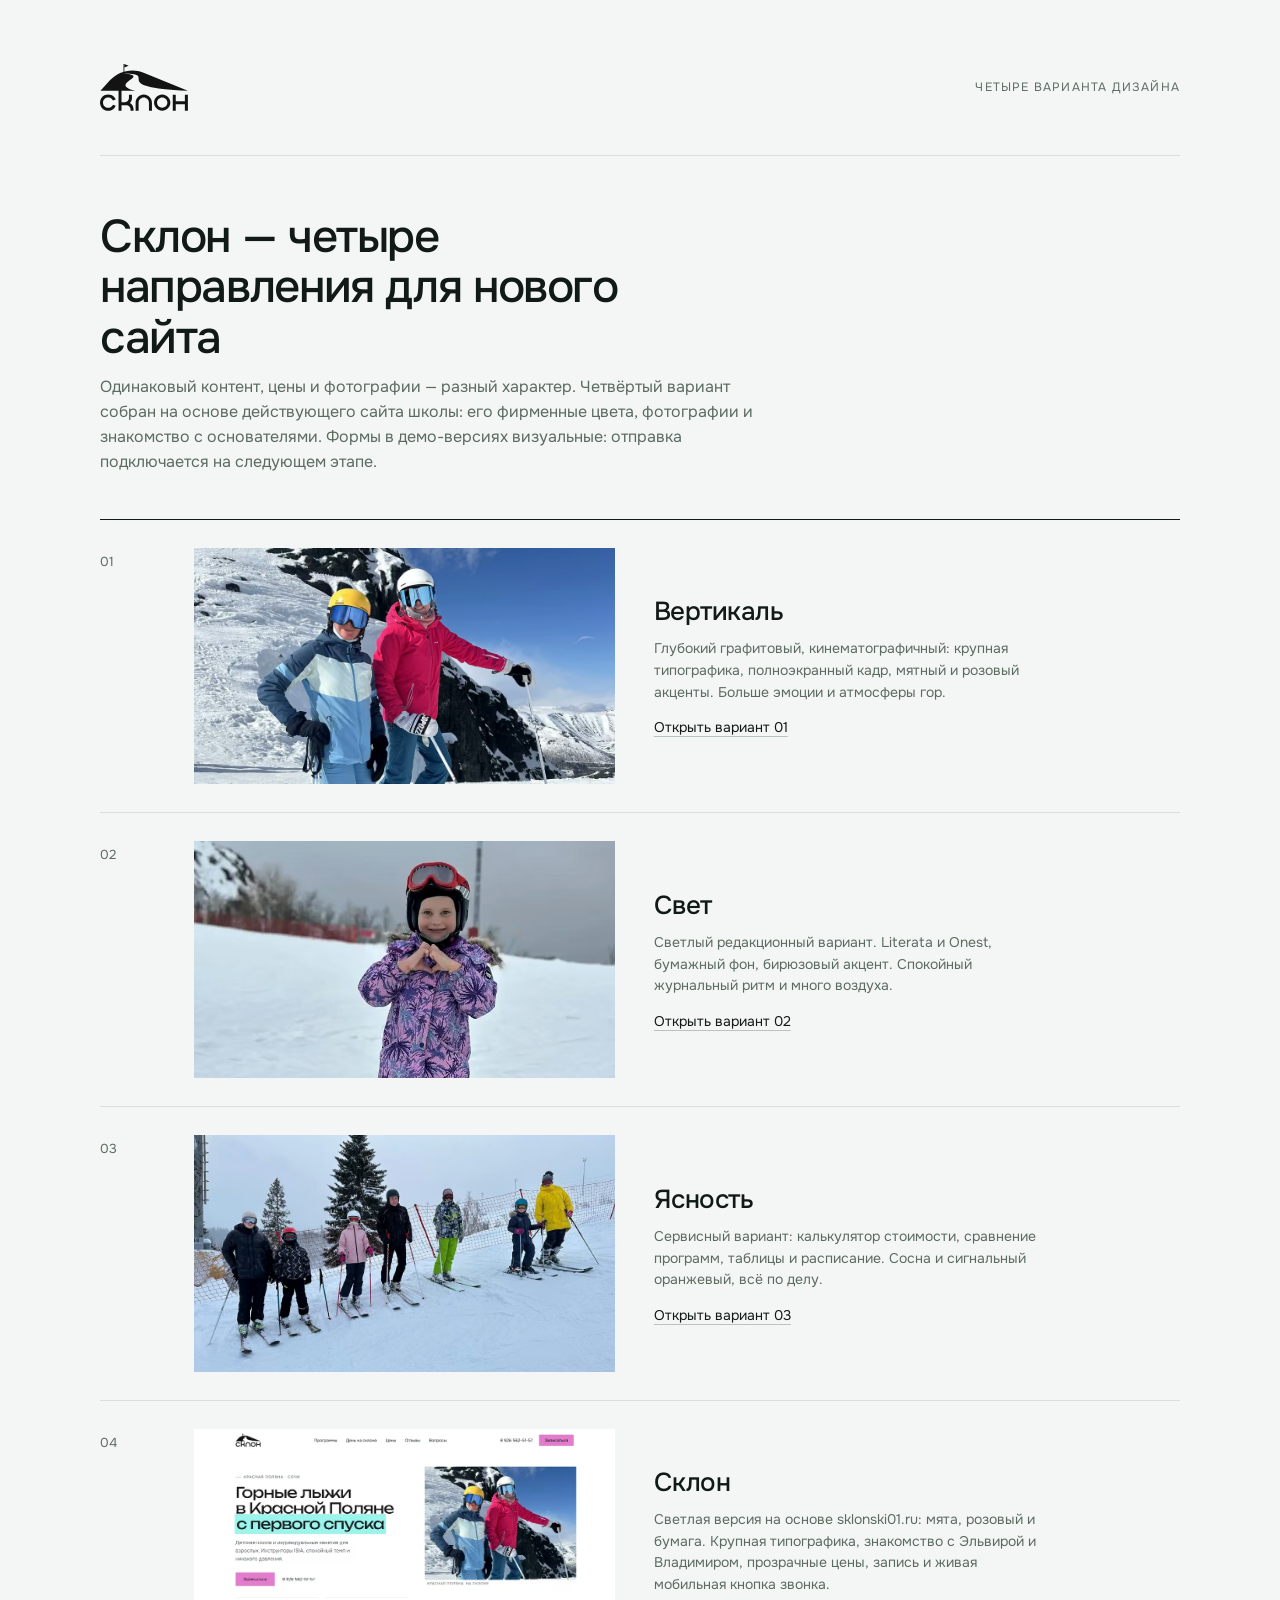
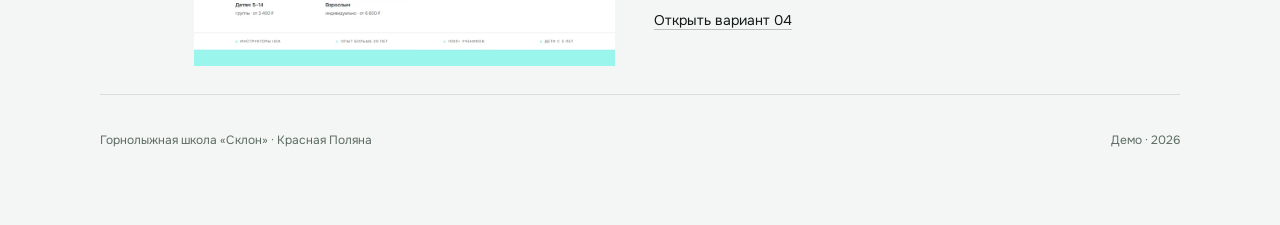
<file: index.html>
<!DOCTYPE html>
<html lang="ru">
<head>
<meta charset="utf-8">
<meta name="viewport" content="width=device-width, initial-scale=1">
<title>Склон — четыре варианта дизайна</title>
<meta name="robots" content="noindex">
<meta name="theme-color" content="#F4F6F5">
<link rel="icon" href="assets/img/favicon.svg" type="image/svg+xml">
<style>
@font-face{font-family:Onest;font-style:normal;font-weight:400;font-display:swap;src:url(assets/fonts/onest-400-cyr.woff2) format("woff2");unicode-range:U+0301,U+0400-045F,U+0490-0491,U+04B0-04B1,U+2116}
@font-face{font-family:Onest;font-style:normal;font-weight:500;font-display:swap;src:url(assets/fonts/onest-500-cyr.woff2) format("woff2");unicode-range:U+0301,U+0400-045F,U+0490-0491,U+04B0-04B1,U+2116}
@font-face{font-family:Onest;font-style:normal;font-weight:400;font-display:swap;src:url(assets/fonts/onest-400-lat.woff2) format("woff2");unicode-range:U+0000-00FF,U+0131,U+0152-0153,U+02BB-02BC,U+02C6,U+02DA,U+02DC,U+0304,U+0308,U+0329,U+2000-206F,U+20AC,U+2122,U+2191,U+2193,U+2212,U+2215,U+FEFF,U+FFFD}
@font-face{font-family:Onest;font-style:normal;font-weight:500;font-display:swap;src:url(assets/fonts/onest-500-lat.woff2) format("woff2");unicode-range:U+0000-00FF,U+0131,U+0152-0153,U+02BB-02BC,U+02C6,U+02DA,U+02DC,U+0304,U+0308,U+0329,U+2000-206F,U+20AC,U+2122,U+2191,U+2193,U+2212,U+2215,U+FEFF,U+FFFD}
*,*::before,*::after{box-sizing:border-box}
body{margin:0;background:#F4F6F5;color:#121A17;font:400 16px/1.55 Onest,"Segoe UI",Arial,sans-serif;-webkit-font-smoothing:antialiased}
img{display:block;max-width:100%;height:auto}
a{color:inherit;text-decoration:none}
.wrap{max-width:1120px;margin-inline:auto;padding:clamp(28px,5vw,64px) 20px}
.top{display:flex;align-items:center;justify-content:space-between;gap:24px;padding-bottom:clamp(24px,4vw,44px);border-bottom:1px solid #D9DFDB}
.top img{width:88px}
.top p{margin:0;font-size:12px;letter-spacing:.1em;text-transform:uppercase;color:#5C6B62}
h1{font-size:clamp(28px,4.6vw,46px);font-weight:500;line-height:1.1;letter-spacing:-.03em;margin:clamp(32px,5vw,56px) 0 12px;max-width:20ch}
.lead{margin:0 0 clamp(28px,4vw,44px);max-width:62ch;color:#5C6B62}
.list{border-top:1px solid #121A17}
.item{display:grid;grid-template-columns:56px minmax(0,4fr) minmax(0,5fr);gap:clamp(16px,3vw,40px);align-items:center;padding:clamp(18px,2.6vw,28px) 0;border-bottom:1px solid #D9DFDB}
.num{font-size:13px;color:#5C6B62;font-variant-numeric:tabular-nums;align-self:start;padding-top:4px}
.item figure{margin:0;aspect-ratio:16/9;overflow:hidden;background:#E4E9E5}
.item img{width:100%;height:100%;object-fit:cover;transition:transform .4s ease}
.item a:hover img{transform:scale(1.02)}
.item h2{font-size:clamp(20px,2.4vw,26px);font-weight:500;letter-spacing:-.02em;margin:0}
.item p{margin:6px 0 0;max-width:44ch;font-size:14px;color:#5C6B62}
.open{display:inline-block;margin-top:14px;font-size:14px;text-decoration:underline;text-underline-offset:4px;text-decoration-color:#B9C3BC}
.item a:hover .open{text-decoration-color:#E8552D}
.foot{display:flex;flex-wrap:wrap;justify-content:space-between;gap:12px;padding-top:24px;font-size:12px;color:#5C6B62}
@media (max-width:760px){
  .item{grid-template-columns:1fr;gap:12px}
  .num{padding-top:0}
  .item figure{aspect-ratio:16/10}
  .item h2{margin-top:2px}
}
</style>
</head>
<body>
<div class="wrap">
  <header class="top">
    <img src="assets/img/logo.svg" alt="Склон" width="88" height="47">
    <p>Четыре варианта дизайна</p>
  </header>

  <h1>Склон — четыре направления для нового сайта</h1>
  <p class="lead">Одинаковый контент, цены и фотографии — разный характер. Четвёртый вариант собран на основе действующего сайта школы: его фирменные цвета, фотографии и знакомство с основателями. Формы в демо-версиях визуальные: отправка подключается на следующем этапе.</p>

  <div class="list">
    <article class="item">
      <span class="num">01</span>
      <figure>
        <picture>
          <source type="image/avif" srcset="assets/img/wide-1000.avif 1000w" sizes="(max-width:760px) 92vw, 42vw">
          <source type="image/webp" srcset="assets/img/wide-1000.webp 1000w" sizes="(max-width:760px) 92vw, 42vw">
          <img src="assets/img/wide-1000.jpg" width="1000" height="563" alt="Две лыжницы на вершине" loading="lazy">
        </picture>
      </figure>
      <div>
        <h2>Вертикаль</h2>
        <p>Глубокий графитовый, кинематографичный: крупная типографика, полноэкранный кадр, мятный и розовый акценты. Больше эмоции и атмосферы гор.</p>
        <a href="v1/"><span class="open">Открыть вариант 01</span></a>
      </div>
    </article>

    <article class="item">
      <span class="num">02</span>
      <figure>
        <picture>
          <source type="image/avif" srcset="assets/img/hero-720.avif 720w" sizes="(max-width:760px) 92vw, 42vw">
          <source type="image/webp" srcset="assets/img/hero-720.webp 720w" sizes="(max-width:760px) 92vw, 42vw">
          <img src="assets/img/hero-720.jpg" width="720" height="900" alt="Девочка в шлеме на склоне" loading="lazy" style="object-position:50% 24%">
        </picture>
      </figure>
      <div>
        <h2>Свет</h2>
        <p>Светлый редакционный вариант. Literata и Onest, бумажный фон, бирюзовый акцент. Спокойный журнальный ритм и много воздуха.</p>
        <a href="v2/"><span class="open">Открыть вариант 02</span></a>
      </div>
    </article>

    <article class="item">
      <span class="num">03</span>
      <figure>
        <picture>
          <source type="image/avif" srcset="assets/img/lineup-1080.avif 1080w" sizes="(max-width:760px) 92vw, 42vw">
          <source type="image/webp" srcset="assets/img/lineup-1080.webp 1080w" sizes="(max-width:760px) 92vw, 42vw">
          <img src="assets/img/lineup-1080.jpg" width="1080" height="720" alt="Группа на склоне" loading="lazy">
        </picture>
      </figure>
      <div>
        <h2>Ясность</h2>
        <p>Сервисный вариант: калькулятор стоимости, сравнение программ, таблицы и расписание. Сосна и сигнальный оранжевый, всё по делу.</p>
        <a href="v3/"><span class="open">Открыть вариант 03</span></a>
      </div>
    </article>

    <article class="item">
      <span class="num">04</span>
      <figure>
        <picture>
          <source type="image/avif" srcset="assets/img/v4-hub-1000.avif 1000w" sizes="(max-width:760px) 92vw, 42vw">
          <source type="image/webp" srcset="assets/img/v4-hub-1000.webp 1000w" sizes="(max-width:760px) 92vw, 42vw">
          <img src="assets/img/v4-hub-1000.jpg" width="1000" height="563" alt="Светлая версия «Склон» с мятным акцентом" loading="lazy">
        </picture>
      </figure>
      <div>
        <h2>Склон</h2>
        <p>Светлая версия на основе sklonski01.ru: мята, розовый и бумага. Крупная типографика, знакомство с Эльвирой и Владимиром, прозрачные цены, запись и живая мобильная кнопка звонка.</p>
        <a href="v4/"><span class="open">Открыть вариант 04</span></a>
      </div>
    </article>
  </div>

  <footer class="foot">
    <p>Горнолыжная школа «Склон» · Красная Поляна</p>
    <p>Демо · 2026</p>
  </footer>
</div>
</body>
</html>
</file>
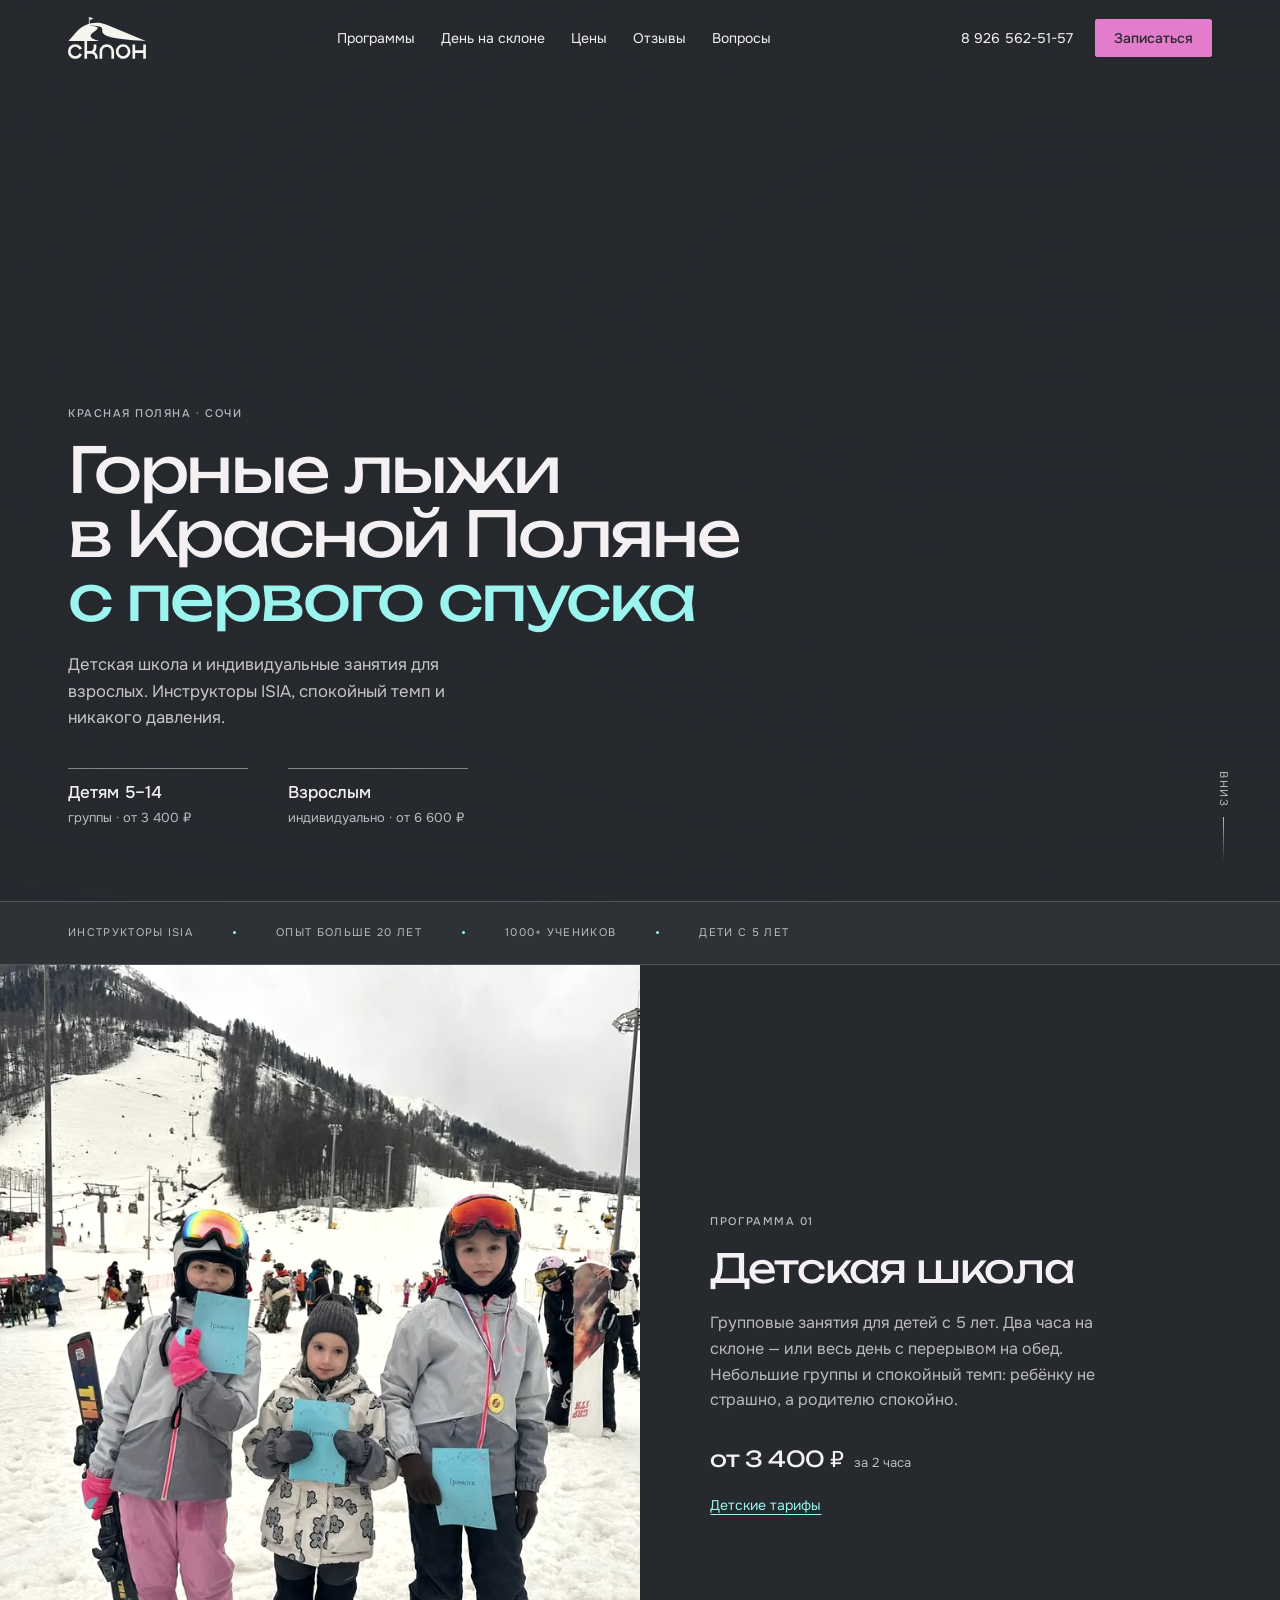
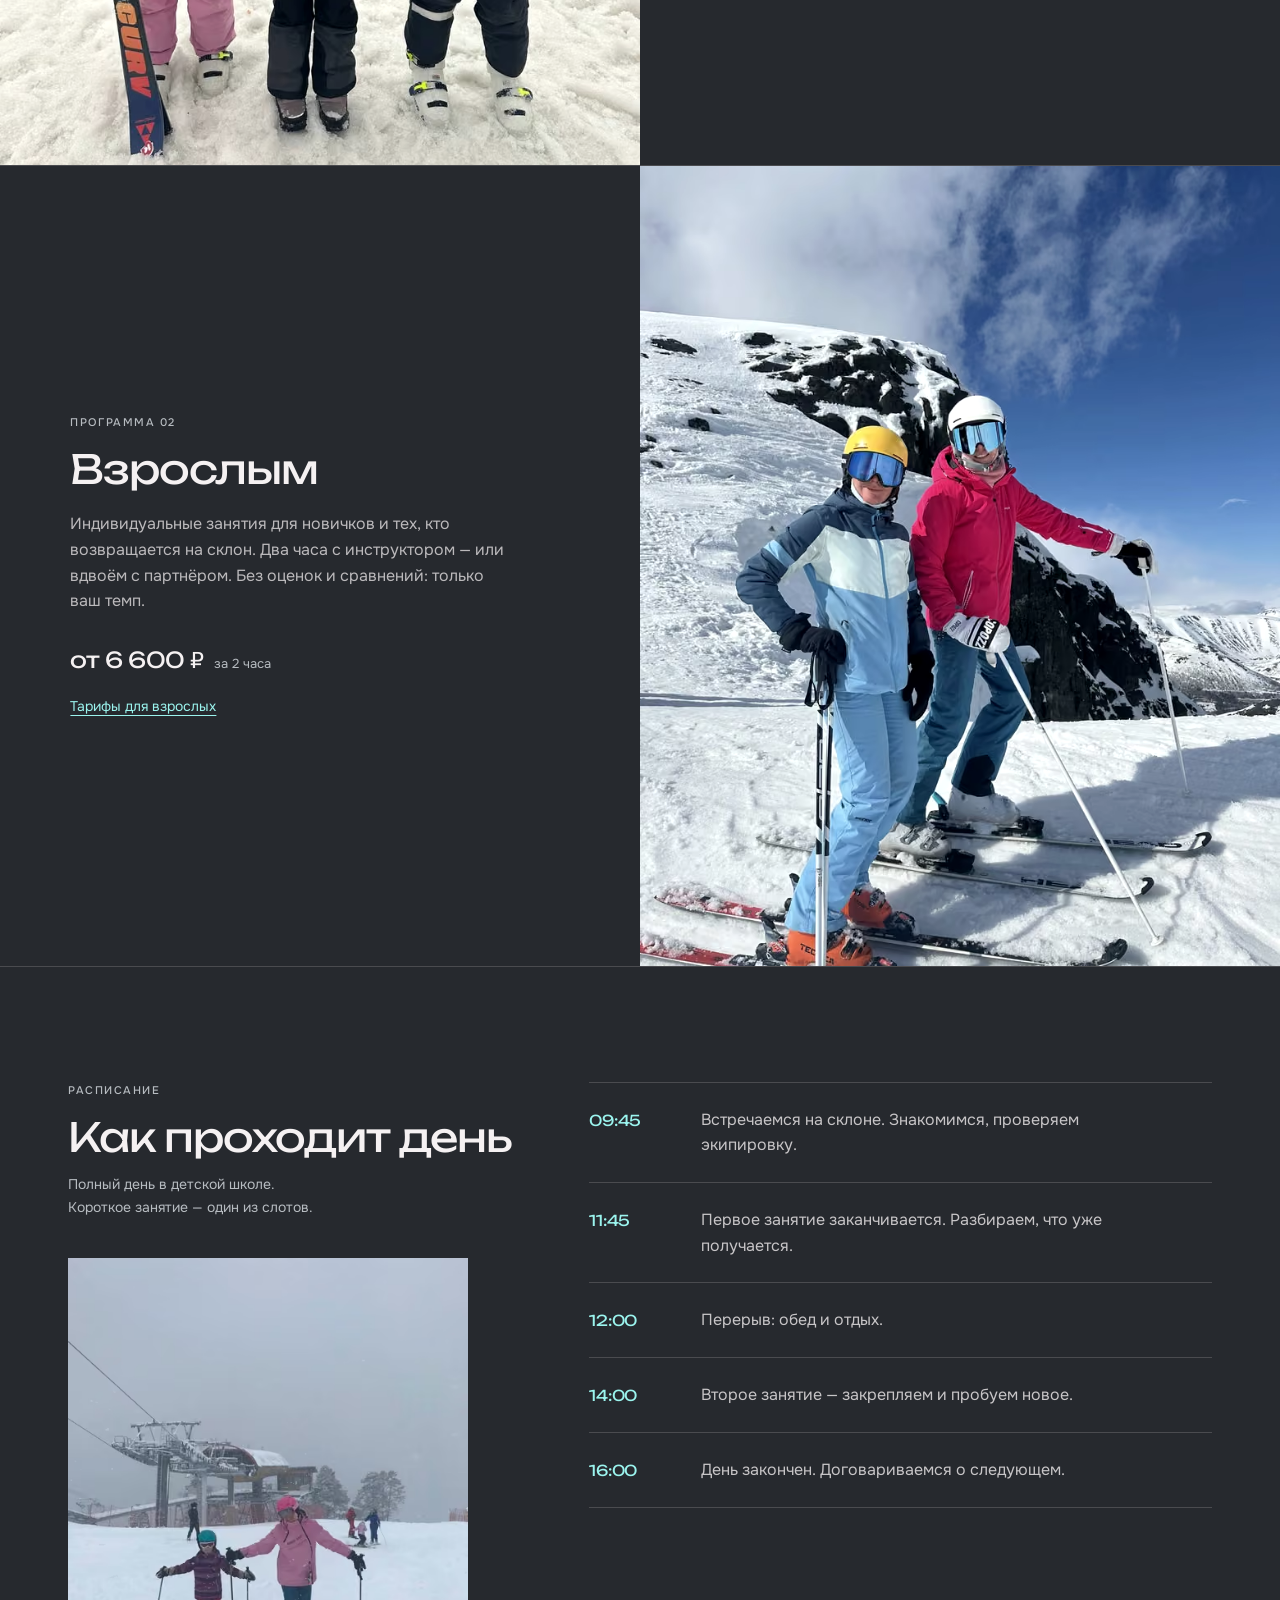
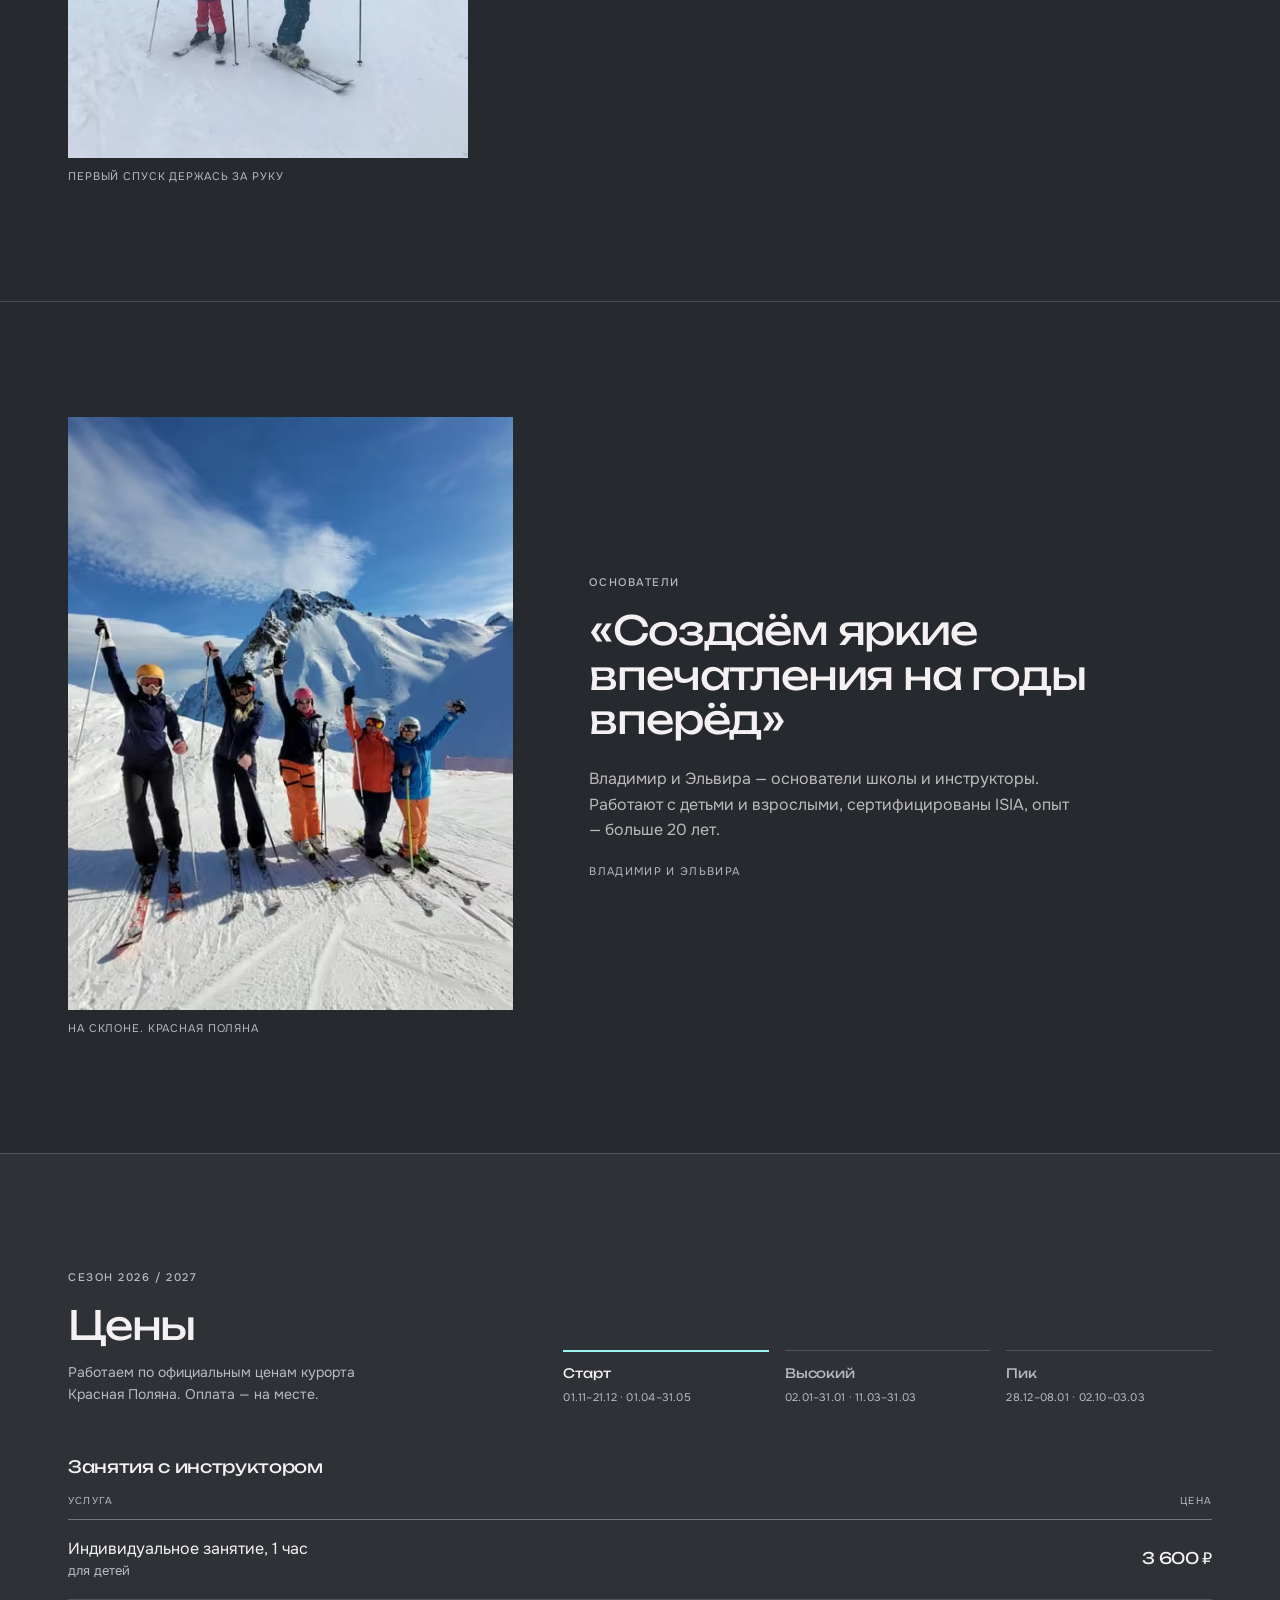
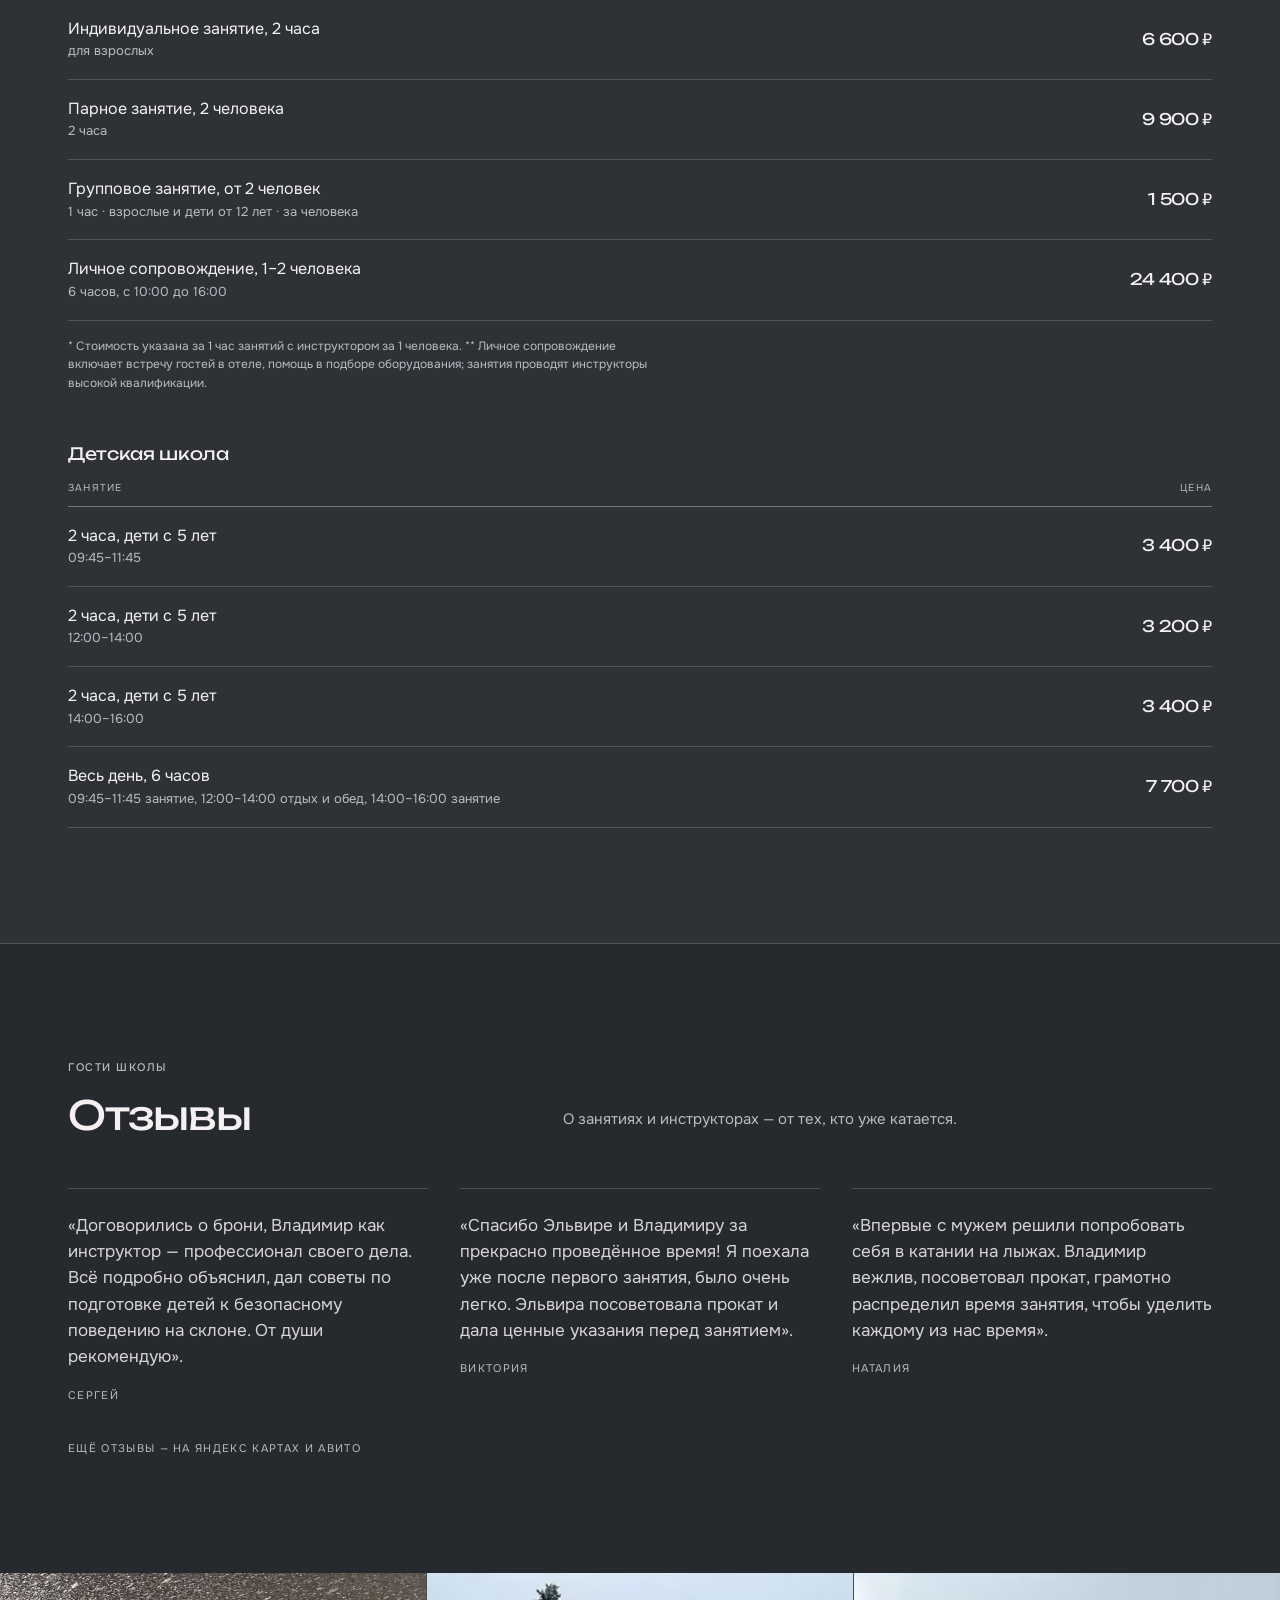
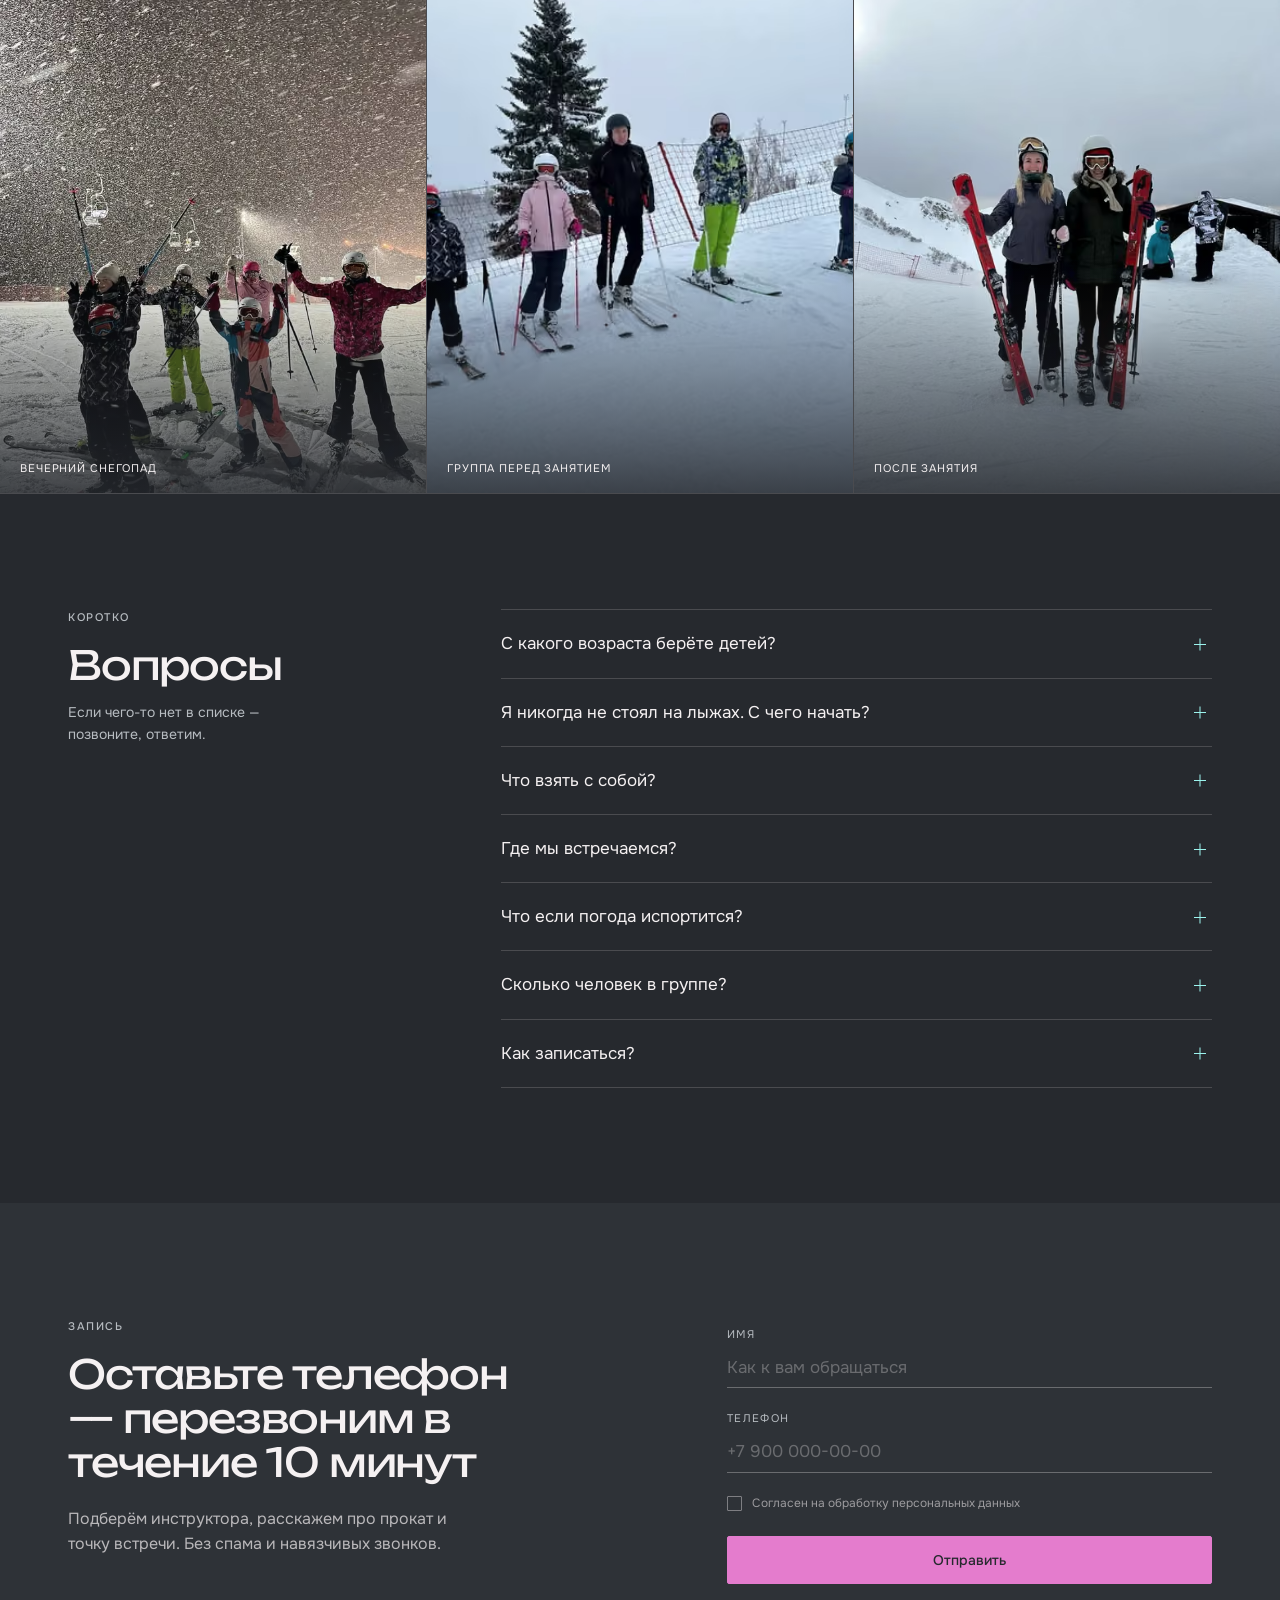
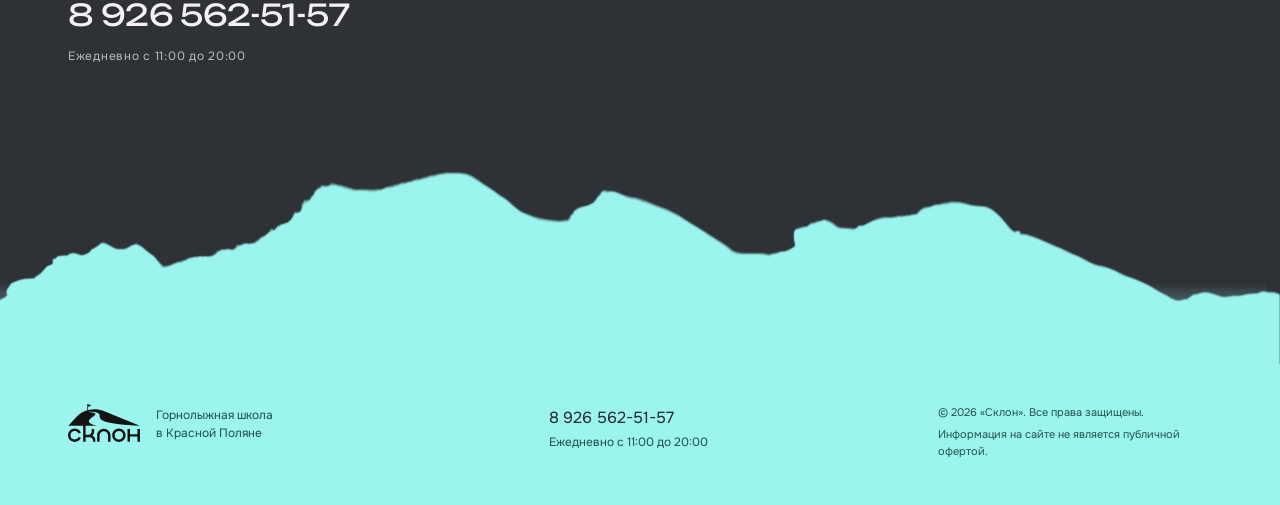
<file: v1/index.html>
<!DOCTYPE html>
<html lang="ru">
<head>
<meta charset="utf-8">
<meta name="viewport" content="width=device-width, initial-scale=1">
<title>Склон — горнолыжная школа в Красной Поляне. Дети и взрослые</title>
<meta name="description" content="Горнолыжная школа «Склон» в Красной Поляне: занятия для детей с 5 лет и взрослых. Инструкторы ISIA, опыт больше 20 лет. Индивидуально или в группе. Цены и запись.">
<meta name="theme-color" content="#26292E">
<meta name="format-detection" content="telephone=no">
<meta property="og:type" content="website">
<meta property="og:title" content="Склон — горнолыжная школа в Красной Поляне">
<meta property="og:description" content="Детская школа и индивидуальные занятия для взрослых. Инструкторы ISIA, 1000+ учеников.">
<meta property="og:image" content="../assets/img/og-1200.jpg">
<link rel="icon" href="../assets/img/favicon.svg" type="image/svg+xml">
<link rel="preload" href="../assets/fonts/unbounded-400-cyr.woff2" as="font" type="font/woff2" crossorigin>
<link rel="preload" href="../assets/fonts/onest-400-cyr.woff2" as="font" type="font/woff2" crossorigin>
<link rel="preload" as="image" href="../assets/img/wide-2000.avif" type="image/avif">
<link rel="stylesheet" href="style.css">
<script>document.documentElement.classList.add('js')</script>
</head>
<body>
<a class="skip" href="#main">Перейти к содержанию</a>

<header class="hdr" id="top">
  <div class="wrap hdr__in">
    <a class="hdr__logo" href="#top" aria-label="Склон — на главную">
      <img src="../assets/img/logo-light.svg" alt="Склон" width="78" height="41">
    </a>
    <nav class="nav" aria-label="Основная навигация">
      <a href="#programs">Программы</a>
      <a href="#day">День на склоне</a>
      <a href="#prices">Цены</a>
      <a href="#reviews">Отзывы</a>
      <a href="#faq">Вопросы</a>
    </nav>
    <div class="hdr__side">
      <a class="hdr__tel" href="tel:+79265625157">8 926 562-51-57</a>
      <a class="btn btn--sm" href="#booking">Записаться</a>
      <button class="burger" type="button" aria-expanded="false" aria-controls="mnav" aria-label="Открыть меню">
        <span></span><span></span>
      </button>
    </div>
  </div>
  <div class="mnav" id="mnav" aria-hidden="true">
    <nav class="mnav__nav" aria-label="Мобильная навигация">
      <a href="#programs">Программы</a>
      <a href="#day">День на склоне</a>
      <a href="#prices">Цены</a>
      <a href="#reviews">Отзывы</a>
      <a href="#faq">Вопросы</a>
    </nav>
    <div class="mnav__foot">
      <a class="mnav__tel" href="tel:+79265625157">8 926 562-51-57</a>
      <a class="btn" href="#booking">Записаться</a>
    </div>
  </div>
</header>

<main id="main">

  <section class="hero">
    <div class="hero__bg">
      <picture>
        <source type="image/avif" srcset="../assets/img/wide-1000.avif 1000w, ../assets/img/wide-1600.avif 1600w, ../assets/img/wide-2000.avif 2000w" sizes="100vw">
        <source type="image/webp" srcset="../assets/img/wide-1000.webp 1000w, ../assets/img/wide-1600.webp 1600w, ../assets/img/wide-2000.webp 2000w" sizes="100vw">
        <img src="../assets/img/wide-2000.jpg" width="2000" height="1125" alt="Две лыжницы на вершине в солнечный день" fetchpriority="high" decoding="async">
      </picture>
    </div>
    <div class="wrap hero__content">
      <p class="kicker">Красная Поляна · Сочи</p>
      <h1 class="hero__title">
        <span class="line">Горные лыжи</span>
        <span class="line">в Красной Поляне</span>
        <span class="line"><em>с первого спуска</em></span>
      </h1>
      <p class="hero__lead">Детская школа и индивидуальные занятия для взрослых. Инструкторы ISIA, спокойный темп и никакого давления.</p>
      <div class="doors">
        <a class="door" href="#kids"><span class="door__t">Детям 5–14</span><span class="door__s">группы · от 3 400 ₽</span></a>
        <a class="door" href="#adults"><span class="door__t">Взрослым</span><span class="door__s">индивидуально · от 6 600 ₽</span></a>
      </div>
    </div>
    <div class="hero__scroll" aria-hidden="true"><span>Вниз</span></div>
  </section>

  <div class="ribbon">
    <div class="wrap ribbon__in">
      <span>Инструкторы ISIA</span>
      <span>Опыт больше 20 лет</span>
      <span>1000+ учеников</span>
      <span>Дети с 5 лет</span>
    </div>
  </div>

  <section id="programs">
    <article class="program" id="kids">
      <figure class="program__media">
        <picture>
          <source type="image/avif" srcset="../assets/img/kids-520.avif 520w, ../assets/img/kids-780.avif 780w" sizes="(max-width: 900px) 100vw, 50vw">
          <source type="image/webp" srcset="../assets/img/kids-520.webp 520w, ../assets/img/kids-780.webp 780w" sizes="(max-width: 900px) 100vw, 50vw">
          <img src="../assets/img/kids-780.jpg" width="780" height="975" alt="Трое детей с грамотами после занятия на снегу" loading="lazy" decoding="async">
        </picture>
      </figure>
      <div class="program__text">
        <p class="kicker">Программа 01</p>
        <h2 class="h2">Детская школа</h2>
        <p class="program__lead">Групповые занятия для детей с 5 лет. Два часа на склоне — или весь день с перерывом на обед. Небольшие группы и спокойный темп: ребёнку не страшно, а родителю спокойно.</p>
        <p class="program__price">от 3 400 ₽ <span>за 2 часа</span></p>
        <a class="link" href="#prices">Детские тарифы</a>
      </div>
    </article>

    <article class="program program--rev" id="adults">
      <figure class="program__media">
        <picture>
          <source type="image/avif" srcset="../assets/img/adults-520.avif 520w, ../assets/img/adults-780.avif 780w" sizes="(max-width: 900px) 100vw, 50vw">
          <source type="image/webp" srcset="../assets/img/adults-520.webp 520w, ../assets/img/adults-780.webp 780w" sizes="(max-width: 900px) 100vw, 50vw">
          <img src="../assets/img/adults-780.jpg" width="780" height="975" alt="Две лыжницы на вершине в солнечный день" loading="lazy" decoding="async">
        </picture>
      </figure>
      <div class="program__text">
        <p class="kicker">Программа 02</p>
        <h2 class="h2">Взрослым</h2>
        <p class="program__lead">Индивидуальные занятия для новичков и тех, кто возвращается на склон. Два часа с инструктором — или вдвоём с партнёром. Без оценок и сравнений: только ваш темп.</p>
        <p class="program__price">от 6 600 ₽ <span>за 2 часа</span></p>
        <a class="link" href="#prices">Тарифы для взрослых</a>
      </div>
    </article>
  </section>

  <section class="day" id="day">
    <div class="wrap day__grid">
      <div class="day__text">
        <p class="kicker">Расписание</p>
        <h2 class="h2">Как проходит день</h2>
        <p class="day__note">Полный день в детской школе. Короткое занятие — один из слотов.</p>
        <figure class="day__media">
          <picture>
            <source type="image/avif" srcset="../assets/img/day-480.avif 480w, ../assets/img/day-720.avif 720w" sizes="(max-width: 900px) 100vw, 36vw">
            <source type="image/webp" srcset="../assets/img/day-480.webp 480w, ../assets/img/day-720.webp 720w" sizes="(max-width: 900px) 100vw, 36vw">
            <img src="../assets/img/day-720.jpg" width="720" height="900" alt="Инструктор держит за руку ребёнка на склоне во время снегопада" loading="lazy" decoding="async">
          </picture>
          <figcaption>Первый спуск держась за руку</figcaption>
        </figure>
      </div>
      <ol class="timeline">
        <li><span class="timeline__time">09:45</span><p>Встречаемся на склоне. Знакомимся, проверяем экипировку.</p></li>
        <li><span class="timeline__time">11:45</span><p>Первое занятие заканчивается. Разбираем, что уже получается.</p></li>
        <li><span class="timeline__time">12:00</span><p>Перерыв: обед и отдых.</p></li>
        <li><span class="timeline__time">14:00</span><p>Второе занятие — закрепляем и пробуем новое.</p></li>
        <li><span class="timeline__time">16:00</span><p>День закончен. Договариваемся о следующем.</p></li>
      </ol>
    </div>
  </section>

  <section class="wrap team" id="team">
    <figure class="team__media">
      <picture>
        <source type="image/avif" srcset="../assets/img/team-480.avif 480w, ../assets/img/team-720.avif 720w" sizes="(max-width: 900px) 100vw, 34vw">
        <source type="image/webp" srcset="../assets/img/team-480.webp 480w, ../assets/img/team-720.webp 720w" sizes="(max-width: 900px) 100vw, 34vw">
        <img src="../assets/img/team-720.jpg" width="720" height="960" alt="Группа лыжников на склоне поднимает руки на фоне вершины" loading="lazy" decoding="async">
      </picture>
      <figcaption>На склоне. Красная Поляна</figcaption>
    </figure>
    <div class="team__text">
      <p class="kicker">Основатели</p>
      <blockquote class="team__quote">«Создаём яркие впечатления на годы вперёд»</blockquote>
      <p class="team__body">Владимир и Эльвира — основатели школы и инструкторы. Работают с детьми и взрослыми, сертифицированы ISIA, опыт — больше 20 лет.</p>
      <p class="team__sign">Владимир и Эльвира</p>
    </div>
  </section>

  <section class="prices" id="prices">
    <div class="wrap">
      <div class="prices__head">
        <div>
          <p class="kicker">Сезон 2026 / 2027</p>
          <h2 class="h2">Цены</h2>
          <p class="prices__note">Работаем по официальным ценам курорта Красная Поляна. Оплата — на месте.</p>
        </div>
        <div class="seasons" role="tablist" aria-label="Сезон">
          <button class="season is-active" type="button" role="tab" id="tab-s" aria-selected="true" aria-controls="price-instructor price-kids" data-season="s">
            <span class="season__name">Старт</span>
            <span class="season__dates">01.11–21.12 · 01.04–31.05</span>
          </button>
          <button class="season" type="button" role="tab" id="tab-h" aria-selected="false" aria-controls="price-instructor price-kids" data-season="h" tabindex="-1">
            <span class="season__name">Высокий</span>
            <span class="season__dates">02.01–31.01 · 11.03–31.03</span>
          </button>
          <button class="season" type="button" role="tab" id="tab-p" aria-selected="false" aria-controls="price-instructor price-kids" data-season="p" tabindex="-1">
            <span class="season__name">Пик</span>
            <span class="season__dates">28.12–08.01 · 02.10–03.03</span>
          </button>
        </div>
      </div>

      <div class="price-block">
        <h3 class="price-block__title" id="price-instructor">Занятия с инструктором</h3>
        <table class="ptable">
          <thead><tr><th scope="col">Услуга</th><th scope="col">Цена</th></tr></thead>
          <tbody>
            <tr><th scope="row"><span>Индивидуальное занятие, 1 час</span><small>для детей</small></th><td class="num" data-s="3600" data-h="4200" data-p="4800">3 600 ₽</td></tr>
            <tr><th scope="row"><span>Индивидуальное занятие, 2 часа</span><small>для взрослых</small></th><td class="num" data-s="6600" data-h="7400" data-p="8600">6 600 ₽</td></tr>
            <tr><th scope="row"><span>Парное занятие, 2 человека</span><small>2 часа</small></th><td class="num" data-s="9900" data-h="11100" data-p="13200">9 900 ₽</td></tr>
            <tr><th scope="row"><span>Групповое занятие, от 2 человек</span><small>1 час · взрослые и дети от 12 лет · за человека</small></th><td class="num" data-s="1500" data-h="1600" data-p="1700">1 500 ₽</td></tr>
            <tr><th scope="row"><span>Личное сопровождение, 1–2 человека</span><small>6 часов, с 10:00 до 16:00</small></th><td class="num" data-s="24400" data-h="27800" data-p="32400">24 400 ₽</td></tr>
          </tbody>
        </table>
        <p class="note">* Стоимость указана за 1 час занятий с инструктором за 1 человека. ** Личное сопровождение включает встречу гостей в отеле, помощь в подборе оборудования; занятия проводят инструкторы высокой квалификации.</p>
      </div>

      <div class="price-block">
        <h3 class="price-block__title" id="price-kids">Детская школа</h3>
        <table class="ptable">
          <thead><tr><th scope="col">Занятие</th><th scope="col">Цена</th></tr></thead>
          <tbody>
            <tr><th scope="row"><span>2 часа, дети с 5 лет</span><small>09:45–11:45</small></th><td class="num" data-s="3400" data-h="3600" data-p="4000">3 400 ₽</td></tr>
            <tr><th scope="row"><span>2 часа, дети с 5 лет</span><small>12:00–14:00</small></th><td class="num" data-s="3200" data-h="3400" data-p="3800">3 200 ₽</td></tr>
            <tr><th scope="row"><span>2 часа, дети с 5 лет</span><small>14:00–16:00</small></th><td class="num" data-s="3400" data-h="3600" data-p="4000">3 400 ₽</td></tr>
            <tr><th scope="row"><span>Весь день, 6 часов</span><small>09:45–11:45 занятие, 12:00–14:00 отдых и обед, 14:00–16:00 занятие</small></th><td class="num" data-s="7700" data-h="8500" data-p="9800">7 700 ₽</td></tr>
          </tbody>
        </table>
      </div>
    </div>
  </section>

  <section class="reviews" id="reviews">
    <div class="wrap">
      <div class="sec-head">
        <div><p class="kicker">Гости школы</p><h2 class="h2">Отзывы</h2></div>
        <p class="sec-head__note">О занятиях и инструкторах — от тех, кто уже катается.</p>
      </div>
      <div class="quotes">
        <figure class="quote">
          <blockquote>«Договорились о брони, Владимир как инструктор — профессионал своего дела. Всё подробно объяснил, дал советы по подготовке детей к безопасному поведению на склоне. От души рекомендую».</blockquote>
          <figcaption>Сергей</figcaption>
        </figure>
        <figure class="quote">
          <blockquote>«Спасибо Эльвире и Владимиру за прекрасно проведённое время! Я поехала уже после первого занятия, было очень легко. Эльвира посоветовала прокат и дала ценные указания перед занятием».</blockquote>
          <figcaption>Виктория</figcaption>
        </figure>
        <figure class="quote">
          <blockquote>«Впервые с мужем решили попробовать себя в катании на лыжах. Владимир вежлив, посоветовал прокат, грамотно распределил время занятия, чтобы уделить каждому из нас время».</blockquote>
          <figcaption>Наталия</figcaption>
        </figure>
      </div>
      <p class="proof">Ещё отзывы — на Яндекс Картах и Авито</p>
    </div>
  </section>

  <section class="gallery" id="gallery" aria-label="Фотографии со склона">
    <figure>
      <picture>
        <source type="image/avif" srcset="../assets/img/night-640.avif 640w" sizes="(max-width: 900px) 100vw, 33vw">
        <source type="image/webp" srcset="../assets/img/night-640.webp 640w" sizes="(max-width: 900px) 100vw, 33vw">
        <img src="../assets/img/night-640.jpg" width="640" height="800" alt="Группа лыжников под снегопадом вечером" loading="lazy" decoding="async">
      </picture>
      <figcaption>Вечерний снегопад</figcaption>
    </figure>
    <figure>
      <picture>
        <source type="image/avif" srcset="../assets/img/lineup-720.avif 720w, ../assets/img/lineup-1080.avif 1080w" sizes="(max-width: 900px) 100vw, 34vw">
        <source type="image/webp" srcset="../assets/img/lineup-720.webp 720w, ../assets/img/lineup-1080.webp 1080w" sizes="(max-width: 900px) 100vw, 34vw">
        <img src="../assets/img/lineup-1080.jpg" width="1080" height="720" alt="Группа детей и взрослых на склоне в пасмурный день" loading="lazy" decoding="async">
      </picture>
      <figcaption>Группа перед занятием</figcaption>
    </figure>
    <figure>
      <picture>
        <source type="image/avif" srcset="../assets/img/women-520.avif 520w, ../assets/img/women-780.avif 780w" sizes="(max-width: 900px) 100vw, 33vw">
        <source type="image/webp" srcset="../assets/img/women-520.webp 520w, ../assets/img/women-780.webp 780w" sizes="(max-width: 900px) 100vw, 33vw">
        <img src="../assets/img/women-780.jpg" width="780" height="975" alt="Две лыжницы с лыжами в руках на склоне" loading="lazy" decoding="async">
      </picture>
      <figcaption>После занятия</figcaption>
    </figure>
  </section>

  <section class="faq" id="faq">
    <div class="wrap faq__grid">
      <div class="faq__head">
        <p class="kicker">Коротко</p>
        <h2 class="h2">Вопросы</h2>
        <p class="faq__note">Если чего-то нет в списке — позвоните, ответим.</p>
      </div>
      <div class="faq__list">
        <details><summary>С какого возраста берёте детей?</summary><p>С 5 лет. Для самых маленьких — короткие занятия по 2 часа, чтобы не уставали.</p></details>
        <details><summary>Я никогда не стоял на лыжах. С чего начать?</summary><p>С индивидуального занятия: инструктор оценит уровень и подберёт темп. Большинство наших учеников начинают с нуля.</p></details>
        <details><summary>Что взять с собой?</summary><p>Тёплую одежду, шлем и очки. Лыжи и ботинки можно взять в прокате — подскажем, где. Точный список пришлём после брони.</p></details>
        <details><summary>Где мы встречаемся?</summary><p>На курорте Красная Поляна. Точное место и время инструктор подтвердит после брони.</p></details>
        <details><summary>Что если погода испортится?</summary><p>Если подъёмники закрыты, перенесём занятие на другой день или время.</p></details>
        <details><summary>Сколько человек в группе?</summary><p>Группы небольшие, от 2 человек. Точный состав зависит от даты и программы.</p></details>
        <details><summary>Как записаться?</summary><p>Оставьте телефон — перезвоним в течение 10 минут. Или позвоните сами: <a class="link" href="tel:+79265625157">8 926 562-51-57</a>.</p></details>
      </div>
    </div>
  </section>

  <section class="booking" id="booking">
    <div class="wrap booking__grid">
      <div class="booking__text">
        <p class="kicker">Запись</p>
        <h2 class="h2">Оставьте телефон — перезвоним в течение 10 минут</h2>
        <p class="booking__lead">Подберём инструктора, расскажем про прокат и точку встречи. Без спама и навязчивых звонков.</p>
        <a class="booking__tel" href="tel:+79265625157">8 926 562-51-57</a>
        <p class="booking__hours">Ежедневно с 11:00 до 20:00</p>
      </div>
      <form class="form" novalidate>
        <div class="field"><label for="name">Имя</label><input id="name" name="name" type="text" autocomplete="name" placeholder="Как к вам обращаться"></div>
        <div class="field"><label for="phone">Телефон</label><input id="phone" name="phone" type="tel" inputmode="tel" autocomplete="tel" placeholder="+7 900 000-00-00" required></div>
        <label class="check"><input type="checkbox" required><span>Согласен на обработку персональных данных</span></label>
        <button class="btn btn--wide" type="submit">Отправить</button>
        <p class="form__note" role="status" aria-live="polite"></p>
      </form>
    </div>
    <div class="ridge" aria-hidden="true"></div>
  </section>

</main>

<footer class="footer">
  <div class="wrap footer__in">
    <div class="footer__brand">
      <img src="../assets/img/logo.svg" alt="Склон" width="72" height="38">
      <p>Горнолыжная школа<br>в Красной Поляне</p>
    </div>
    <div class="footer__contacts">
      <a href="tel:+79265625157">8 926 562-51-57</a>
      <p>Ежедневно с 11:00 до 20:00</p>
    </div>
    <div class="footer__legal">
      <p>© 2026 «Склон». Все права защищены.</p>
      <p>Информация на сайте не является публичной офертой.</p>
    </div>
  </div>
</footer>

<script src="main.js" defer></script>
</body>
</html>
</file>
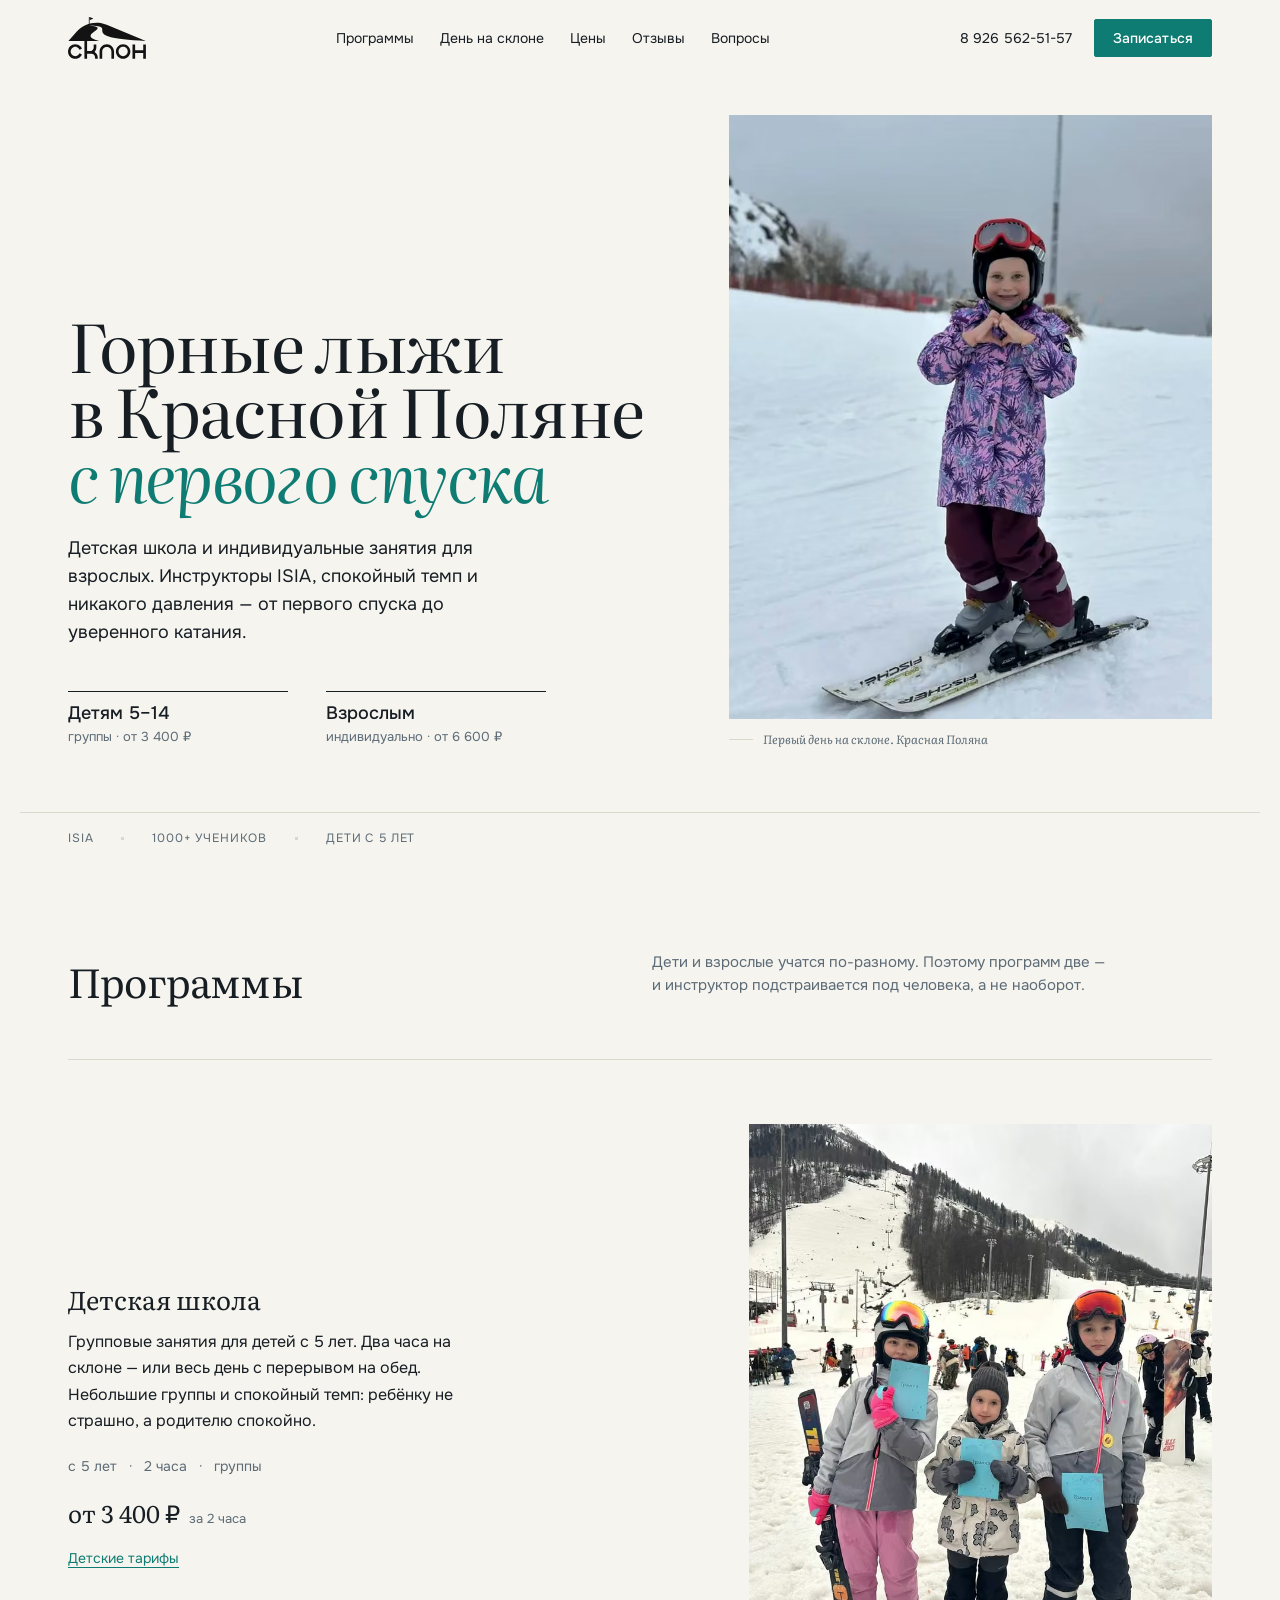
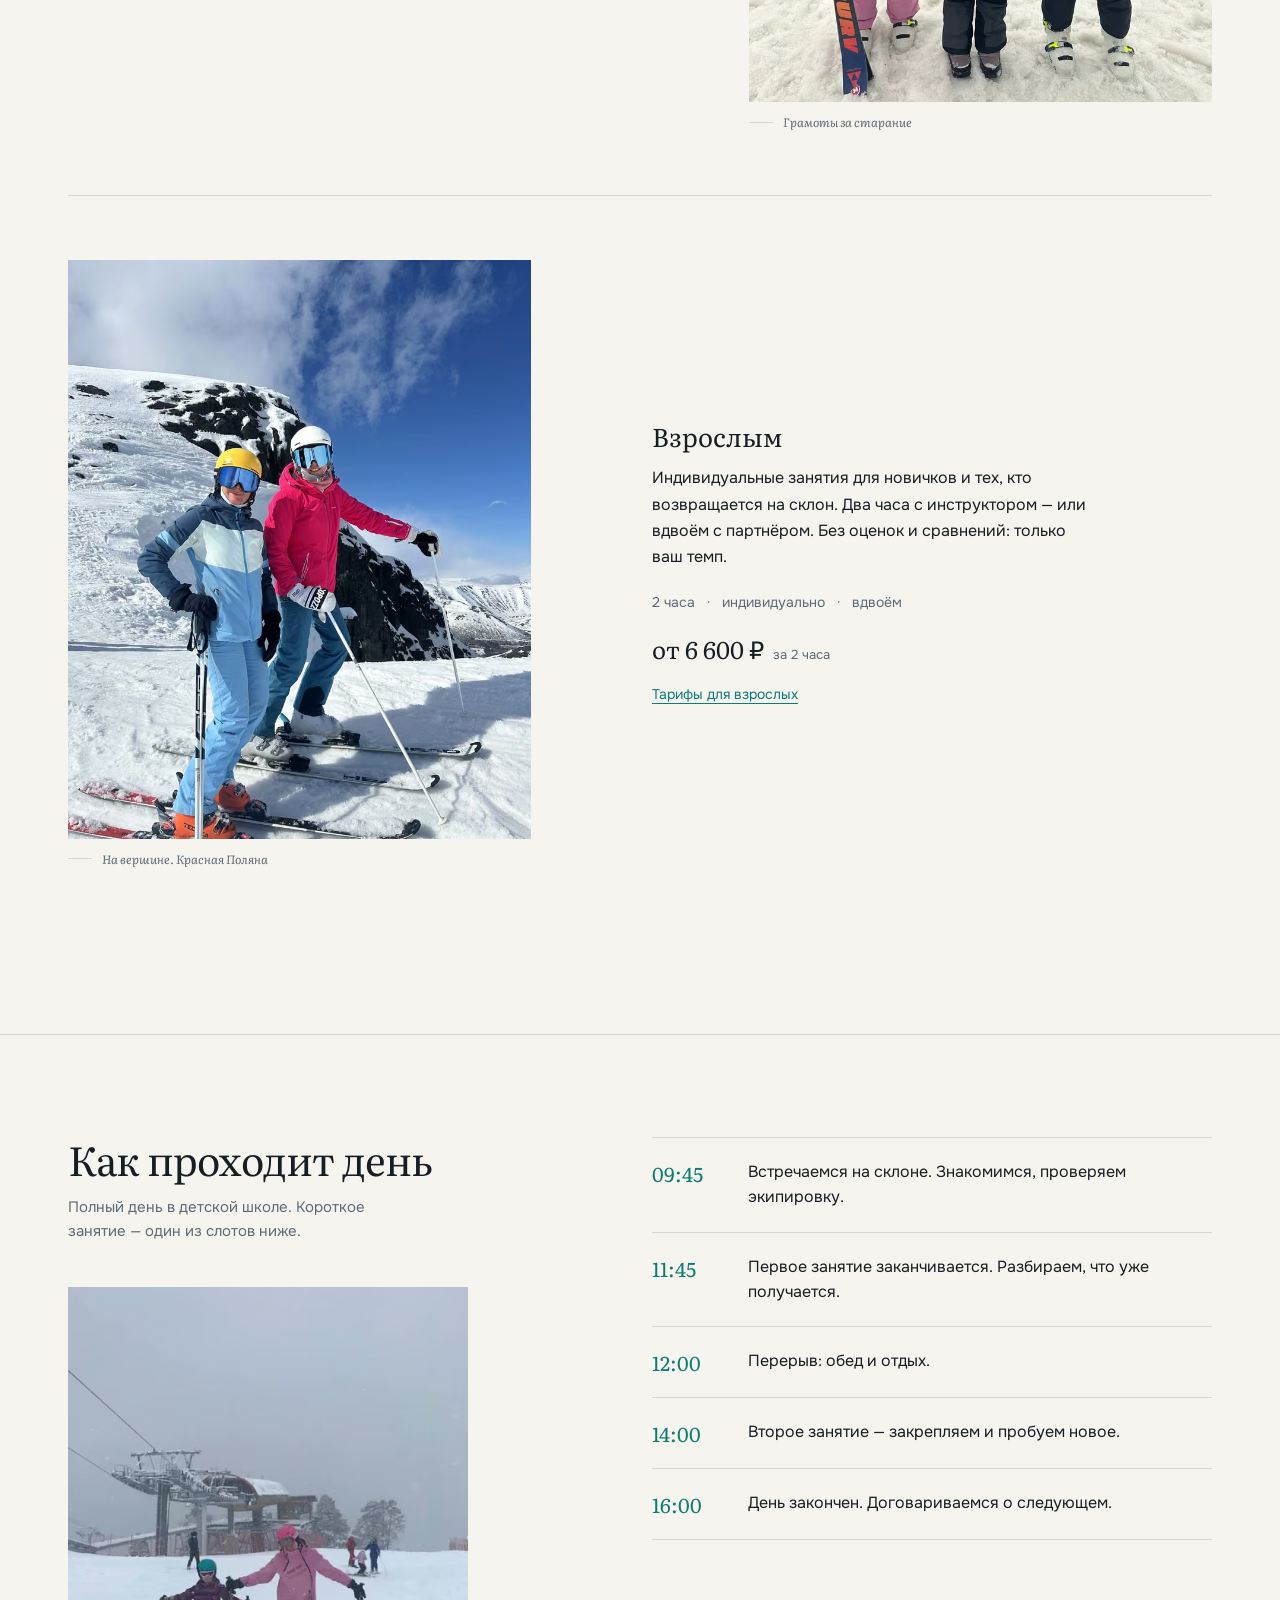
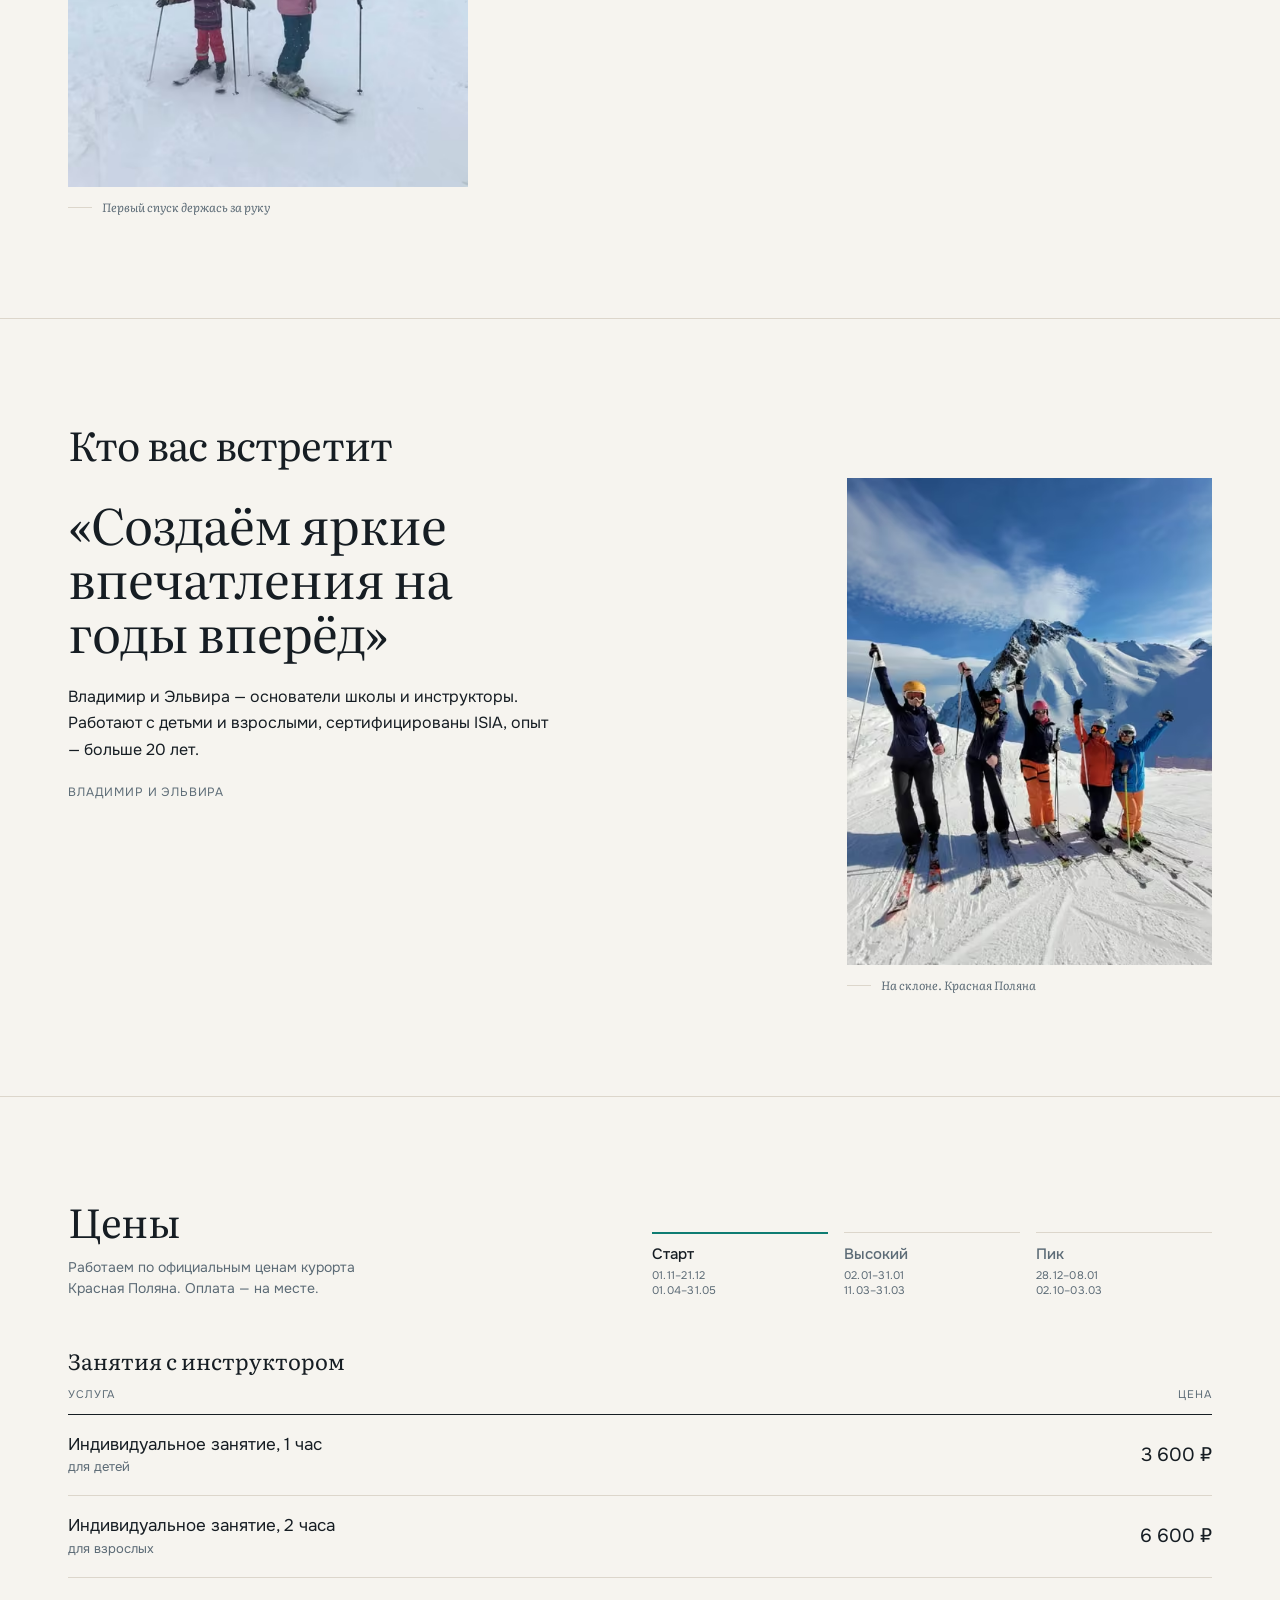
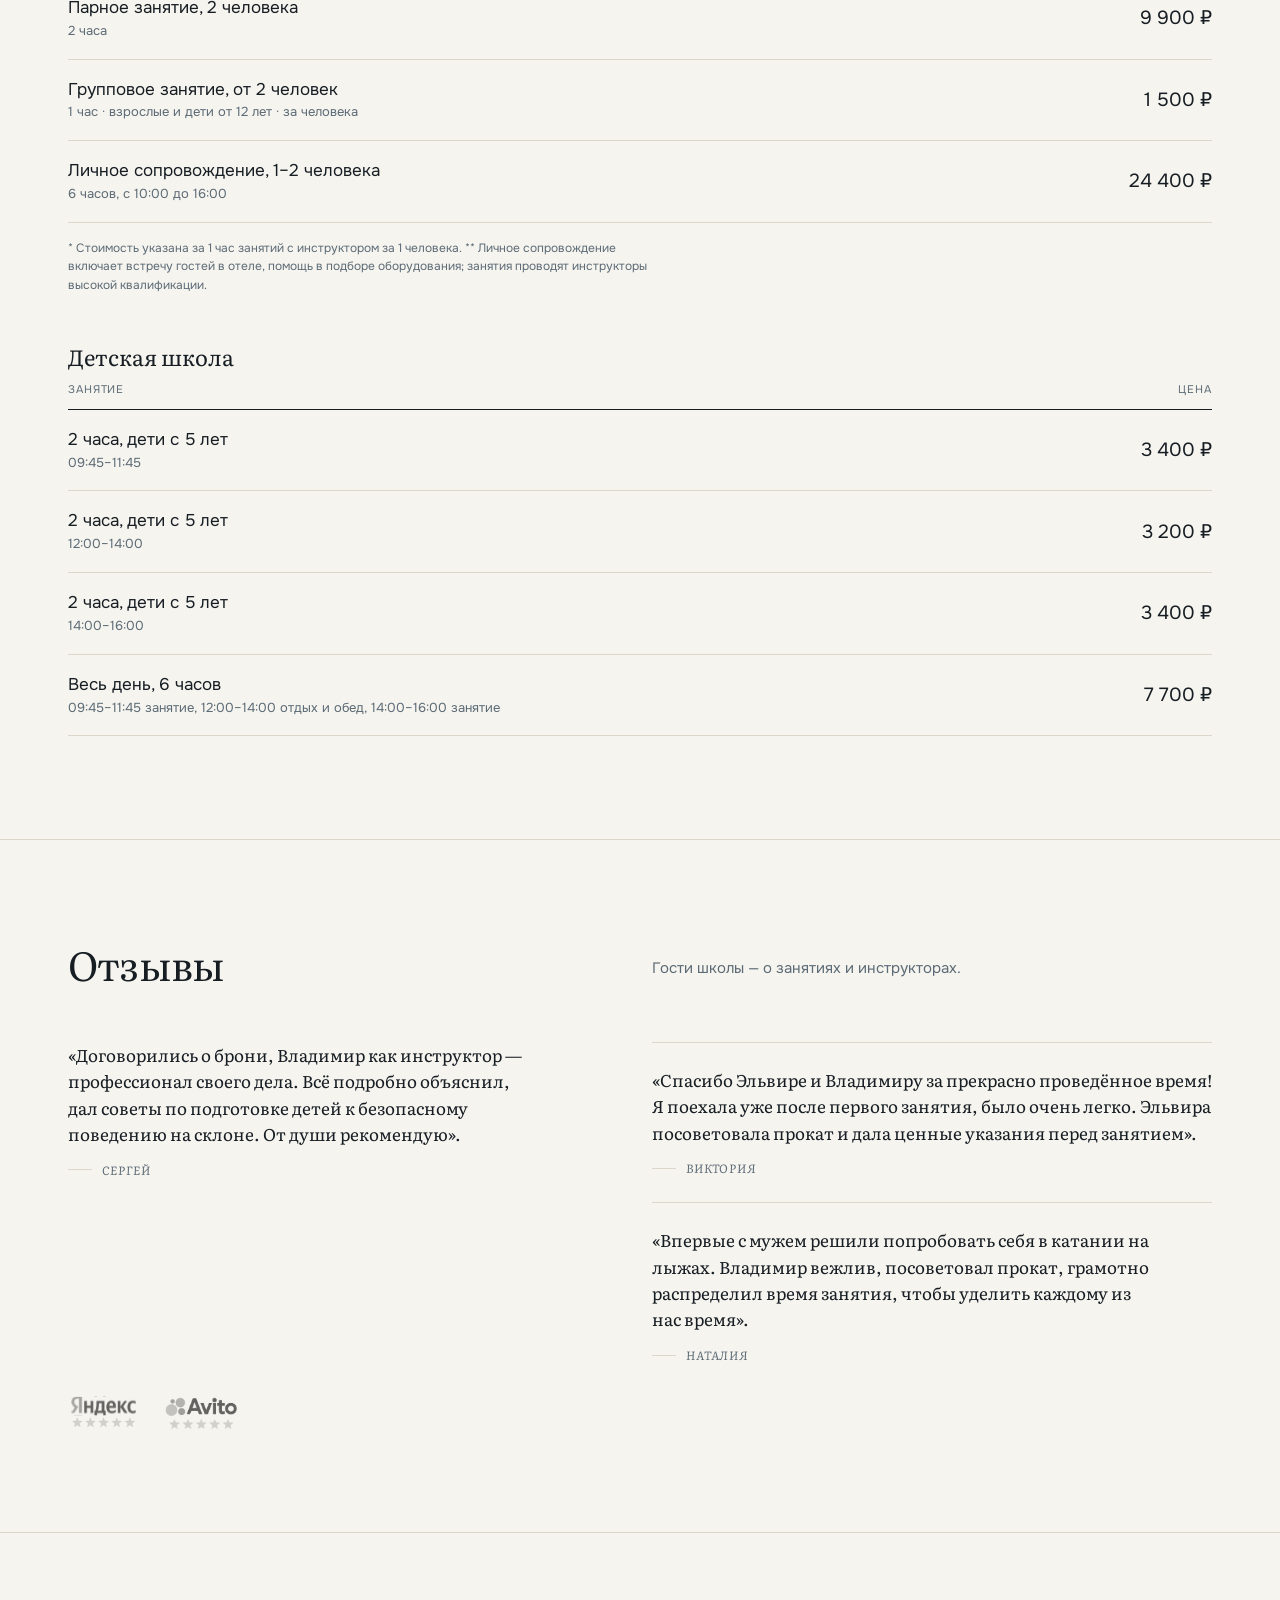
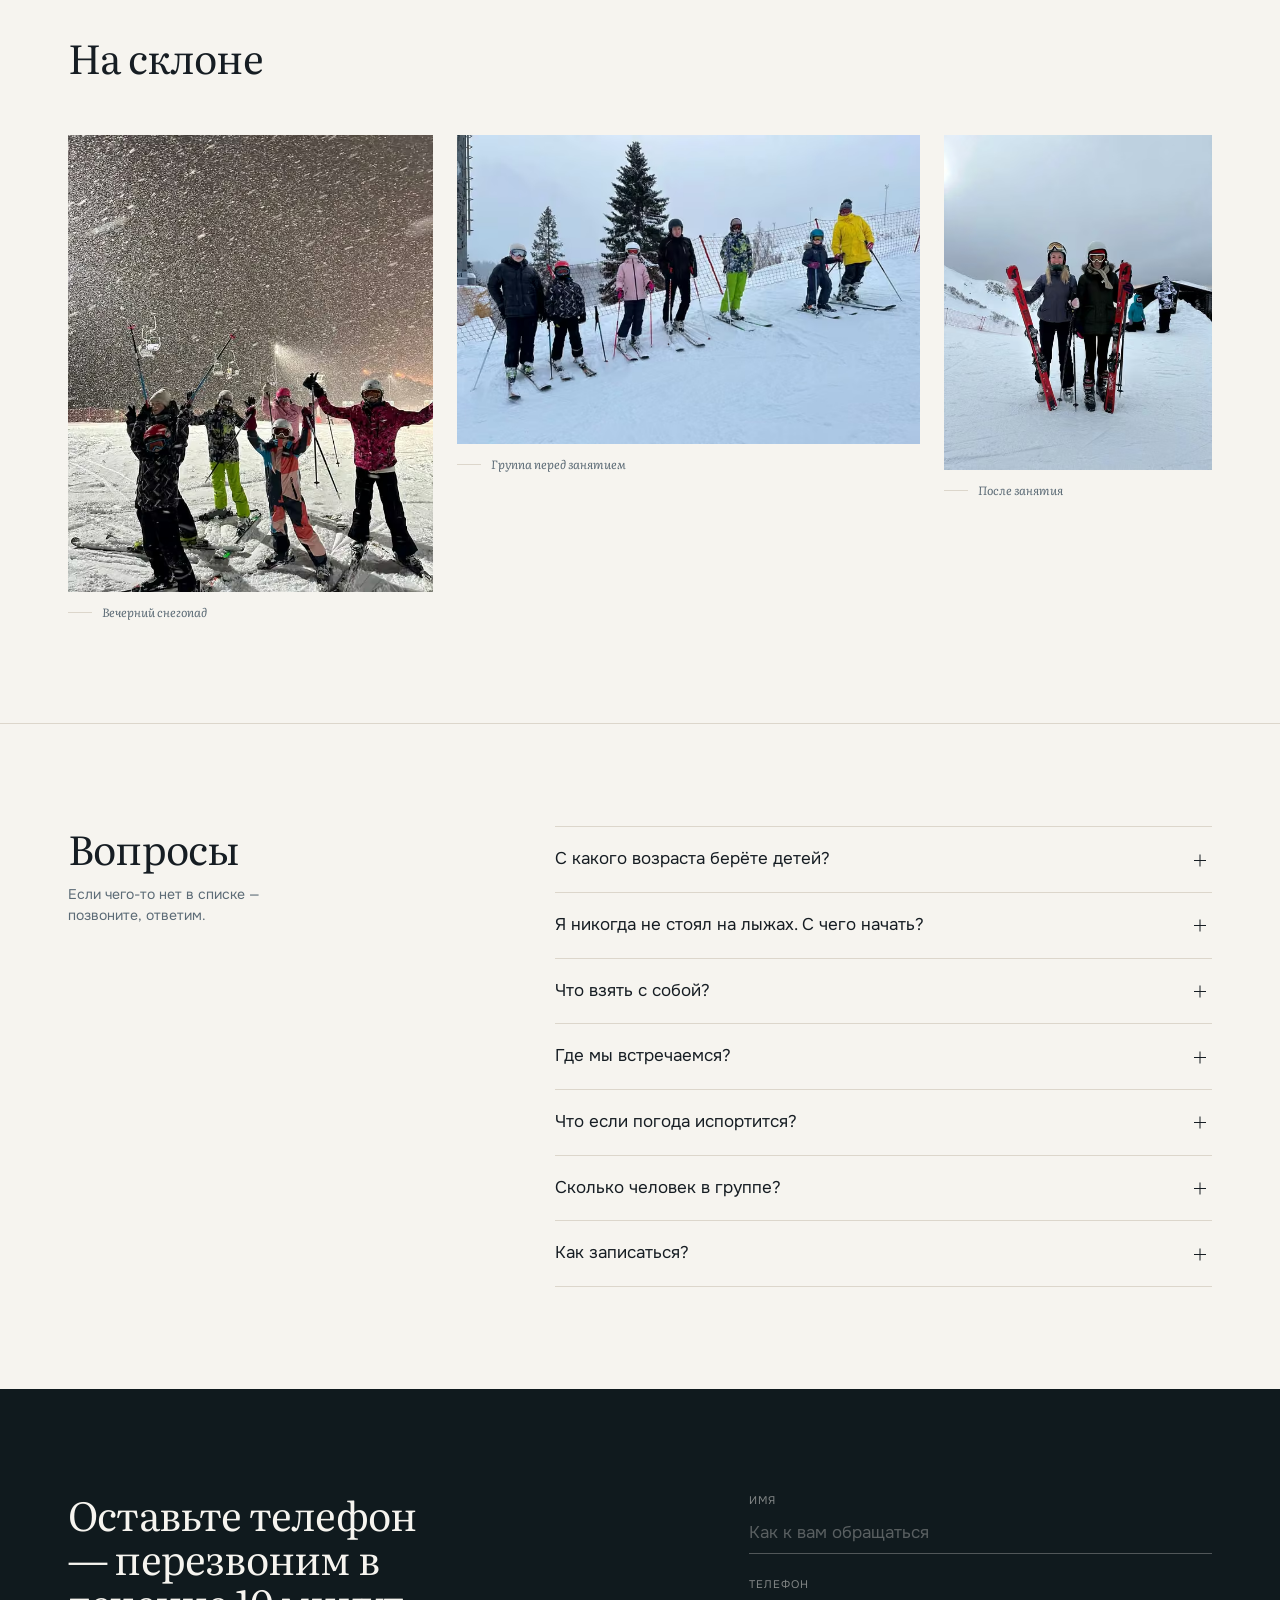
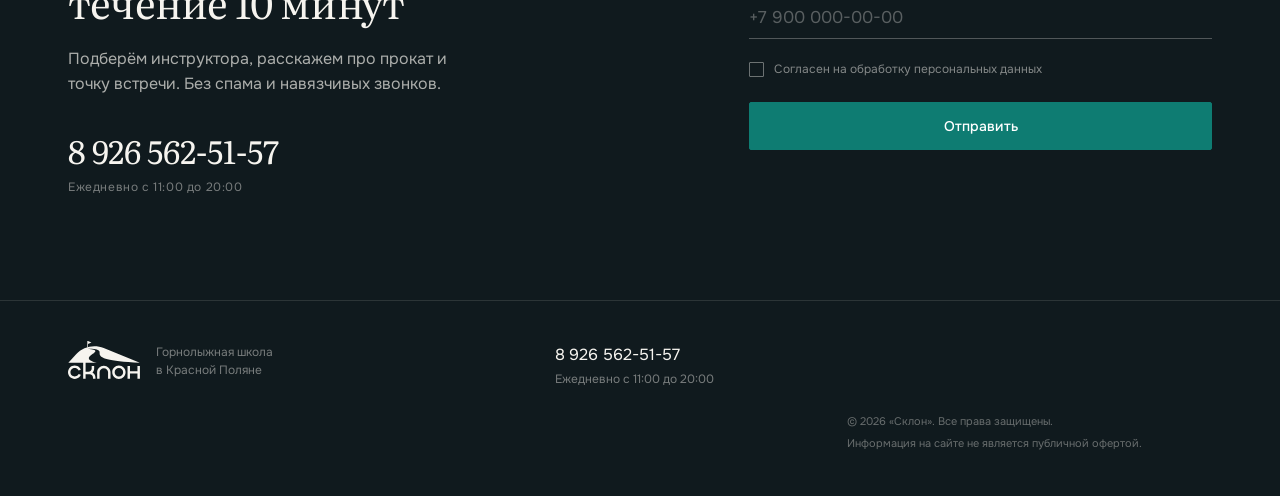
<file: v2/index.html>
<!DOCTYPE html>
<html lang="ru">
<head>
<meta charset="utf-8">
<meta name="viewport" content="width=device-width, initial-scale=1">
<title>Склон — горнолыжная школа в Красной Поляне. Дети и взрослые</title>
<meta name="description" content="Горнолыжная школа «Склон» в Красной Поляне: занятия для детей с 5 лет и взрослых. Инструкторы ISIA, опыт больше 20 лет. Индивидуально или в группе. Цены и запись.">
<meta name="theme-color" content="#F6F4EF">
<meta name="format-detection" content="telephone=no">
<meta property="og:type" content="website">
<meta property="og:title" content="Склон — горнолыжная школа в Красной Поляне">
<meta property="og:description" content="Детская школа и индивидуальные занятия для взрослых. Инструкторы ISIA, 1000+ учеников.">
<meta property="og:image" content="../assets/img/og-1200.jpg">
<link rel="icon" href="../assets/img/favicon.svg" type="image/svg+xml">
<link rel="preload" href="../assets/fonts/literata-400-cyr.woff2" as="font" type="font/woff2" crossorigin>
<link rel="preload" href="../assets/fonts/onest-400-cyr.woff2" as="font" type="font/woff2" crossorigin>
<link rel="preload" as="image" href="../assets/img/hero-720.avif" type="image/avif">
<link rel="stylesheet" href="style.css">
<script>document.documentElement.classList.add('js')</script>
</head>
<body>
<a class="skip" href="#main">Перейти к содержанию</a>

<header class="hdr" id="top">
  <div class="wrap hdr__in">
    <a class="hdr__logo" href="#top" aria-label="Склон — на главную">
      <img src="../assets/img/logo.svg" alt="Склон" width="78" height="41">
    </a>
    <nav class="nav" aria-label="Основная навигация">
      <a href="#programs">Программы</a>
      <a href="#day">День на склоне</a>
      <a href="#prices">Цены</a>
      <a href="#reviews">Отзывы</a>
      <a href="#faq">Вопросы</a>
    </nav>
    <div class="hdr__side">
      <a class="hdr__tel" href="tel:+79265625157">8 926 562-51-57</a>
      <a class="btn btn--sm" href="#booking">Записаться</a>
      <button class="burger" type="button" aria-expanded="false" aria-controls="mnav" aria-label="Открыть меню">
        <span></span><span></span>
      </button>
    </div>
  </div>
  <div class="mnav" id="mnav" aria-hidden="true">
    <nav class="mnav__nav" aria-label="Мобильная навигация">
      <a href="#programs">Программы</a>
      <a href="#day">День на склоне</a>
      <a href="#prices">Цены</a>
      <a href="#reviews">Отзывы</a>
      <a href="#faq">Вопросы</a>
    </nav>
    <div class="mnav__foot">
      <a class="mnav__tel" href="tel:+79265625157">8 926 562-51-57</a>
      <a class="btn" href="#booking">Записаться</a>
    </div>
  </div>
</header>

<main id="main">

  <section class="hero">
    <div class="wrap hero__grid">
      <div class="hero__text">
        <h1 class="hero__title">
          <span class="line">Горные лыжи</span>
          <span class="line">в Красной Поляне</span>
          <span class="line"><em>с первого спуска</em></span>
        </h1>
        <p class="hero__lead">Детская школа и индивидуальные занятия для взрослых. Инструкторы ISIA, спокойный темп и никакого давления — от первого спуска до уверенного катания.</p>
        <div class="doors">
          <a class="door" href="#kids">
            <span class="door__t">Детям 5–14</span>
            <span class="door__s">группы · от 3 400 ₽</span>
          </a>
          <a class="door" href="#adults">
            <span class="door__t">Взрослым</span>
            <span class="door__s">индивидуально · от 6 600 ₽</span>
          </a>
        </div>
      </div>
      <figure class="hero__media">
        <picture>
          <source type="image/avif" srcset="../assets/img/hero-480.avif 480w, ../assets/img/hero-720.avif 720w" sizes="(max-width: 900px) 92vw, 40vw">
          <source type="image/webp" srcset="../assets/img/hero-480.webp 480w, ../assets/img/hero-720.webp 720w" sizes="(max-width: 900px) 92vw, 40vw">
          <img src="../assets/img/hero-720.jpg" width="720" height="900" alt="Девочка в шлеме и горнолыжной куртке показывает руками сердце на склоне" fetchpriority="high" decoding="async">
        </picture>
        <figcaption>Первый день на склоне. Красная Поляна</figcaption>
      </figure>
    </div>
    <div class="wrap hero__meta">
      <span>ISIA</span><span>1000+ учеников</span><span>дети с 5 лет</span>
    </div>
  </section>

  <section class="section" id="programs">
    <div class="wrap">
      <div class="sec-head">
        <h2 class="h2">Программы</h2>
        <p class="sec-head__note">Дети и взрослые учатся по-разному. Поэтому программ две — и инструктор подстраивается под человека, а не наоборот.</p>
      </div>

      <article class="program" id="kids">
        <div class="program__text">
          <h3 class="h3">Детская школа</h3>
          <p class="program__lead">Групповые занятия для детей с 5 лет. Два часа на склоне — или весь день с перерывом на обед. Небольшие группы и спокойный темп: ребёнку не страшно, а родителю спокойно.</p>
          <ul class="facts">
            <li>с 5 лет</li>
            <li>2 часа</li>
            <li>группы</li>
          </ul>
          <p class="program__price">от 3 400 ₽ <span>за 2 часа</span></p>
          <a class="link" href="#prices">Детские тарифы</a>
        </div>
        <figure class="program__media">
          <picture>
            <source type="image/avif" srcset="../assets/img/kids-520.avif 520w, ../assets/img/kids-780.avif 780w" sizes="(max-width: 900px) 92vw, 42vw">
            <source type="image/webp" srcset="../assets/img/kids-520.webp 520w, ../assets/img/kids-780.webp 780w" sizes="(max-width: 900px) 92vw, 42vw">
            <img src="../assets/img/kids-780.jpg" width="780" height="975" alt="Трое детей с грамотами после занятия на снегу" loading="lazy" decoding="async">
          </picture>
          <figcaption>Грамоты за старание</figcaption>
        </figure>
      </article>

      <article class="program program--rev" id="adults">
        <figure class="program__media">
          <picture>
            <source type="image/avif" srcset="../assets/img/adults-520.avif 520w, ../assets/img/adults-780.avif 780w" sizes="(max-width: 900px) 92vw, 42vw">
            <source type="image/webp" srcset="../assets/img/adults-520.webp 520w, ../assets/img/adults-780.webp 780w" sizes="(max-width: 900px) 92vw, 42vw">
            <img src="../assets/img/adults-780.jpg" width="780" height="975" alt="Две лыжницы на вершине в солнечный день" loading="lazy" decoding="async">
          </picture>
          <figcaption>На вершине. Красная Поляна</figcaption>
        </figure>
        <div class="program__text">
          <h3 class="h3">Взрослым</h3>
          <p class="program__lead">Индивидуальные занятия для новичков и тех, кто возвращается на склон. Два часа с инструктором — или вдвоём с партнёром. Без оценок и сравнений: только ваш темп.</p>
          <ul class="facts">
            <li>2 часа</li>
            <li>индивидуально</li>
            <li>вдвоём</li>
          </ul>
          <p class="program__price">от 6 600 ₽ <span>за 2 часа</span></p>
          <a class="link" href="#prices">Тарифы для взрослых</a>
        </div>
      </article>
    </div>
  </section>

  <section class="section section--line" id="day">
    <div class="wrap day">
      <div class="day__head">
        <h2 class="h2">Как проходит день</h2>
        <p class="day__note">Полный день в детской школе. Короткое занятие — один из слотов ниже.</p>
        <figure class="day__media">
          <picture>
            <source type="image/avif" srcset="../assets/img/day-480.avif 480w, ../assets/img/day-720.avif 720w" sizes="(max-width: 900px) 92vw, 36vw">
            <source type="image/webp" srcset="../assets/img/day-480.webp 480w, ../assets/img/day-720.webp 720w" sizes="(max-width: 900px) 92vw, 36vw">
            <img src="../assets/img/day-720.jpg" width="720" height="900" alt="Инструктор держит за руку ребёнка на склоне во время снегопада" loading="lazy" decoding="async">
          </picture>
          <figcaption>Первый спуск держась за руку</figcaption>
        </figure>
      </div>
      <ol class="timeline">
        <li><span class="timeline__time">09:45</span><p>Встречаемся на склоне. Знакомимся, проверяем экипировку.</p></li>
        <li><span class="timeline__time">11:45</span><p>Первое занятие заканчивается. Разбираем, что уже получается.</p></li>
        <li><span class="timeline__time">12:00</span><p>Перерыв: обед и отдых.</p></li>
        <li><span class="timeline__time">14:00</span><p>Второе занятие — закрепляем и пробуем новое.</p></li>
        <li><span class="timeline__time">16:00</span><p>День закончен. Договариваемся о следующем.</p></li>
      </ol>
    </div>
  </section>

  <section class="section section--line" id="team">
    <div class="wrap team">
      <div class="team__text">
        <h2 class="h2">Кто вас встретит</h2>
        <blockquote class="team__quote">«Создаём яркие впечатления на годы вперёд»</blockquote>
        <p class="team__body">Владимир и Эльвира — основатели школы и инструкторы. Работают с детьми и взрослыми, сертифицированы ISIA, опыт — больше 20 лет.</p>
        <p class="team__sign">Владимир и Эльвира</p>
      </div>
      <figure class="team__media">
        <picture>
          <source type="image/avif" srcset="../assets/img/team-480.avif 480w, ../assets/img/team-720.avif 720w" sizes="(max-width: 900px) 92vw, 34vw">
          <source type="image/webp" srcset="../assets/img/team-480.webp 480w, ../assets/img/team-720.webp 720w" sizes="(max-width: 900px) 92vw, 34vw">
          <img src="../assets/img/team-720.jpg" width="720" height="960" alt="Группа лыжников на склоне поднимает руки на фоне вершины" loading="lazy" decoding="async">
        </picture>
        <figcaption>На склоне. Красная Поляна</figcaption>
      </figure>
    </div>
  </section>

  <section class="section section--line" id="prices">
    <div class="wrap">
      <div class="prices__head">
        <div>
          <h2 class="h2">Цены</h2>
          <p class="prices__note">Работаем по официальным ценам курорта Красная Поляна. Оплата — на месте.</p>
        </div>
        <div class="seasons" role="tablist" aria-label="Сезон">
          <button class="season is-active" type="button" role="tab" id="tab-s" aria-selected="true" aria-controls="price-instructor price-kids" data-season="s">
            <span class="season__name">Старт</span>
            <span class="season__dates">01.11–21.12<br>01.04–31.05</span>
          </button>
          <button class="season" type="button" role="tab" id="tab-h" aria-selected="false" aria-controls="price-instructor price-kids" data-season="h" tabindex="-1">
            <span class="season__name">Высокий</span>
            <span class="season__dates">02.01–31.01<br>11.03–31.03</span>
          </button>
          <button class="season" type="button" role="tab" id="tab-p" aria-selected="false" aria-controls="price-instructor price-kids" data-season="p" tabindex="-1">
            <span class="season__name">Пик</span>
            <span class="season__dates">28.12–08.01<br>02.10–03.03</span>
          </button>
        </div>
      </div>

      <div class="price-block">
        <h3 class="price-block__title" id="price-instructor">Занятия с инструктором</h3>
        <table class="ptable">
          <thead><tr><th scope="col">Услуга</th><th scope="col">Цена</th></tr></thead>
          <tbody>
            <tr><th scope="row"><span>Индивидуальное занятие, 1 час</span><small>для детей</small></th><td class="num" data-s="3600" data-h="4200" data-p="4800">3 600 ₽</td></tr>
            <tr><th scope="row"><span>Индивидуальное занятие, 2 часа</span><small>для взрослых</small></th><td class="num" data-s="6600" data-h="7400" data-p="8600">6 600 ₽</td></tr>
            <tr><th scope="row"><span>Парное занятие, 2 человека</span><small>2 часа</small></th><td class="num" data-s="9900" data-h="11100" data-p="13200">9 900 ₽</td></tr>
            <tr><th scope="row"><span>Групповое занятие, от 2 человек</span><small>1 час · взрослые и дети от 12 лет · за человека</small></th><td class="num" data-s="1500" data-h="1600" data-p="1700">1 500 ₽</td></tr>
            <tr><th scope="row"><span>Личное сопровождение, 1–2 человека</span><small>6 часов, с 10:00 до 16:00</small></th><td class="num" data-s="24400" data-h="27800" data-p="32400">24 400 ₽</td></tr>
          </tbody>
        </table>
        <p class="note">* Стоимость указана за 1 час занятий с инструктором за 1 человека. ** Личное сопровождение включает встречу гостей в отеле, помощь в подборе оборудования; занятия проводят инструкторы высокой квалификации.</p>
      </div>

      <div class="price-block">
        <h3 class="price-block__title" id="price-kids">Детская школа</h3>
        <table class="ptable">
          <thead><tr><th scope="col">Занятие</th><th scope="col">Цена</th></tr></thead>
          <tbody>
            <tr><th scope="row"><span>2 часа, дети с 5 лет</span><small>09:45–11:45</small></th><td class="num" data-s="3400" data-h="3600" data-p="4000">3 400 ₽</td></tr>
            <tr><th scope="row"><span>2 часа, дети с 5 лет</span><small>12:00–14:00</small></th><td class="num" data-s="3200" data-h="3400" data-p="3800">3 200 ₽</td></tr>
            <tr><th scope="row"><span>2 часа, дети с 5 лет</span><small>14:00–16:00</small></th><td class="num" data-s="3400" data-h="3600" data-p="4000">3 400 ₽</td></tr>
            <tr><th scope="row"><span>Весь день, 6 часов</span><small>09:45–11:45 занятие, 12:00–14:00 отдых и обед, 14:00–16:00 занятие</small></th><td class="num" data-s="7700" data-h="8500" data-p="9800">7 700 ₽</td></tr>
          </tbody>
        </table>
      </div>
    </div>
  </section>

  <section class="section section--line" id="reviews">
    <div class="wrap">
      <div class="sec-head">
        <h2 class="h2">Отзывы</h2>
        <p class="sec-head__note">Гости школы — о занятиях и инструкторах.</p>
      </div>
      <div class="quotes">
        <figure class="quote quote--lg">
          <blockquote>«Договорились о брони, Владимир как инструктор — профессионал своего дела. Всё подробно объяснил, дал советы по подготовке детей к безопасному поведению на склоне. От души рекомендую».</blockquote>
          <figcaption>Сергей</figcaption>
        </figure>
        <figure class="quote">
          <blockquote>«Спасибо Эльвире и Владимиру за прекрасно проведённое время! Я поехала уже после первого занятия, было очень легко. Эльвира посоветовала прокат и дала ценные указания перед занятием».</blockquote>
          <figcaption>Виктория</figcaption>
        </figure>
        <figure class="quote">
          <blockquote>«Впервые с мужем решили попробовать себя в катании на лыжах. Владимир вежлив, посоветовал прокат, грамотно распределил время занятия, чтобы уделить каждому из нас время».</blockquote>
          <figcaption>Наталия</figcaption>
        </figure>
        <div class="quotes__proof">
          <img src="../assets/img/yandex.svg" alt="Яндекс" width="63" height="30" loading="lazy">
          <img src="../assets/img/avito.png" alt="Авито" width="63" height="30" loading="lazy">
        </div>
      </div>
    </div>
  </section>

  <section class="section section--line" id="gallery">
    <div class="wrap">
      <div class="sec-head">
        <h2 class="h2">На склоне</h2>
      </div>
      <div class="gallery">
        <figure class="gallery__a">
          <picture>
            <source type="image/avif" srcset="../assets/img/night-640.avif 640w" sizes="(max-width: 900px) 92vw, 38vw">
            <source type="image/webp" srcset="../assets/img/night-640.webp 640w" sizes="(max-width: 900px) 92vw, 38vw">
            <img src="../assets/img/night-640.jpg" width="640" height="800" alt="Группа лыжников под снегопадом вечером" loading="lazy" decoding="async">
          </picture>
          <figcaption>Вечерний снегопад</figcaption>
        </figure>
        <figure class="gallery__b">
          <picture>
            <source type="image/avif" srcset="../assets/img/lineup-720.avif 720w, ../assets/img/lineup-1080.avif 1080w" sizes="(max-width: 900px) 92vw, 50vw">
            <source type="image/webp" srcset="../assets/img/lineup-720.webp 720w, ../assets/img/lineup-1080.webp 1080w" sizes="(max-width: 900px) 92vw, 50vw">
            <img src="../assets/img/lineup-1080.jpg" width="1080" height="720" alt="Группа детей и взрослых на склоне в пасмурный день" loading="lazy" decoding="async">
          </picture>
          <figcaption>Группа перед занятием</figcaption>
        </figure>
        <figure class="gallery__c">
          <picture>
            <source type="image/avif" srcset="../assets/img/women-520.avif 520w, ../assets/img/women-780.avif 780w" sizes="(max-width: 900px) 92vw, 30vw">
            <source type="image/webp" srcset="../assets/img/women-520.webp 520w, ../assets/img/women-780.webp 780w" sizes="(max-width: 900px) 92vw, 30vw">
            <img src="../assets/img/women-780.jpg" width="780" height="975" alt="Две лыжницы с лыжами в руках на склоне" loading="lazy" decoding="async">
          </picture>
          <figcaption>После занятия</figcaption>
        </figure>
      </div>
    </div>
  </section>

  <section class="section section--line" id="faq">
    <div class="wrap faq">
      <div class="faq__head">
        <h2 class="h2">Вопросы</h2>
        <p class="faq__note">Если чего-то нет в списке — позвоните, ответим.</p>
      </div>
      <div class="faq__list">
        <details>
          <summary>С какого возраста берёте детей?</summary>
          <p>С 5 лет. Для самых маленьких — короткие занятия по 2 часа, чтобы не уставали.</p>
        </details>
        <details>
          <summary>Я никогда не стоял на лыжах. С чего начать?</summary>
          <p>С индивидуального занятия: инструктор оценит уровень и подберёт темп. Большинство наших учеников начинают с нуля.</p>
        </details>
        <details>
          <summary>Что взять с собой?</summary>
          <p>Тёплую одежду, шлем и очки. Лыжи и ботинки можно взять в прокате — подскажем, где. Точный список пришлём после брони.</p>
        </details>
        <details>
          <summary>Где мы встречаемся?</summary>
          <p>На курорте Красная Поляна. Точное место и время инструктор подтвердит после брони.</p>
        </details>
        <details>
          <summary>Что если погода испортится?</summary>
          <p>Если подъёмники закрыты, перенесём занятие на другой день или время.</p>
        </details>
        <details>
          <summary>Сколько человек в группе?</summary>
          <p>Группы небольшие, от 2 человек. Точный состав зависит от даты и программы.</p>
        </details>
        <details>
          <summary>Как записаться?</summary>
          <p>Оставьте телефон — перезвоним в течение 10 минут. Или позвоните сами: <a class="link" href="tel:+79265625157">8 926 562-51-57</a>.</p>
        </details>
      </div>
    </div>
  </section>

  <section class="booking" id="booking">
    <div class="wrap booking__grid">
      <div class="booking__text">
        <h2 class="h2 h2--light">Оставьте телефон — перезвоним в течение 10 минут</h2>
        <p class="booking__lead">Подберём инструктора, расскажем про прокат и точку встречи. Без спама и навязчивых звонков.</p>
        <a class="booking__tel" href="tel:+79265625157">8 926 562-51-57</a>
        <p class="booking__hours">Ежедневно с 11:00 до 20:00</p>
      </div>
      <form class="form" novalidate>
        <div class="field">
          <label for="name">Имя</label>
          <input id="name" name="name" type="text" autocomplete="name" placeholder="Как к вам обращаться">
        </div>
        <div class="field">
          <label for="phone">Телефон</label>
          <input id="phone" name="phone" type="tel" inputmode="tel" autocomplete="tel" placeholder="+7 900 000-00-00" required>
        </div>
        <label class="check">
          <input type="checkbox" required>
          <span>Согласен на обработку персональных данных</span>
        </label>
        <button class="btn btn--wide" type="submit">Отправить</button>
        <p class="form__note" role="status" aria-live="polite"></p>
      </form>
    </div>
  </section>

</main>

<footer class="footer">
  <div class="wrap footer__in">
    <div class="footer__brand">
      <img src="../assets/img/logo-light.svg" alt="Склон" width="72" height="38">
      <p>Горнолыжная школа<br>в Красной Поляне</p>
    </div>
    <div class="footer__contacts">
      <a href="tel:+79265625157">8 926 562-51-57</a>
      <p>Ежедневно с 11:00 до 20:00</p>
    </div>
    <div class="footer__legal">
      <p>© 2026 «Склон». Все права защищены.</p>
      <p>Информация на сайте не является публичной офертой.</p>
    </div>
  </div>
</footer>

<script src="main.js" defer></script>
</body>
</html>
</file>
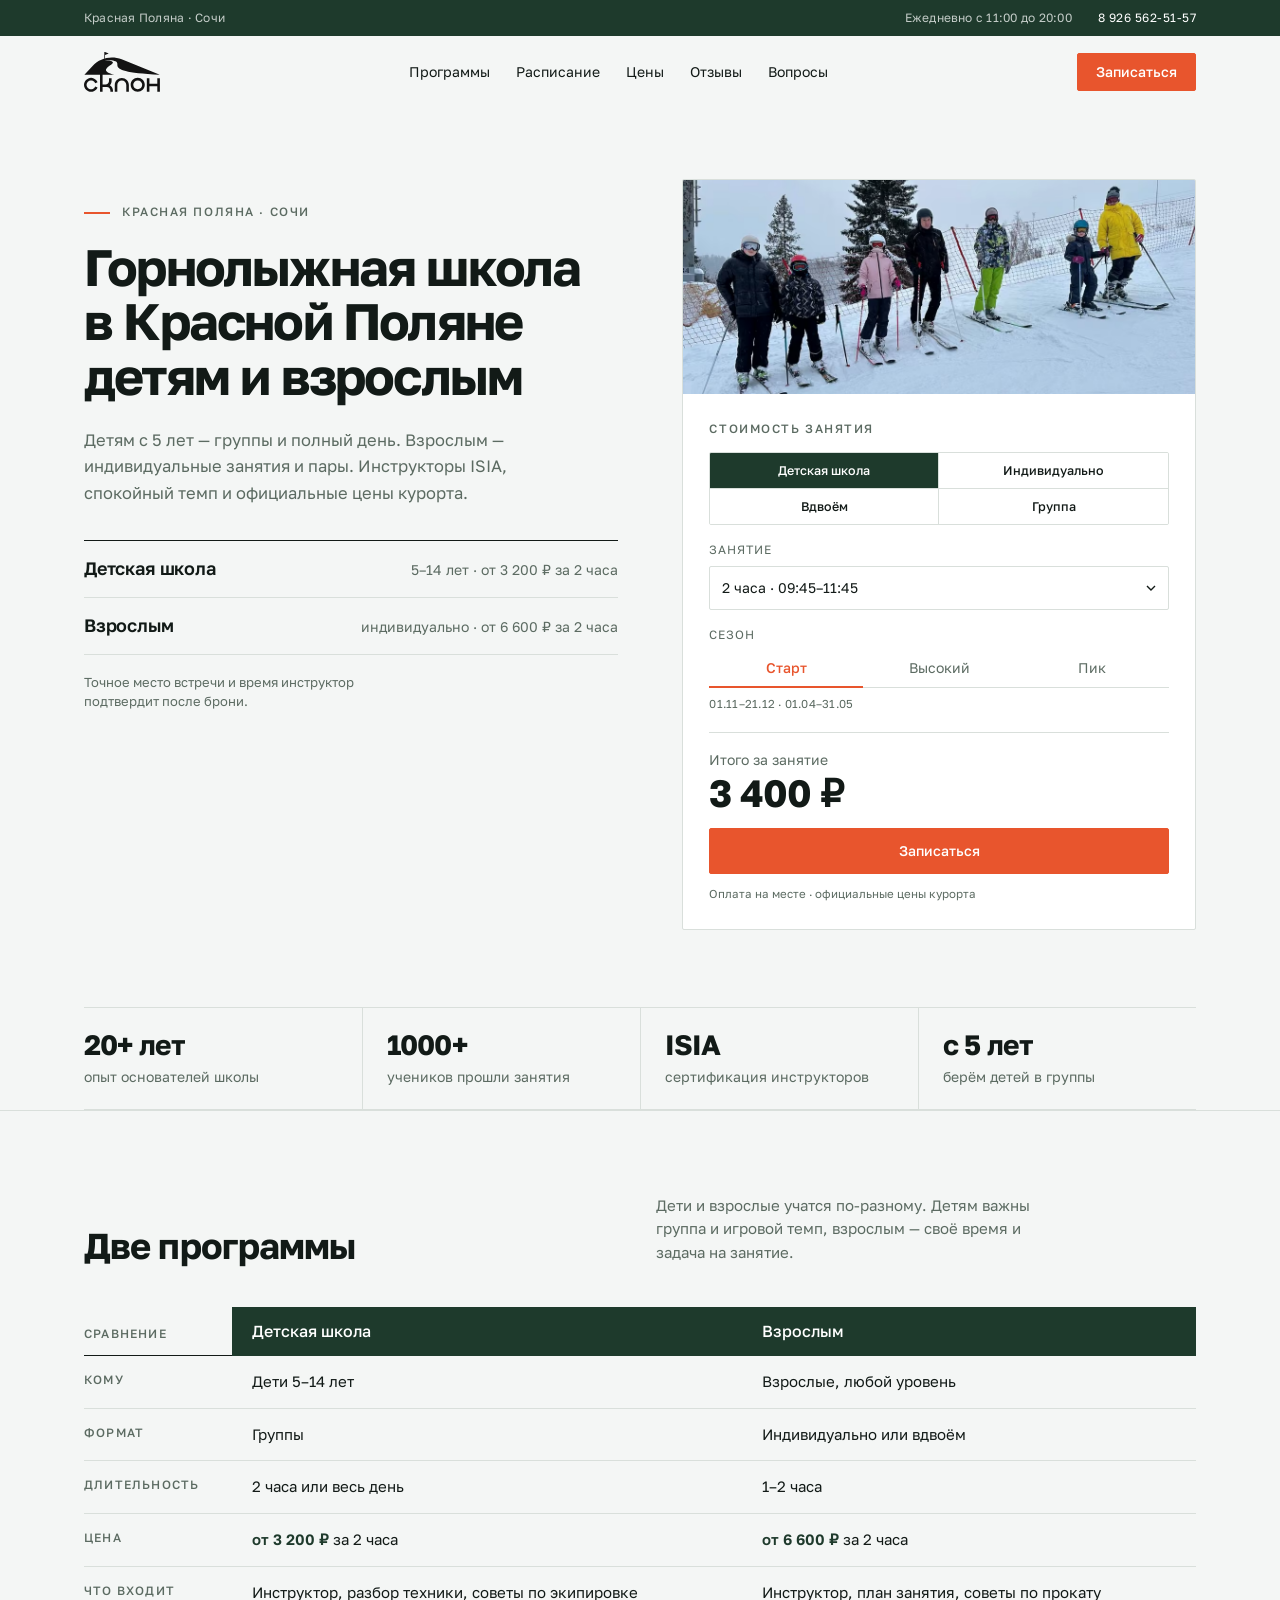
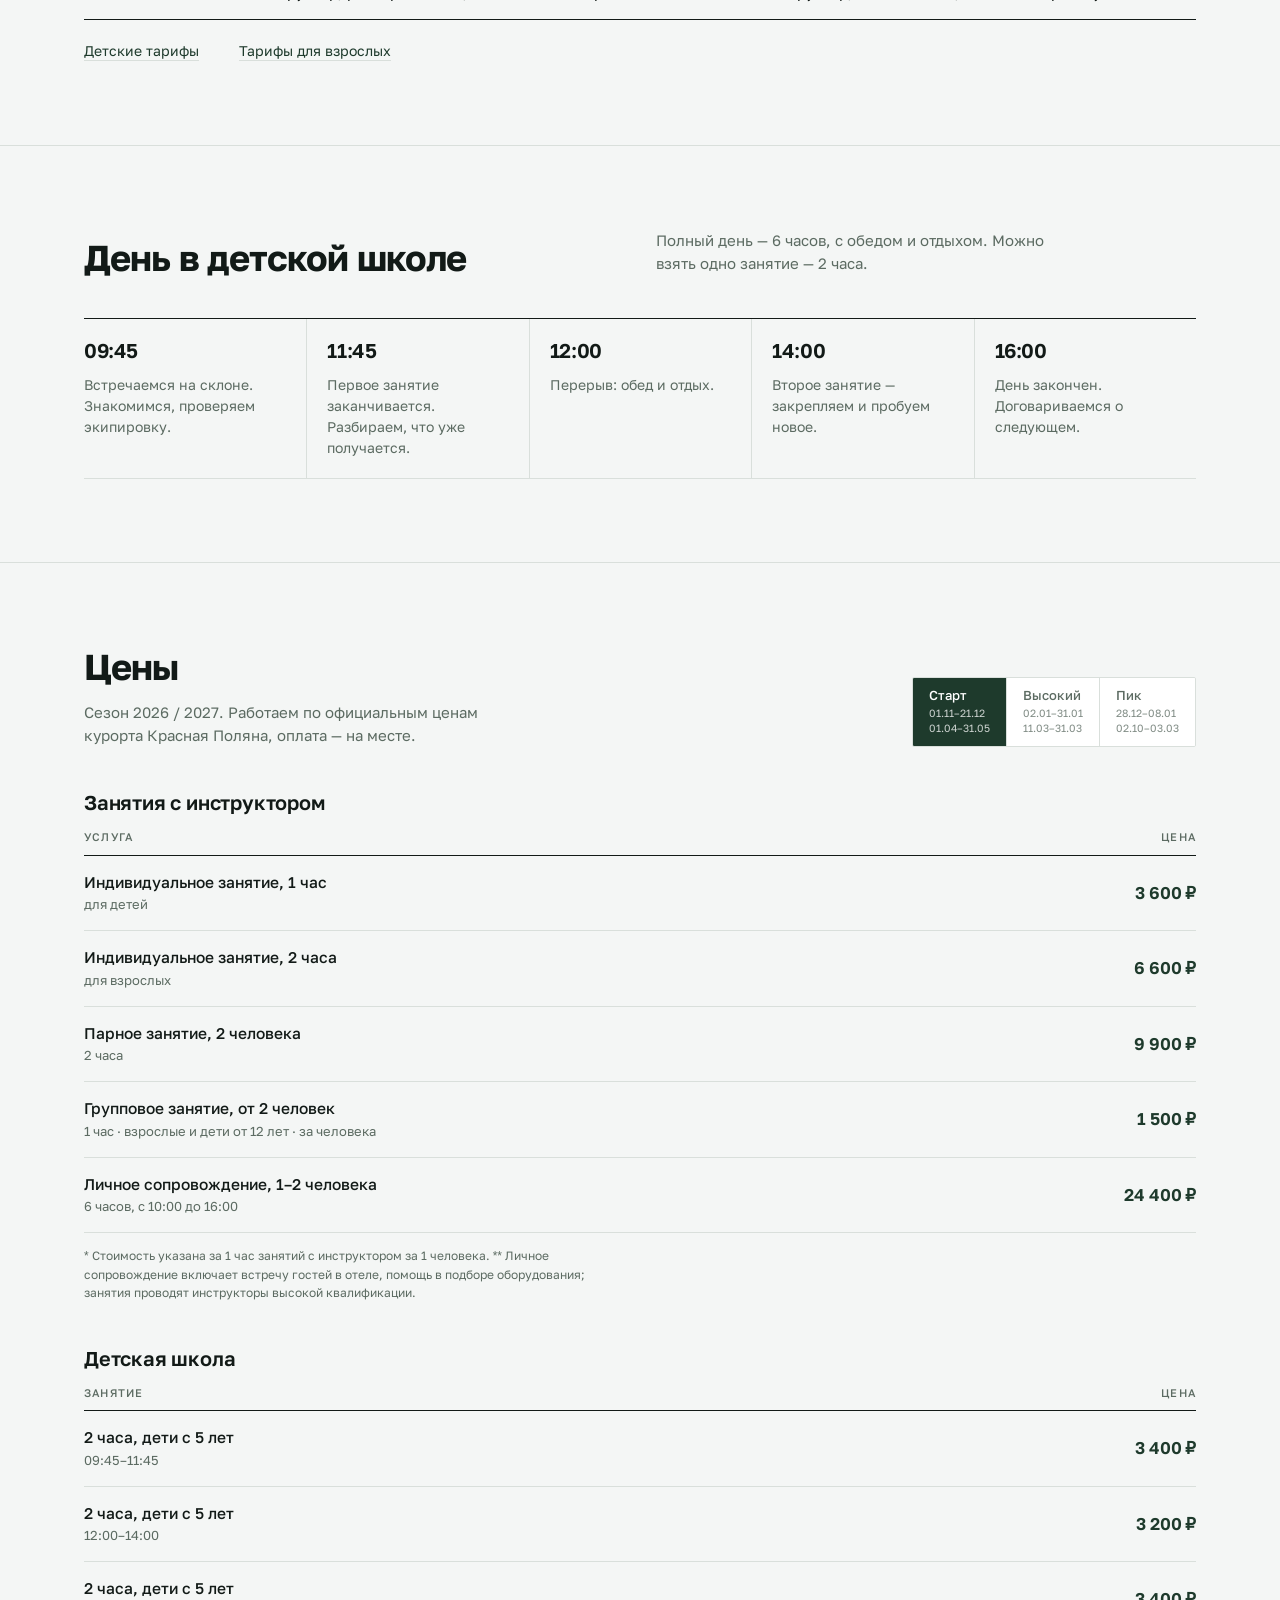
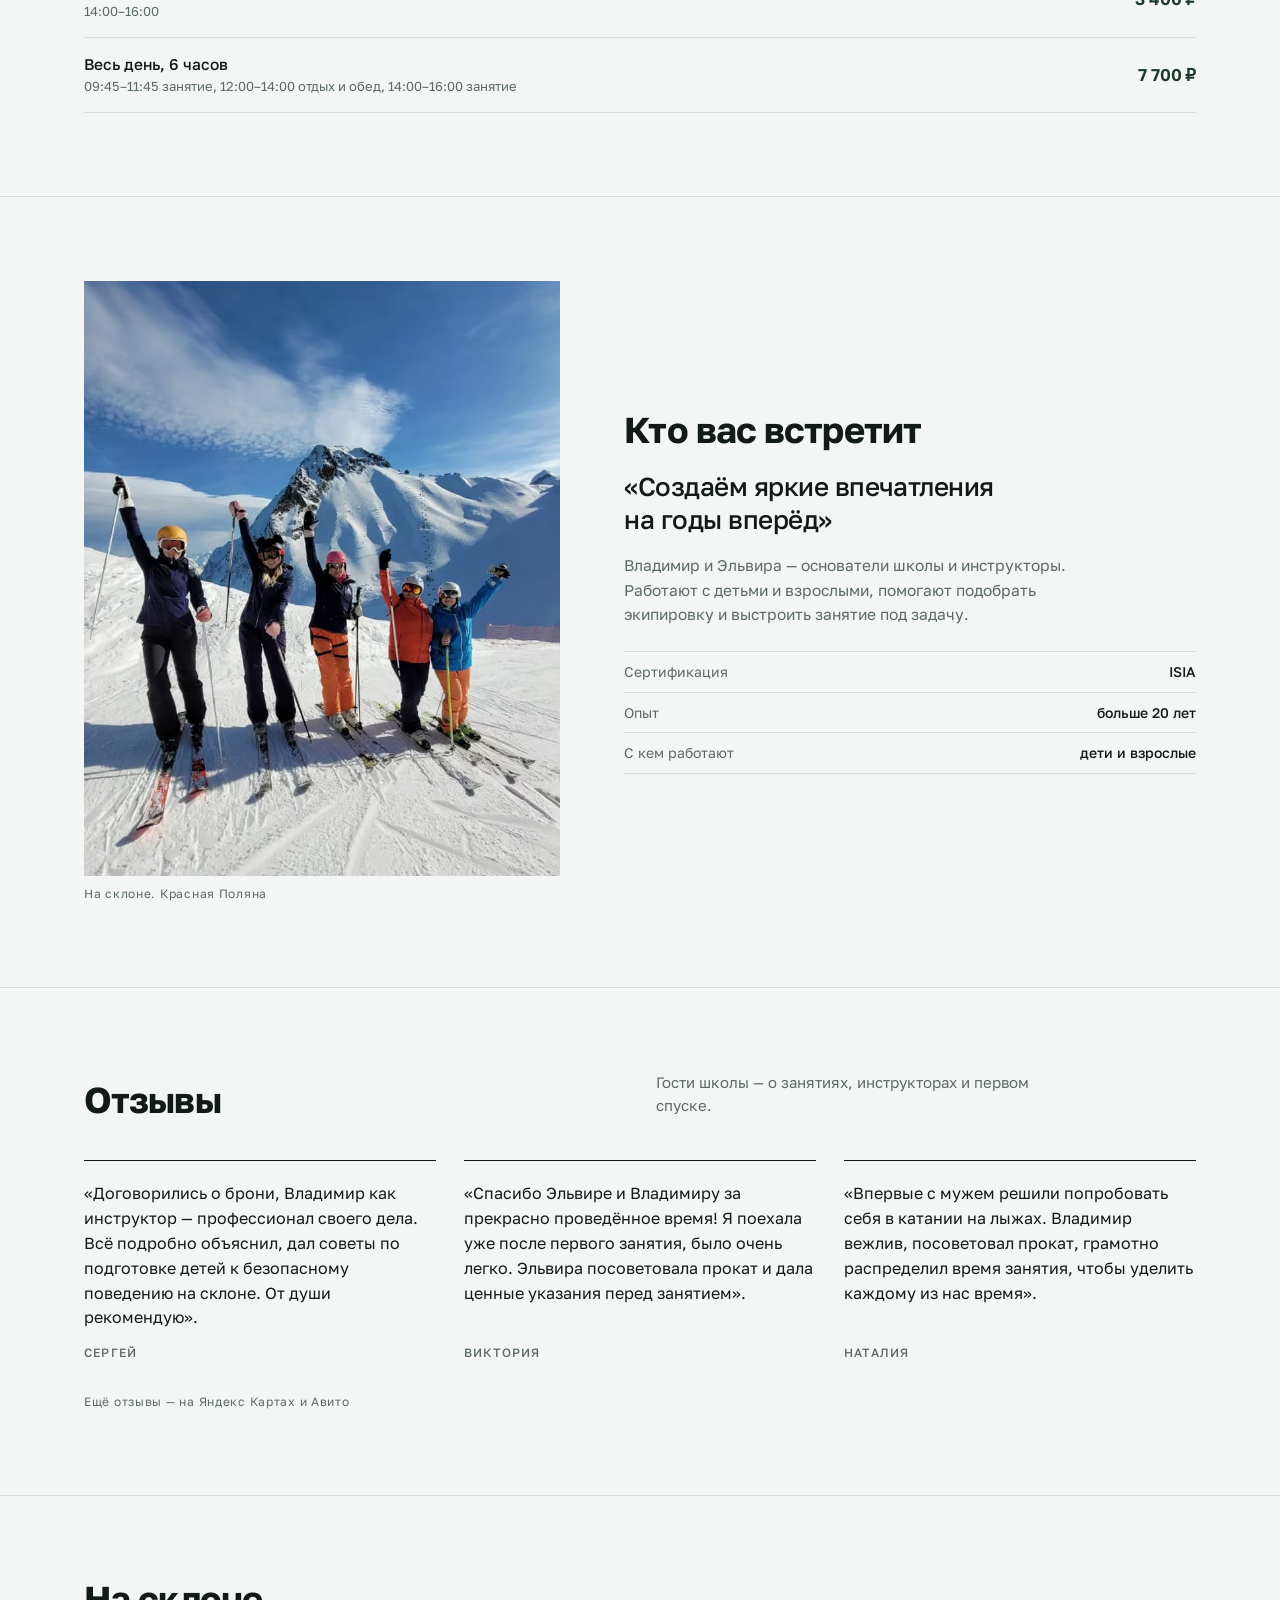
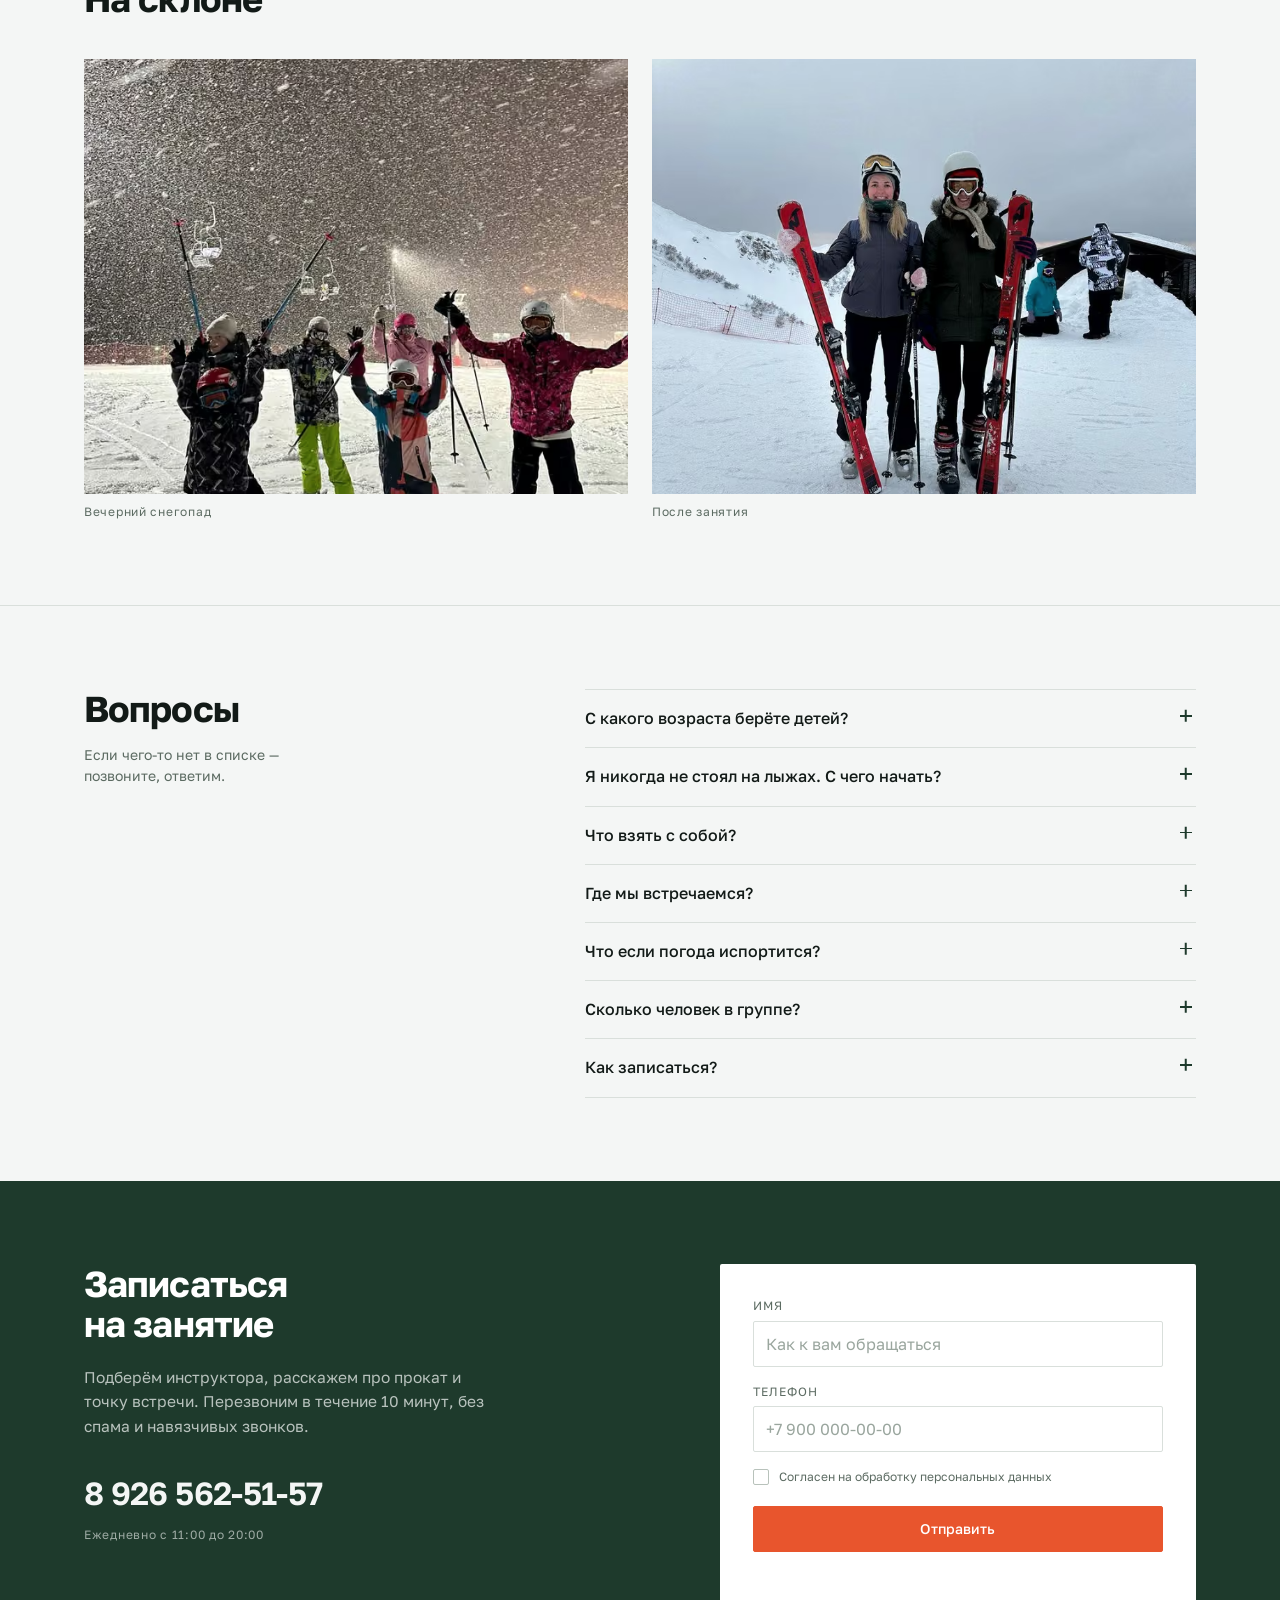
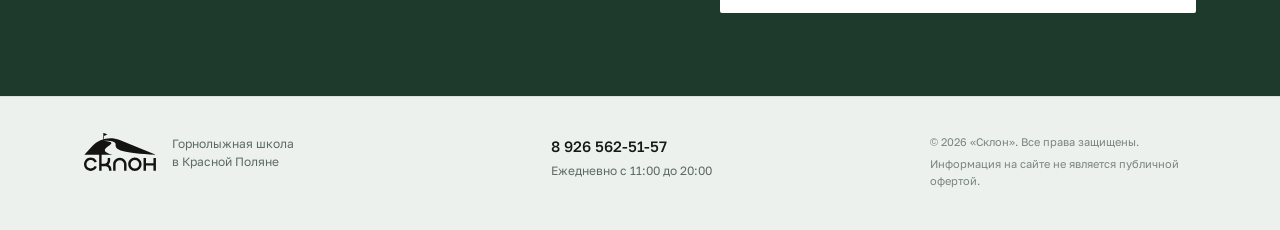
<file: v3/index.html>
<!DOCTYPE html>
<html lang="ru">
<head>
<meta charset="utf-8">
<meta name="viewport" content="width=device-width, initial-scale=1">
<title>Склон — горнолыжная школа в Красной Поляне. Дети и взрослые</title>
<meta name="description" content="Горнолыжная школа «Склон» в Красной Поляне: занятия для детей с 5 лет и взрослых. Инструкторы ISIA, опыт больше 20 лет. Индивидуально или в группе. Цены и запись.">
<meta name="theme-color" content="#F4F6F5">
<meta name="format-detection" content="telephone=no">
<meta property="og:type" content="website">
<meta property="og:title" content="Склон — горнолыжная школа в Красной Поляне">
<meta property="og:description" content="Детская школа и индивидуальные занятия для взрослых. Инструкторы ISIA, 1000+ учеников.">
<meta property="og:image" content="../assets/img/og-1200.jpg">
<link rel="icon" href="../assets/img/favicon.svg" type="image/svg+xml">
<link rel="preload" href="../assets/fonts/golos-var-cyr.woff2" as="font" type="font/woff2" crossorigin>
<link rel="preload" as="image" href="../assets/img/lineup-1080.avif" type="image/avif">
<link rel="stylesheet" href="style.css">
<script>document.documentElement.classList.add('js')</script>
</head>
<body>
<a class="skip" href="#main">Перейти к содержанию</a>

<div class="topbar">
  <div class="wrap topbar__in">
    <p>Красная Поляна · Сочи</p>
    <p class="topbar__right"><span>Ежедневно с 11:00 до 20:00</span><a href="tel:+79265625157">8 926 562-51-57</a></p>
  </div>
</div>

<header class="hdr" id="top">
  <div class="wrap hdr__in">
    <a class="hdr__logo" href="#top" aria-label="Склон — на главную">
      <img src="../assets/img/logo.svg" alt="Склон" width="76" height="40">
    </a>
    <nav class="nav" aria-label="Основная навигация">
      <a href="#programs">Программы</a>
      <a href="#day">Расписание</a>
      <a href="#prices">Цены</a>
      <a href="#reviews">Отзывы</a>
      <a href="#faq">Вопросы</a>
    </nav>
    <div class="hdr__side">
      <a class="btn btn--sm" href="#booking">Записаться</a>
      <button class="burger" type="button" aria-expanded="false" aria-controls="mnav" aria-label="Открыть меню">
        <span></span><span></span>
      </button>
    </div>
  </div>
  <div class="mnav" id="mnav" aria-hidden="true">
    <nav class="mnav__nav" aria-label="Мобильная навигация">
      <a href="#programs">Программы</a>
      <a href="#day">Расписание</a>
      <a href="#prices">Цены</a>
      <a href="#reviews">Отзывы</a>
      <a href="#faq">Вопросы</a>
    </nav>
    <div class="mnav__foot">
      <a class="mnav__tel" href="tel:+79265625157">8 926 562-51-57</a>
      <a class="btn" href="#booking">Записаться</a>
    </div>
  </div>
</header>

<main id="main">

  <section class="hero">
    <div class="wrap hero__grid">
      <div class="hero__text">
        <p class="kicker"><span></span>Красная Поляна · Сочи</p>
        <h1 class="hero__title">
          <span class="line">Горнолыжная школа</span>
          <span class="line">в Красной Поляне</span>
          <span class="line">детям и взрослым</span>
        </h1>
        <p class="hero__lead">Детям с 5 лет — группы и полный день. Взрослым — индивидуальные занятия и пары. Инструкторы ISIA, спокойный темп и официальные цены курорта.</p>
        <div class="doors">
          <a class="door" href="#kids">
            <span class="door__t">Детская школа</span>
            <span class="door__s">5–14 лет · от 3 200 ₽ за 2 часа</span>
          </a>
          <a class="door" href="#adults">
            <span class="door__t">Взрослым</span>
            <span class="door__s">индивидуально · от 6 600 ₽ за 2 часа</span>
          </a>
        </div>
        <p class="hero__note">Точное место встречи и время инструктор подтвердит после брони.</p>
      </div>

      <aside class="calc" aria-label="Расчёт стоимости занятия">
        <figure class="calc__media">
          <picture>
            <source type="image/avif" srcset="../assets/img/lineup-720.avif 720w, ../assets/img/lineup-1080.avif 1080w" sizes="(max-width: 900px) 92vw, 46vw">
            <source type="image/webp" srcset="../assets/img/lineup-720.webp 720w, ../assets/img/lineup-1080.webp 1080w" sizes="(max-width: 900px) 92vw, 46vw">
            <img src="../assets/img/lineup-1080.jpg" width="1080" height="720" alt="Группа детей и взрослых на склоне в пасмурный день" fetchpriority="high" decoding="async">
          </picture>
        </figure>
        <div class="calc__body">
          <p class="calc__kicker">Стоимость занятия</p>
          <div class="calc__types" role="group" aria-label="Программа">
            <button class="calc__type is-active" type="button" data-type="kids" aria-pressed="true">Детская школа</button>
            <button class="calc__type" type="button" data-type="solo" aria-pressed="false">Индивидуально</button>
            <button class="calc__type" type="button" data-type="duo" aria-pressed="false">Вдвоём</button>
            <button class="calc__type" type="button" data-type="group" aria-pressed="false">Группа</button>
          </div>

          <div class="calc__row">
            <label for="calc-service">Занятие</label>
            <select id="calc-service">
              <option>2 часа · 09:45–11:45</option>
              <option>2 часа · 12:00–14:00</option>
              <option>2 часа · 14:00–16:00</option>
              <option>Весь день · 6 часов</option>
            </select>
          </div>

          <div class="calc__row">
            <span>Сезон</span>
            <div class="calc__seasons" role="group" aria-label="Сезон">
              <button class="calc__season is-active" type="button" data-season="s" aria-pressed="true">Старт</button>
              <button class="calc__season" type="button" data-season="h" aria-pressed="false">Высокий</button>
              <button class="calc__season" type="button" data-season="p" aria-pressed="false">Пик</button>
            </div>
          </div>
          <p class="calc__dates" id="calc-dates">01.11–21.12 · 01.04–31.05</p>

          <div class="calc__result">
            <span class="calc__label">Итого за занятие</span>
            <strong class="calc__price" id="calc-price" aria-live="polite">3 400 ₽</strong>
            <a class="btn btn--wide" href="#booking">Записаться</a>
          </div>
          <p class="calc__note">Оплата на месте · официальные цены курорта</p>
        </div>
      </aside>
    </div>
  </section>

  <div class="wrap">
    <dl class="facts">
      <div><dt>20+ лет</dt><dd>опыт основателей школы</dd></div>
      <div><dt>1000+</dt><dd>учеников прошли занятия</dd></div>
      <div><dt>ISIA</dt><dd>сертификация инструкторов</dd></div>
      <div><dt>с 5 лет</dt><dd>берём детей в группы</dd></div>
    </dl>
  </div>

  <section class="sec" id="programs">
    <div class="wrap">
      <div class="sec__head">
        <h2 class="h2">Две программы</h2>
        <p class="sec__note">Дети и взрослые учатся по-разному. Детям важны группа и игровой темп, взрослым — своё время и задача на занятие.</p>
      </div>

      <table class="cmp">
        <thead>
          <tr>
            <th scope="col">Сравнение</th>
            <th scope="col" id="kids">Детская школа</th>
            <th scope="col" id="adults">Взрослым</th>
          </tr>
        </thead>
        <tbody>
          <tr>
            <th scope="row">Кому</th>
            <td>Дети 5–14 лет</td>
            <td>Взрослые, любой уровень</td>
          </tr>
          <tr>
            <th scope="row">Формат</th>
            <td>Группы</td>
            <td>Индивидуально или вдвоём</td>
          </tr>
          <tr>
            <th scope="row">Длительность</th>
            <td>2 часа или весь день</td>
            <td>1–2 часа</td>
          </tr>
          <tr>
            <th scope="row">Цена</th>
            <td><strong>от 3 200 ₽</strong> за 2 часа</td>
            <td><strong>от 6 600 ₽</strong> за 2 часа</td>
          </tr>
          <tr>
            <th scope="row">Что входит</th>
            <td>Инструктор, разбор техники, советы по экипировке</td>
            <td>Инструктор, план занятия, советы по прокату</td>
          </tr>
        </tbody>
      </table>

      <div class="door-links">
        <a class="link" href="#prices">Детские тарифы</a>
        <a class="link" href="#prices">Тарифы для взрослых</a>
      </div>
    </div>
  </section>

  <section class="sec" id="day">
    <div class="wrap">
      <div class="sec__head">
        <h2 class="h2">День в детской школе</h2>
        <p class="sec__note">Полный день — 6 часов, с обедом и отдыхом. Можно взять одно занятие — 2 часа.</p>
      </div>
      <ol class="timetable">
        <li><span class="timetable__time">09:45</span><p>Встречаемся на склоне. Знакомимся, проверяем экипировку.</p></li>
        <li><span class="timetable__time">11:45</span><p>Первое занятие заканчивается. Разбираем, что уже получается.</p></li>
        <li><span class="timetable__time">12:00</span><p>Перерыв: обед и отдых.</p></li>
        <li><span class="timetable__time">14:00</span><p>Второе занятие — закрепляем и пробуем новое.</p></li>
        <li><span class="timetable__time">16:00</span><p>День закончен. Договариваемся о следующем.</p></li>
      </ol>
    </div>
  </section>

  <section class="sec" id="prices">
    <div class="wrap">
      <div class="prices__head">
        <div>
          <h2 class="h2">Цены</h2>
          <p class="prices__note">Сезон 2026 / 2027. Работаем по официальным ценам курорта Красная Поляна, оплата — на месте.</p>
        </div>
        <div class="seasons" role="tablist" aria-label="Сезон">
          <button class="season is-active" type="button" role="tab" id="tab-s" aria-selected="true" aria-controls="price-instructor price-kids" data-season="s">
            <span class="season__name">Старт</span>
            <span class="season__dates">01.11–21.12<br>01.04–31.05</span>
          </button>
          <button class="season" type="button" role="tab" id="tab-h" aria-selected="false" aria-controls="price-instructor price-kids" data-season="h" tabindex="-1">
            <span class="season__name">Высокий</span>
            <span class="season__dates">02.01–31.01<br>11.03–31.03</span>
          </button>
          <button class="season" type="button" role="tab" id="tab-p" aria-selected="false" aria-controls="price-instructor price-kids" data-season="p" tabindex="-1">
            <span class="season__name">Пик</span>
            <span class="season__dates">28.12–08.01<br>02.10–03.03</span>
          </button>
        </div>
      </div>

      <div class="price-block">
        <h3 class="price-block__title" id="price-instructor">Занятия с инструктором</h3>
        <table class="ptable">
          <thead><tr><th scope="col">Услуга</th><th scope="col">Цена</th></tr></thead>
          <tbody>
            <tr><th scope="row"><span>Индивидуальное занятие, 1 час</span><small>для детей</small></th><td class="num" data-s="3600" data-h="4200" data-p="4800">3 600 ₽</td></tr>
            <tr><th scope="row"><span>Индивидуальное занятие, 2 часа</span><small>для взрослых</small></th><td class="num" data-s="6600" data-h="7400" data-p="8600">6 600 ₽</td></tr>
            <tr><th scope="row"><span>Парное занятие, 2 человека</span><small>2 часа</small></th><td class="num" data-s="9900" data-h="11100" data-p="13200">9 900 ₽</td></tr>
            <tr><th scope="row"><span>Групповое занятие, от 2 человек</span><small>1 час · взрослые и дети от 12 лет · за человека</small></th><td class="num" data-s="1500" data-h="1600" data-p="1700">1 500 ₽</td></tr>
            <tr><th scope="row"><span>Личное сопровождение, 1–2 человека</span><small>6 часов, с 10:00 до 16:00</small></th><td class="num" data-s="24400" data-h="27800" data-p="32400">24 400 ₽</td></tr>
          </tbody>
        </table>
        <p class="note">* Стоимость указана за 1 час занятий с инструктором за 1 человека. ** Личное сопровождение включает встречу гостей в отеле, помощь в подборе оборудования; занятия проводят инструкторы высокой квалификации.</p>
      </div>

      <div class="price-block">
        <h3 class="price-block__title" id="price-kids">Детская школа</h3>
        <table class="ptable">
          <thead><tr><th scope="col">Занятие</th><th scope="col">Цена</th></tr></thead>
          <tbody>
            <tr><th scope="row"><span>2 часа, дети с 5 лет</span><small>09:45–11:45</small></th><td class="num" data-s="3400" data-h="3600" data-p="4000">3 400 ₽</td></tr>
            <tr><th scope="row"><span>2 часа, дети с 5 лет</span><small>12:00–14:00</small></th><td class="num" data-s="3200" data-h="3400" data-p="3800">3 200 ₽</td></tr>
            <tr><th scope="row"><span>2 часа, дети с 5 лет</span><small>14:00–16:00</small></th><td class="num" data-s="3400" data-h="3600" data-p="4000">3 400 ₽</td></tr>
            <tr><th scope="row"><span>Весь день, 6 часов</span><small>09:45–11:45 занятие, 12:00–14:00 отдых и обед, 14:00–16:00 занятие</small></th><td class="num" data-s="7700" data-h="8500" data-p="9800">7 700 ₽</td></tr>
          </tbody>
        </table>
      </div>
    </div>
  </section>

  <section class="sec" id="team">
    <div class="wrap team">
      <figure class="team__media">
        <picture>
          <source type="image/avif" srcset="../assets/img/team-480.avif 480w, ../assets/img/team-720.avif 720w" sizes="(max-width: 900px) 92vw, 40vw">
          <source type="image/webp" srcset="../assets/img/team-480.webp 480w, ../assets/img/team-720.webp 720w" sizes="(max-width: 900px) 92vw, 40vw">
          <img src="../assets/img/team-720.jpg" width="720" height="960" alt="Группа лыжников на склоне поднимает руки на фоне вершины" loading="lazy" decoding="async">
        </picture>
        <figcaption>На склоне. Красная Поляна</figcaption>
      </figure>
      <div class="team__text">
        <h2 class="h2">Кто вас встретит</h2>
        <blockquote class="team__quote">«Создаём яркие впечатления на годы вперёд»</blockquote>
        <p class="team__body">Владимир и Эльвира — основатели школы и инструкторы. Работают с детьми и взрослыми, помогают подобрать экипировку и выстроить занятие под задачу.</p>
        <dl class="team__spec">
          <div><dt>Сертификация</dt><dd>ISIA</dd></div>
          <div><dt>Опыт</dt><dd>больше 20 лет</dd></div>
          <div><dt>С кем работают</dt><dd>дети и взрослые</dd></div>
        </dl>
      </div>
    </div>
  </section>

  <section class="sec" id="reviews">
    <div class="wrap">
      <div class="sec__head">
        <h2 class="h2">Отзывы</h2>
        <p class="sec__note">Гости школы — о занятиях, инструкторах и первом спуске.</p>
      </div>
      <div class="quotes">
        <figure class="quote">
          <blockquote>«Договорились о брони, Владимир как инструктор — профессионал своего дела. Всё подробно объяснил, дал советы по подготовке детей к безопасному поведению на склоне. От души рекомендую».</blockquote>
          <figcaption>Сергей</figcaption>
        </figure>
        <figure class="quote">
          <blockquote>«Спасибо Эльвире и Владимиру за прекрасно проведённое время! Я поехала уже после первого занятия, было очень легко. Эльвира посоветовала прокат и дала ценные указания перед занятием».</blockquote>
          <figcaption>Виктория</figcaption>
        </figure>
        <figure class="quote">
          <blockquote>«Впервые с мужем решили попробовать себя в катании на лыжах. Владимир вежлив, посоветовал прокат, грамотно распределил время занятия, чтобы уделить каждому из нас время».</blockquote>
          <figcaption>Наталия</figcaption>
        </figure>
      </div>
      <p class="proof">Ещё отзывы — на Яндекс Картах и Авито</p>
    </div>
  </section>

  <section class="sec" id="gallery">
    <div class="wrap">
      <div class="sec__head">
        <h2 class="h2">На склоне</h2>
      </div>
      <div class="gallery">
        <figure>
          <picture>
            <source type="image/avif" srcset="../assets/img/night-640.avif 640w" sizes="(max-width: 900px) 92vw, 46vw">
            <source type="image/webp" srcset="../assets/img/night-640.webp 640w" sizes="(max-width: 900px) 92vw, 46vw">
            <img src="../assets/img/night-640.jpg" width="640" height="800" alt="Группа лыжников под снегопадом вечером" loading="lazy" decoding="async">
          </picture>
          <figcaption>Вечерний снегопад</figcaption>
        </figure>
        <figure>
          <picture>
            <source type="image/avif" srcset="../assets/img/women-520.avif 520w, ../assets/img/women-780.avif 780w" sizes="(max-width: 900px) 92vw, 46vw">
            <source type="image/webp" srcset="../assets/img/women-520.webp 520w, ../assets/img/women-780.webp 780w" sizes="(max-width: 900px) 92vw, 46vw">
            <img src="../assets/img/women-780.jpg" width="780" height="975" alt="Две лыжницы с лыжами в руках на склоне" loading="lazy" decoding="async">
          </picture>
          <figcaption>После занятия</figcaption>
        </figure>
      </div>
    </div>
  </section>

  <section class="sec" id="faq">
    <div class="wrap faq">
      <div class="faq__head">
        <h2 class="h2">Вопросы</h2>
        <p class="faq__note">Если чего-то нет в списке — позвоните, ответим.</p>
      </div>
      <div class="faq__list">
        <details><summary>С какого возраста берёте детей?</summary><p>С 5 лет. Для самых маленьких — короткие занятия по 2 часа, чтобы не уставали.</p></details>
        <details><summary>Я никогда не стоял на лыжах. С чего начать?</summary><p>С индивидуального занятия: инструктор оценит уровень и подберёт темп. Большинство наших учеников начинают с нуля.</p></details>
        <details><summary>Что взять с собой?</summary><p>Тёплую одежду, шлем и очки. Лыжи и ботинки можно взять в прокате — подскажем, где. Точный список пришлём после брони.</p></details>
        <details><summary>Где мы встречаемся?</summary><p>На курорте Красная Поляна. Точное место и время инструктор подтвердит после брони.</p></details>
        <details><summary>Что если погода испортится?</summary><p>Если подъёмники закрыты, перенесём занятие на другой день или время.</p></details>
        <details><summary>Сколько человек в группе?</summary><p>Группы небольшие, от 2 человек. Точный состав зависит от даты и программы.</p></details>
        <details><summary>Как записаться?</summary><p>Оставьте телефон — перезвоним в течение 10 минут. Или позвоните сами: <a class="link" href="tel:+79265625157">8 926 562-51-57</a>.</p></details>
      </div>
    </div>
  </section>

  <section class="booking" id="booking">
    <div class="wrap booking__grid">
      <div class="booking__text">
        <h2 class="h2 h2--light">Записаться на занятие</h2>
        <p class="booking__lead">Подберём инструктора, расскажем про прокат и точку встречи. Перезвоним в течение 10 минут, без спама и навязчивых звонков.</p>
        <a class="booking__tel" href="tel:+79265625157">8 926 562-51-57</a>
        <p class="booking__hours">Ежедневно с 11:00 до 20:00</p>
      </div>
      <form class="form" novalidate>
        <div class="field"><label for="name">Имя</label><input id="name" name="name" type="text" autocomplete="name" placeholder="Как к вам обращаться"></div>
        <div class="field"><label for="phone">Телефон</label><input id="phone" name="phone" type="tel" inputmode="tel" autocomplete="tel" placeholder="+7 900 000-00-00" required></div>
        <label class="check"><input type="checkbox" required><span>Согласен на обработку персональных данных</span></label>
        <button class="btn btn--wide" type="submit">Отправить</button>
        <p class="form__note" role="status" aria-live="polite"></p>
      </form>
    </div>
  </section>

</main>

<footer class="footer">
  <div class="wrap footer__in">
    <div class="footer__brand">
      <img src="../assets/img/logo.svg" alt="Склон" width="72" height="38">
      <p>Горнолыжная школа<br>в Красной Поляне</p>
    </div>
    <div class="footer__contacts">
      <a href="tel:+79265625157">8 926 562-51-57</a>
      <p>Ежедневно с 11:00 до 20:00</p>
    </div>
    <div class="footer__legal">
      <p>© 2026 «Склон». Все права защищены.</p>
      <p>Информация на сайте не является публичной офертой.</p>
    </div>
  </div>
</footer>

<script src="main.js" defer></script>
</body>
</html>
</file>
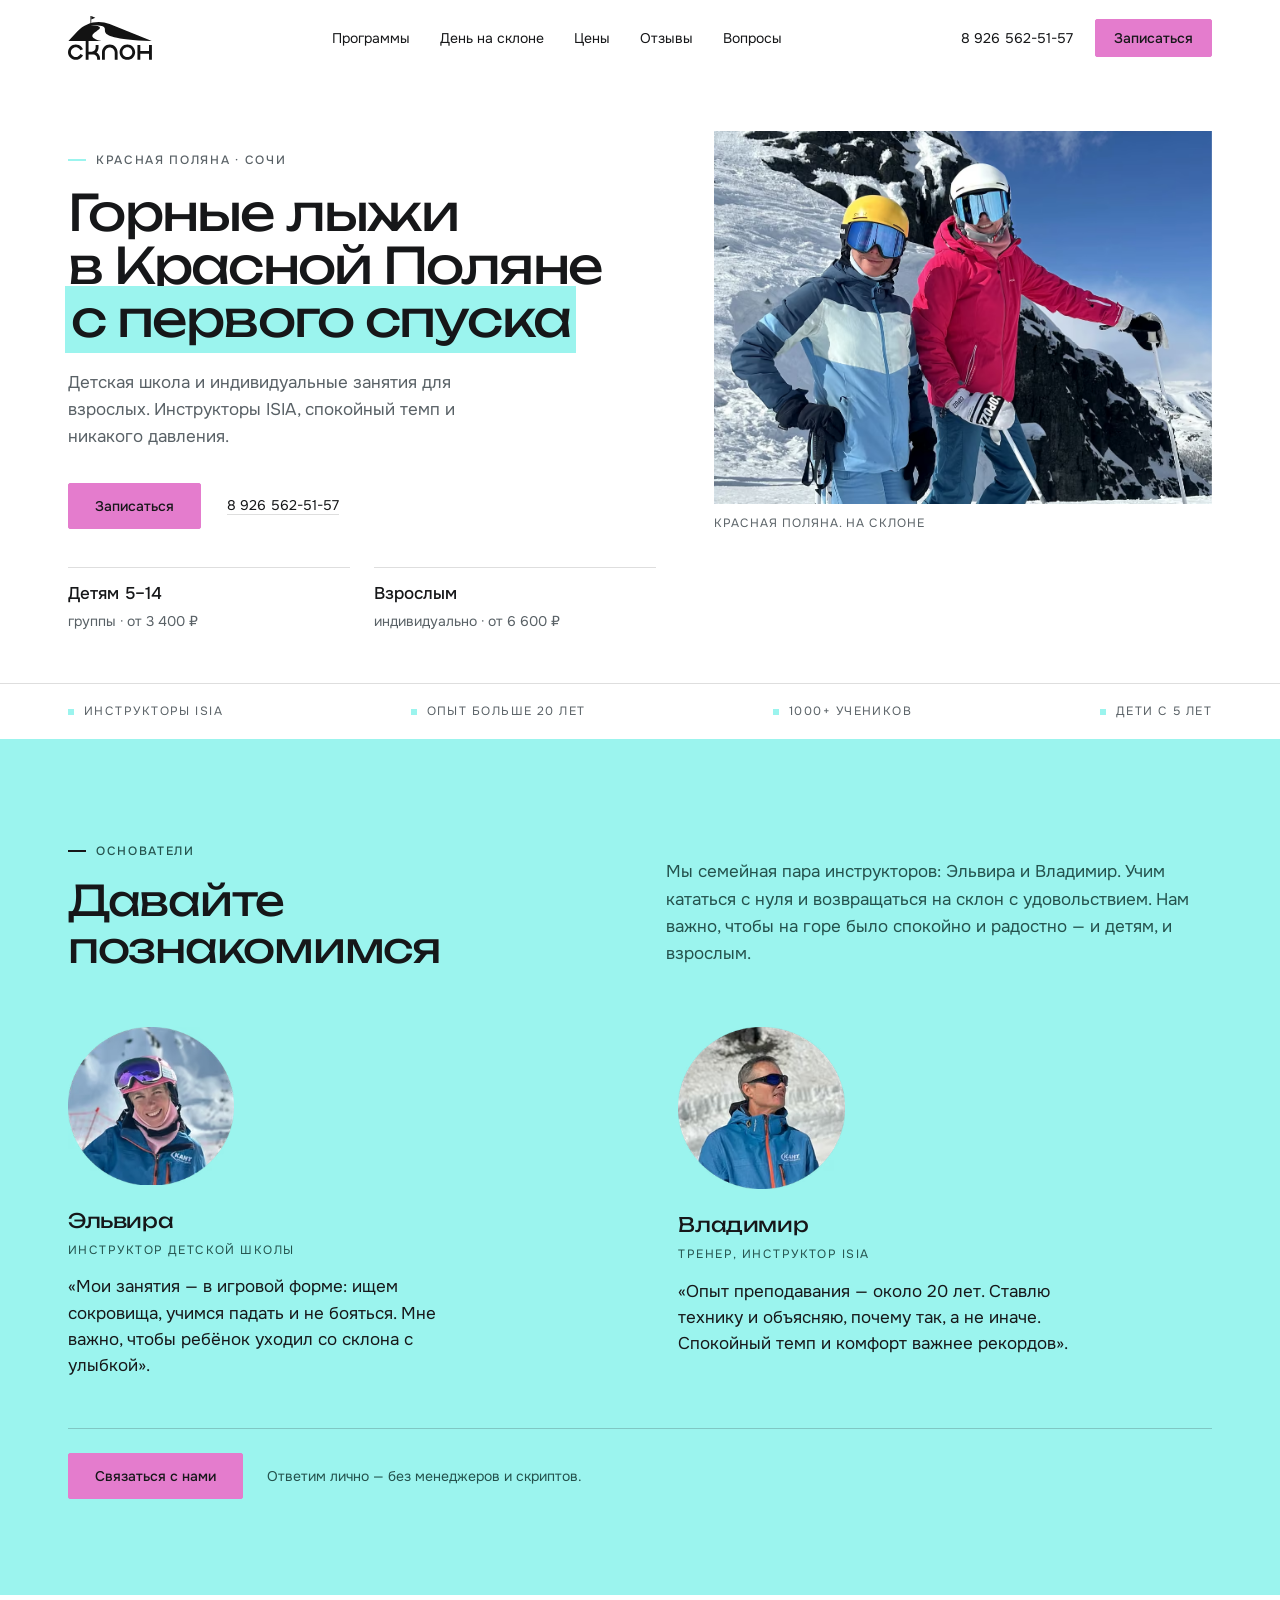
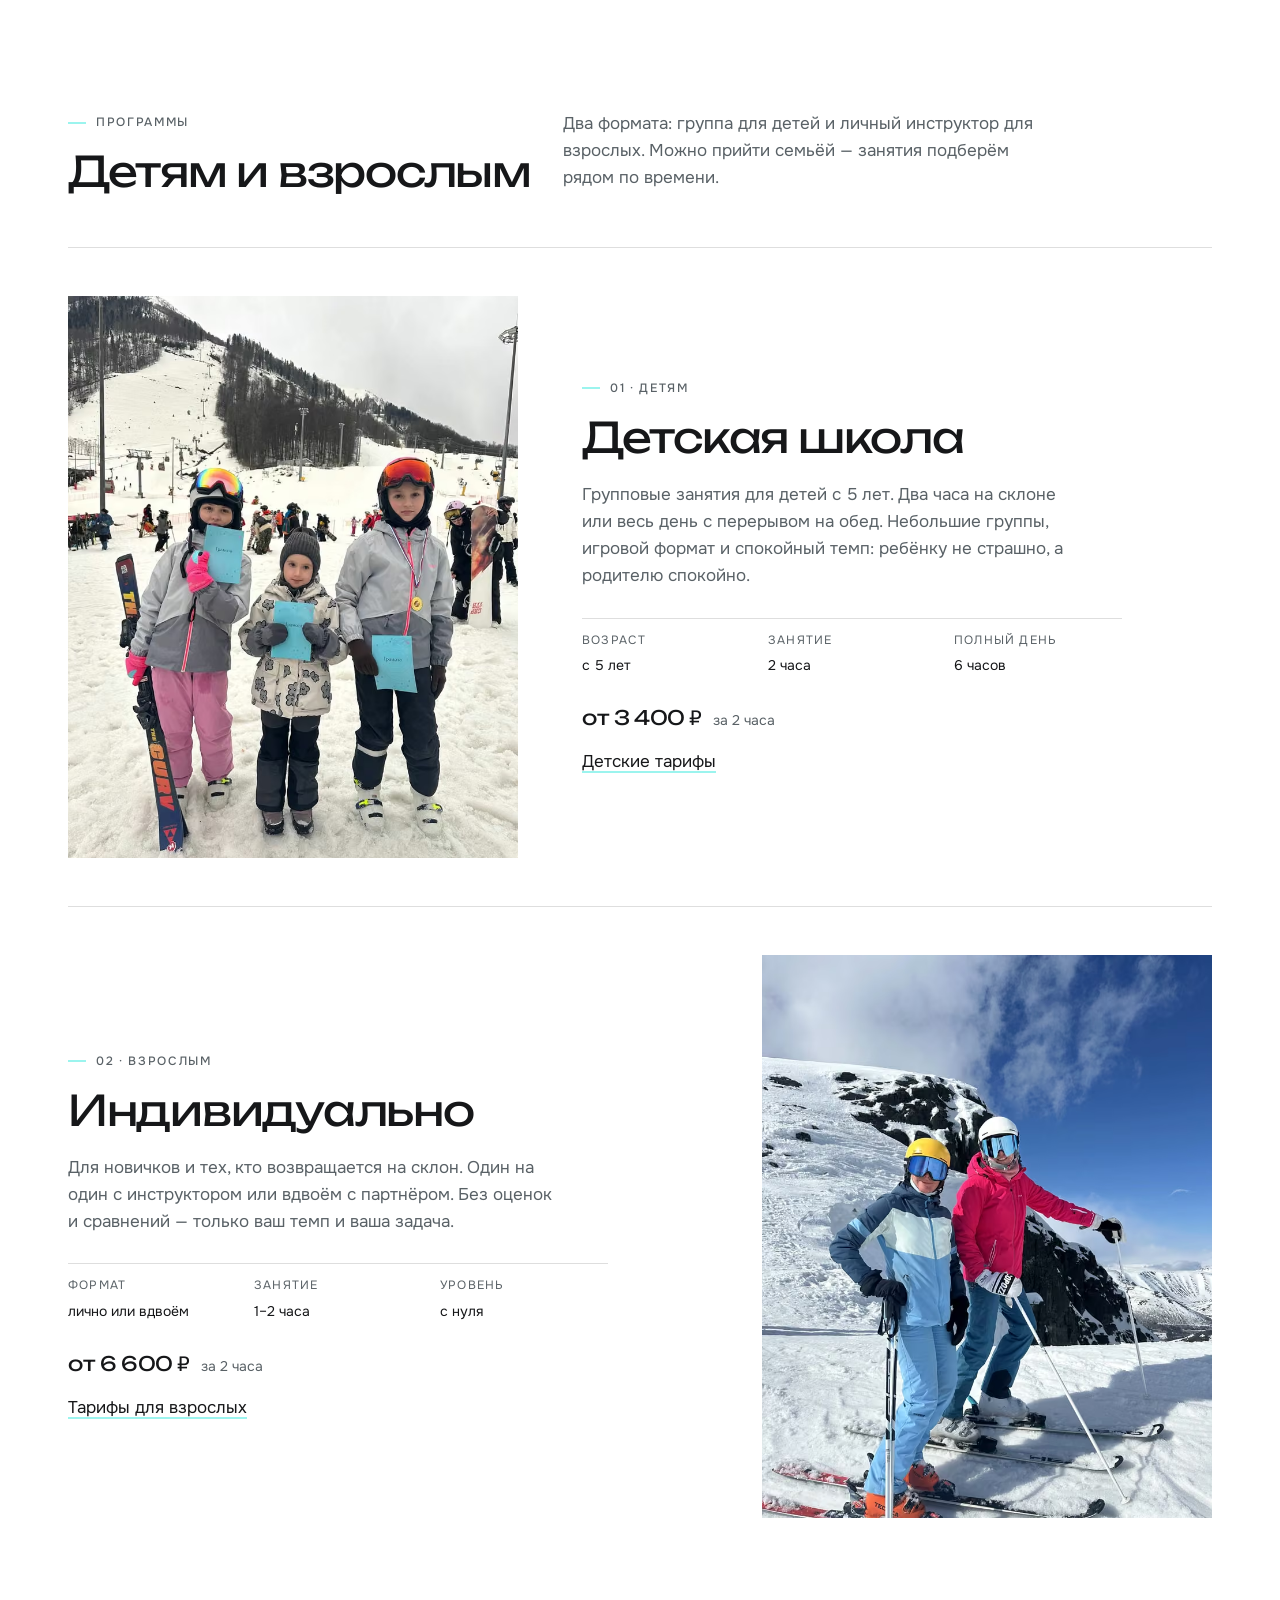
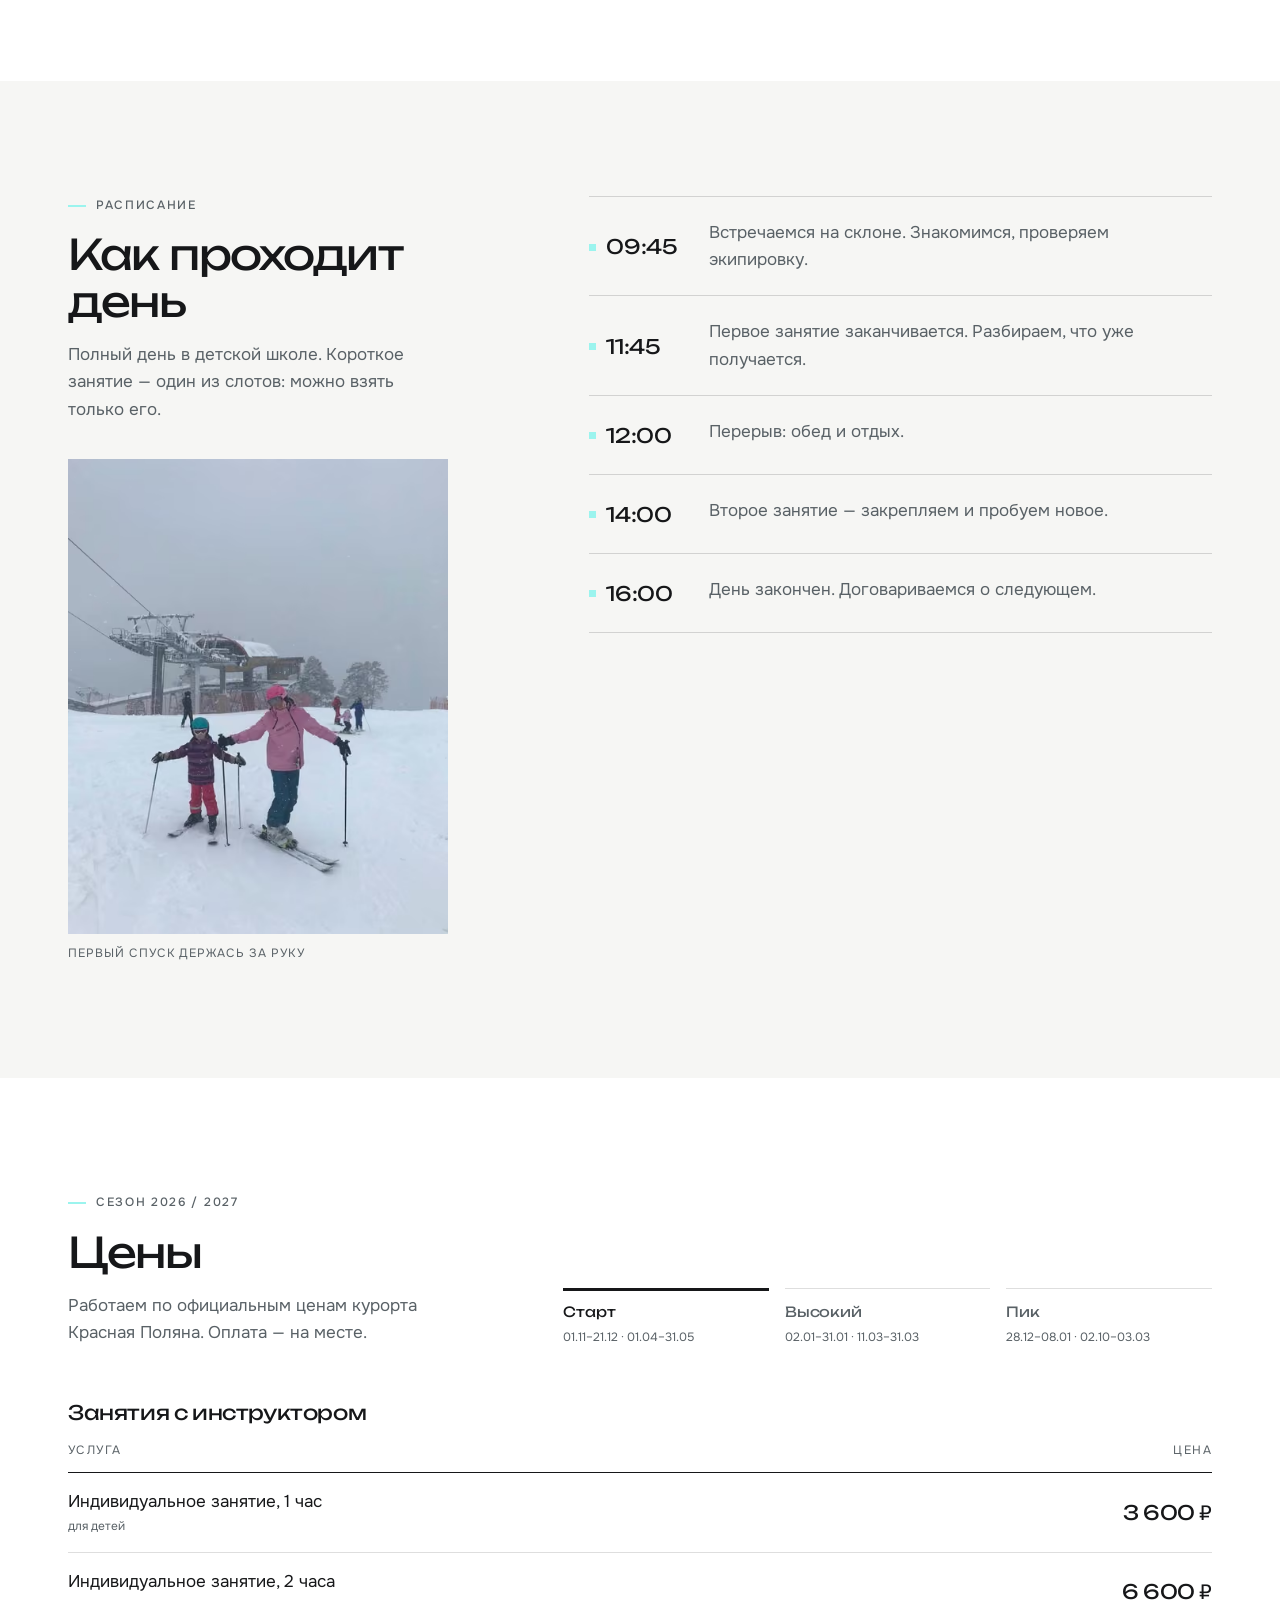
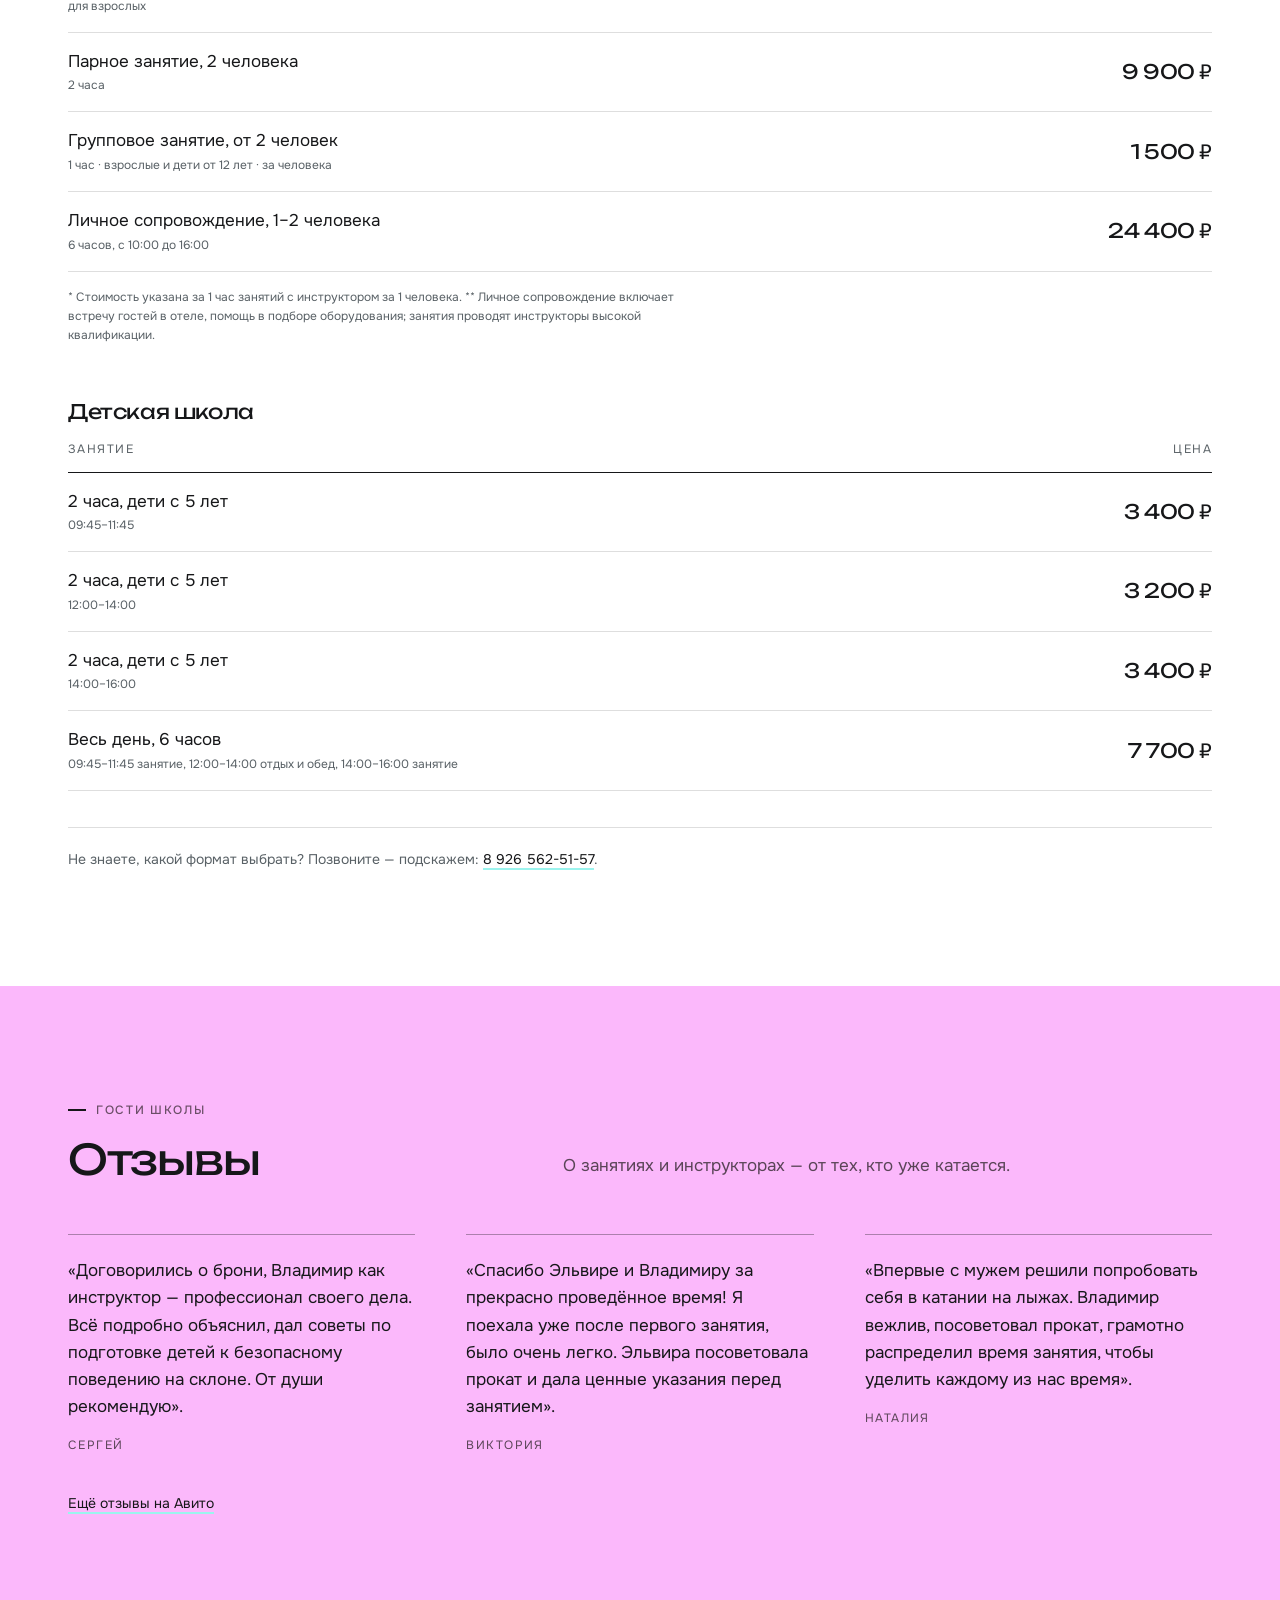
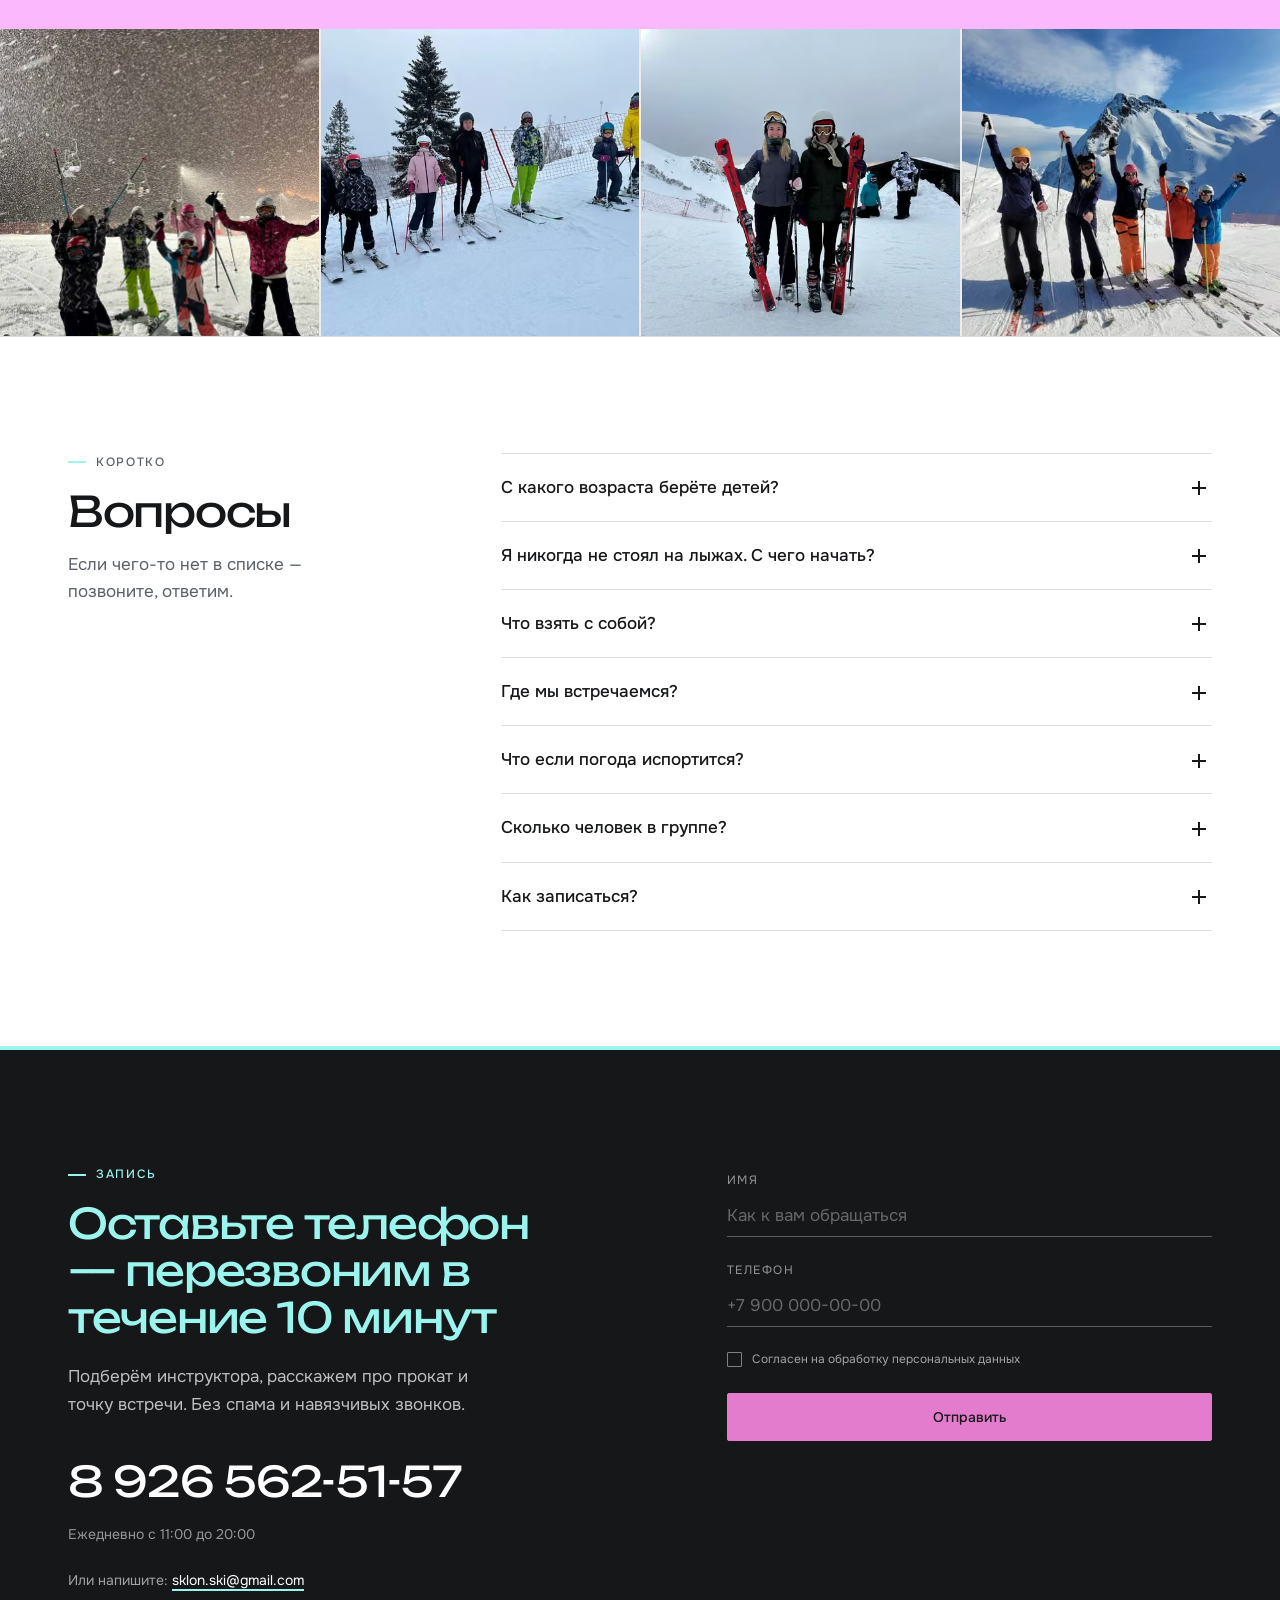
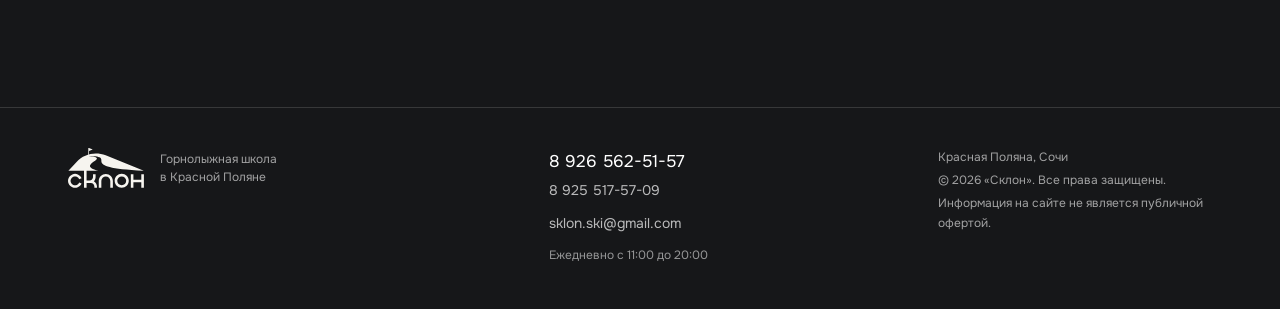
<file: v4/index.html>
<!DOCTYPE html>
<html lang="ru">
<head>
<meta charset="utf-8">
<meta name="viewport" content="width=device-width, initial-scale=1">
<title>Склон — горнолыжная школа в Красной Поляне. Дети и взрослые</title>
<meta name="description" content="Горнолыжная школа «Склон» в Красной Поляне: занятия для детей с 5 лет и взрослых. Инструкторы ISIA, опыт больше 20 лет. Индивидуально или в группе. Цены и запись.">
<meta name="theme-color" content="#FFFFFF">
<meta name="format-detection" content="telephone=no">
<meta property="og:type" content="website">
<meta property="og:title" content="Склон — горнолыжная школа в Красной Поляне">
<meta property="og:description" content="Детская школа и индивидуальные занятия для взрослых. Инструкторы ISIA, 1000+ учеников.">
<meta property="og:image" content="../assets/img/og-v4.jpg">
<link rel="icon" href="../assets/img/favicon.svg" type="image/svg+xml">
<link rel="preload" href="../assets/fonts/unbounded-400-cyr.woff2" as="font" type="font/woff2" crossorigin>
<link rel="preload" href="../assets/fonts/onest-400-cyr.woff2" as="font" type="font/woff2" crossorigin>
<link rel="preload" as="image" href="../assets/img/wide-1600.avif" type="image/avif">
<link rel="stylesheet" href="style.css">
<script type="application/ld+json">
{
  "@context": "https://schema.org",
  "@type": "SportsActivityLocation",
  "name": "Склон",
  "description": "Горнолыжная школа в Красной Поляне: занятия для детей с 5 лет и взрослых, инструкторы ISIA.",
  "telephone": "+7 926 562-51-57",
  "email": "sklon.ski@gmail.com",
  "address": {
    "@type": "PostalAddress",
    "addressLocality": "Красная Поляна",
    "addressRegion": "Сочи",
    "addressCountry": "RU"
  },
  "openingHours": "Mo-Su 11:00-20:00",
  "priceRange": "1500–32400 ₽",
  "sameAs": "https://www.avito.ru/sochi/predlozheniya_uslug/instruktor_po_gornym_lyzham_krasnaya_polyana_2669717520"
}
</script>
<script>document.documentElement.classList.add('js')</script>
</head>
<body>
<a class="skip" href="#main">Перейти к содержанию</a>

<header class="hdr" id="top">
  <div class="wrap hdr__in">
    <a class="hdr__logo" href="#top" aria-label="Склон — на главную">
      <img src="../assets/img/logo.svg" alt="Склон" width="84" height="45">
    </a>
    <nav class="nav" aria-label="Основная навигация">
      <a href="#programs">Программы</a>
      <a href="#day">День на склоне</a>
      <a href="#prices">Цены</a>
      <a href="#reviews">Отзывы</a>
      <a href="#faq">Вопросы</a>
    </nav>
    <div class="hdr__side">
      <a class="hdr__tel" href="tel:+79265625157">8 926 562-51-57</a>
      <a class="btn btn--sm" href="#booking">Записаться</a>
      <button class="burger" type="button" aria-expanded="false" aria-controls="mnav" aria-label="Открыть меню">
        <span></span><span></span>
      </button>
    </div>
  </div>
  <div class="mnav" id="mnav" aria-hidden="true">
    <nav class="mnav__nav" aria-label="Мобильная навигация">
      <a href="#programs">Программы</a>
      <a href="#day">День на склоне</a>
      <a href="#prices">Цены</a>
      <a href="#reviews">Отзывы</a>
      <a href="#faq">Вопросы</a>
    </nav>
    <div class="mnav__foot">
      <a class="mnav__tel" href="tel:+79265625157">8 926 562-51-57</a>
      <a class="btn" href="#booking">Записаться</a>
    </div>
  </div>
</header>

<main id="main">

  <section class="hero">
    <div class="wrap hero__grid">
      <div class="hero__text">
        <p class="kicker">Красная Поляна · Сочи</p>
        <h1 class="hero__title">
          <span class="line">Горные лыжи</span>
          <span class="line">в Красной Поляне</span>
          <span class="line"><em>с первого спуска</em></span>
        </h1>
        <p class="hero__lead">Детская школа и индивидуальные занятия для взрослых. Инструкторы ISIA, спокойный темп и никакого давления.</p>
        <div class="hero__cta">
          <a class="btn" href="#booking">Записаться</a>
          <a class="hero__tel" href="tel:+79265625157">8 926 562-51-57</a>
        </div>
        <div class="doors">
          <a class="door" href="#kids"><span class="door__t">Детям 5–14</span><span class="door__s">группы · от 3 400 ₽</span></a>
          <a class="door" href="#adults"><span class="door__t">Взрослым</span><span class="door__s">индивидуально · от 6 600 ₽</span></a>
        </div>
      </div>
      <figure class="hero__media">
        <picture>
          <source type="image/avif" srcset="../assets/img/wide-1000.avif 1000w, ../assets/img/wide-1600.avif 1600w, ../assets/img/wide-2000.avif 2000w" sizes="(max-width: 900px) 100vw, 46vw">
          <source type="image/webp" srcset="../assets/img/wide-1000.webp 1000w, ../assets/img/wide-1600.webp 1600w, ../assets/img/wide-2000.webp 2000w" sizes="(max-width: 900px) 100vw, 46vw">
          <img src="../assets/img/wide-2000.jpg" width="2000" height="1125" alt="Две лыжницы на вершине в солнечный день" fetchpriority="high" decoding="async">
        </picture>
        <figcaption>Красная Поляна. На склоне</figcaption>
      </figure>
    </div>
  </section>

  <div class="ribbon">
    <div class="wrap ribbon__in">
      <span>Инструкторы ISIA</span>
      <span>Опыт больше 20 лет</span>
      <span>1000+ учеников</span>
      <span>Дети с 5 лет</span>
    </div>
  </div>

  <section class="family" id="team">
    <div class="wrap">
      <div class="family__head">
        <div>
          <p class="kicker">Основатели</p>
          <h2 class="h2">Давайте познакомимся</h2>
        </div>
        <p class="family__lead">Мы семейная пара инструкторов: Эльвира и Владимир. Учим кататься с нуля и возвращаться на склон с удовольствием. Нам важно, чтобы на горе было спокойно и радостно — и детям, и взрослым.</p>
      </div>
      <div class="founders">
        <article class="founder">
          <picture>
            <source type="image/avif" srcset="../assets/img/elvira-240.avif 240w, ../assets/img/elvira-360.avif 360w" sizes="180px">
            <source type="image/webp" srcset="../assets/img/elvira-240.webp 240w, ../assets/img/elvira-360.webp 360w" sizes="180px">
            <img src="../assets/img/elvira-240.png" width="240" height="228" alt="Эльвира, инструктор детской школы «Склон»" loading="lazy" decoding="async">
          </picture>
          <h3>Эльвира</h3>
          <p class="founder__role">Инструктор детской школы</p>
          <p class="founder__quote">«Мои занятия — в игровой форме: ищем сокровища, учимся падать и не бояться. Мне важно, чтобы ребёнок уходил со склона с улыбкой».</p>
        </article>
        <article class="founder">
          <picture>
            <source type="image/avif" srcset="../assets/img/vladimir-240.avif 240w, ../assets/img/vladimir-360.avif 360w" sizes="180px">
            <source type="image/webp" srcset="../assets/img/vladimir-240.webp 240w, ../assets/img/vladimir-360.webp 360w" sizes="180px">
            <img src="../assets/img/vladimir-240.png" width="240" height="234" alt="Владимир, тренер и инструктор ISIA школы «Склон»" loading="lazy" decoding="async">
          </picture>
          <h3>Владимир</h3>
          <p class="founder__role">Тренер, инструктор ISIA</p>
          <p class="founder__quote">«Опыт преподавания — около 20 лет. Ставлю технику и объясняю, почему так, а не иначе. Спокойный темп и комфорт важнее рекордов».</p>
        </article>
      </div>
      <div class="family__cta">
        <a class="btn" href="#booking">Связаться с нами</a>
        <p>Ответим лично — без менеджеров и скриптов.</p>
      </div>
    </div>
  </section>

  <section class="programs" id="programs">
    <div class="wrap">
      <div class="sec-head">
        <div>
          <p class="kicker">Программы</p>
          <h2 class="h2">Детям и взрослым</h2>
        </div>
        <p class="sec-head__note">Два формата: группа для детей и личный инструктор для взрослых. Можно прийти семьёй — занятия подберём рядом по времени.</p>
      </div>

      <article class="program" id="kids">
        <figure class="program__media">
          <picture>
            <source type="image/avif" srcset="../assets/img/kids-520.avif 520w, ../assets/img/kids-780.avif 780w" sizes="(max-width: 900px) 100vw, 42vw">
            <source type="image/webp" srcset="../assets/img/kids-520.webp 520w, ../assets/img/kids-780.webp 780w" sizes="(max-width: 900px) 100vw, 42vw">
            <img src="../assets/img/kids-780.jpg" width="780" height="975" alt="Трое детей с грамотами после занятия на снегу" loading="lazy" decoding="async">
          </picture>
        </figure>
        <div class="program__text">
          <p class="kicker">01 · Детям</p>
          <h2 class="h2">Детская школа</h2>
          <p class="program__lead">Групповые занятия для детей с 5 лет. Два часа на склоне или весь день с перерывом на обед. Небольшие группы, игровой формат и спокойный темп: ребёнку не страшно, а родителю спокойно.</p>
          <dl class="specs">
            <div><dt>Возраст</dt><dd>с 5 лет</dd></div>
            <div><dt>Занятие</dt><dd>2 часа</dd></div>
            <div><dt>Полный день</dt><dd>6 часов</dd></div>
          </dl>
          <p class="program__price">от 3 400 ₽ <span>за 2 часа</span></p>
          <a class="link" href="#prices">Детские тарифы</a>
        </div>
      </article>

      <article class="program program--rev" id="adults">
        <figure class="program__media">
          <picture>
            <source type="image/avif" srcset="../assets/img/adults-520.avif 520w, ../assets/img/adults-780.avif 780w" sizes="(max-width: 900px) 100vw, 42vw">
            <source type="image/webp" srcset="../assets/img/adults-520.webp 520w, ../assets/img/adults-780.webp 780w" sizes="(max-width: 900px) 100vw, 42vw">
            <img src="../assets/img/adults-780.jpg" width="780" height="975" alt="Две лыжницы на вершине в солнечный день" loading="lazy" decoding="async">
          </picture>
        </figure>
        <div class="program__text">
          <p class="kicker">02 · Взрослым</p>
          <h2 class="h2">Индивидуально</h2>
          <p class="program__lead">Для новичков и тех, кто возвращается на склон. Один на один с инструктором или вдвоём с партнёром. Без оценок и сравнений — только ваш темп и ваша задача.</p>
          <dl class="specs">
            <div><dt>Формат</dt><dd>лично или вдвоём</dd></div>
            <div><dt>Занятие</dt><dd>1–2 часа</dd></div>
            <div><dt>Уровень</dt><dd>с нуля</dd></div>
          </dl>
          <p class="program__price">от 6 600 ₽ <span>за 2 часа</span></p>
          <a class="link" href="#prices">Тарифы для взрослых</a>
        </div>
      </article>
    </div>
  </section>

  <section class="day" id="day">
    <div class="wrap day__grid">
      <div>
        <p class="kicker">Расписание</p>
        <h2 class="h2">Как проходит день</h2>
        <p class="day__note">Полный день в детской школе. Короткое занятие — один из слотов: можно взять только его.</p>
        <figure class="day__media">
          <picture>
            <source type="image/avif" srcset="../assets/img/day-480.avif 480w, ../assets/img/day-720.avif 720w" sizes="(max-width: 900px) 100vw, 34vw">
            <source type="image/webp" srcset="../assets/img/day-480.webp 480w, ../assets/img/day-720.webp 720w" sizes="(max-width: 900px) 100vw, 34vw">
            <img src="../assets/img/day-720.jpg" width="720" height="900" alt="Инструктор держит за руку ребёнка на склоне во время снегопада" loading="lazy" decoding="async">
          </picture>
          <figcaption>Первый спуск держась за руку</figcaption>
        </figure>
      </div>
      <ol class="timeline">
        <li><span class="timeline__time">09:45</span><p>Встречаемся на склоне. Знакомимся, проверяем экипировку.</p></li>
        <li><span class="timeline__time">11:45</span><p>Первое занятие заканчивается. Разбираем, что уже получается.</p></li>
        <li><span class="timeline__time">12:00</span><p>Перерыв: обед и отдых.</p></li>
        <li><span class="timeline__time">14:00</span><p>Второе занятие — закрепляем и пробуем новое.</p></li>
        <li><span class="timeline__time">16:00</span><p>День закончен. Договариваемся о следующем.</p></li>
      </ol>
    </div>
  </section>

  <section class="prices" id="prices">
    <div class="wrap">
      <div class="prices__head">
        <div>
          <p class="kicker">Сезон 2026 / 2027</p>
          <h2 class="h2">Цены</h2>
          <p class="prices__note">Работаем по официальным ценам курорта Красная Поляна. Оплата — на месте.</p>
        </div>
        <div class="seasons" role="tablist" aria-label="Сезон">
          <button class="season is-active" type="button" role="tab" id="tab-s" aria-selected="true" aria-controls="price-instructor price-kids" data-season="s">
            <span class="season__name">Старт</span>
            <span class="season__dates">01.11–21.12 · 01.04–31.05</span>
          </button>
          <button class="season" type="button" role="tab" id="tab-h" aria-selected="false" aria-controls="price-instructor price-kids" data-season="h" tabindex="-1">
            <span class="season__name">Высокий</span>
            <span class="season__dates">02.01–31.01 · 11.03–31.03</span>
          </button>
          <button class="season" type="button" role="tab" id="tab-p" aria-selected="false" aria-controls="price-instructor price-kids" data-season="p" tabindex="-1">
            <span class="season__name">Пик</span>
            <span class="season__dates">28.12–08.01 · 02.10–03.03</span>
          </button>
        </div>
      </div>

      <div class="price-block">
        <h3 class="price-block__title" id="price-instructor">Занятия с инструктором</h3>
        <table class="ptable">
          <thead><tr><th scope="col">Услуга</th><th scope="col">Цена</th></tr></thead>
          <tbody>
            <tr><th scope="row"><span>Индивидуальное занятие, 1 час</span><small>для детей</small></th><td class="num" data-s="3600" data-h="4200" data-p="4800">3 600 ₽</td></tr>
            <tr><th scope="row"><span>Индивидуальное занятие, 2 часа</span><small>для взрослых</small></th><td class="num" data-s="6600" data-h="7400" data-p="8600">6 600 ₽</td></tr>
            <tr><th scope="row"><span>Парное занятие, 2 человека</span><small>2 часа</small></th><td class="num" data-s="9900" data-h="11100" data-p="13200">9 900 ₽</td></tr>
            <tr><th scope="row"><span>Групповое занятие, от 2 человек</span><small>1 час · взрослые и дети от 12 лет · за человека</small></th><td class="num" data-s="1500" data-h="1600" data-p="1700">1 500 ₽</td></tr>
            <tr><th scope="row"><span>Личное сопровождение, 1–2 человека</span><small>6 часов, с 10:00 до 16:00</small></th><td class="num" data-s="24400" data-h="27800" data-p="32400">24 400 ₽</td></tr>
          </tbody>
        </table>
        <p class="note">* Стоимость указана за 1 час занятий с инструктором за 1 человека. ** Личное сопровождение включает встречу гостей в отеле, помощь в подборе оборудования; занятия проводят инструкторы высокой квалификации.</p>
      </div>

      <div class="price-block">
        <h3 class="price-block__title" id="price-kids">Детская школа</h3>
        <table class="ptable">
          <thead><tr><th scope="col">Занятие</th><th scope="col">Цена</th></tr></thead>
          <tbody>
            <tr><th scope="row"><span>2 часа, дети с 5 лет</span><small>09:45–11:45</small></th><td class="num" data-s="3400" data-h="3600" data-p="4000">3 400 ₽</td></tr>
            <tr><th scope="row"><span>2 часа, дети с 5 лет</span><small>12:00–14:00</small></th><td class="num" data-s="3200" data-h="3400" data-p="3800">3 200 ₽</td></tr>
            <tr><th scope="row"><span>2 часа, дети с 5 лет</span><small>14:00–16:00</small></th><td class="num" data-s="3400" data-h="3600" data-p="4000">3 400 ₽</td></tr>
            <tr><th scope="row"><span>Весь день, 6 часов</span><small>09:45–11:45 занятие, 12:00–14:00 отдых и обед, 14:00–16:00 занятие</small></th><td class="num" data-s="7700" data-h="8500" data-p="9800">7 700 ₽</td></tr>
          </tbody>
        </table>
      </div>

      <p class="prices__help">Не знаете, какой формат выбрать? Позвоните — подскажем: <a class="link" href="tel:+79265625157">8 926 562-51-57</a>.</p>
    </div>
  </section>

  <section class="reviews" id="reviews">
    <div class="wrap">
      <div class="sec-head">
        <div><p class="kicker">Гости школы</p><h2 class="h2">Отзывы</h2></div>
        <p class="sec-head__note">О занятиях и инструкторах — от тех, кто уже катается.</p>
      </div>
      <div class="quotes">
        <figure class="quote">
          <blockquote>«Договорились о брони, Владимир как инструктор — профессионал своего дела. Всё подробно объяснил, дал советы по подготовке детей к безопасному поведению на склоне. От души рекомендую».</blockquote>
          <figcaption>Сергей</figcaption>
        </figure>
        <figure class="quote">
          <blockquote>«Спасибо Эльвире и Владимиру за прекрасно проведённое время! Я поехала уже после первого занятия, было очень легко. Эльвира посоветовала прокат и дала ценные указания перед занятием».</blockquote>
          <figcaption>Виктория</figcaption>
        </figure>
        <figure class="quote">
          <blockquote>«Впервые с мужем решили попробовать себя в катании на лыжах. Владимир вежлив, посоветовал прокат, грамотно распределил время занятия, чтобы уделить каждому из нас время».</blockquote>
          <figcaption>Наталия</figcaption>
        </figure>
      </div>
      <p class="proof"><a class="link" href="https://www.avito.ru/sochi/predlozheniya_uslug/instruktor_po_gornym_lyzham_krasnaya_polyana_2669717520" target="_blank" rel="noopener">Ещё отзывы на Авито</a></p>
    </div>
  </section>

  <section class="gallery" id="gallery" aria-label="Фотографии со склона">
    <figure>
      <picture>
        <source type="image/avif" srcset="../assets/img/night-640.avif 640w" sizes="(max-width: 700px) 50vw, 25vw">
        <source type="image/webp" srcset="../assets/img/night-640.webp 640w" sizes="(max-width: 700px) 50vw, 25vw">
        <img src="../assets/img/night-640.jpg" width="640" height="800" alt="Группа лыжников под снегопадом вечером" loading="lazy" decoding="async">
      </picture>
    </figure>
    <figure>
      <picture>
        <source type="image/avif" srcset="../assets/img/lineup-720.avif 720w, ../assets/img/lineup-1080.avif 1080w" sizes="(max-width: 700px) 50vw, 25vw">
        <source type="image/webp" srcset="../assets/img/lineup-720.webp 720w, ../assets/img/lineup-1080.webp 1080w" sizes="(max-width: 700px) 50vw, 25vw">
        <img src="../assets/img/lineup-1080.jpg" width="1080" height="720" alt="Группа детей и взрослых на склоне в пасмурный день" loading="lazy" decoding="async">
      </picture>
    </figure>
    <figure>
      <picture>
        <source type="image/avif" srcset="../assets/img/women-520.avif 520w, ../assets/img/women-780.avif 780w" sizes="(max-width: 700px) 50vw, 25vw">
        <source type="image/webp" srcset="../assets/img/women-520.webp 520w, ../assets/img/women-780.webp 780w" sizes="(max-width: 700px) 50vw, 25vw">
        <img src="../assets/img/women-780.jpg" width="780" height="975" alt="Две лыжницы с лыжами в руках на склоне" loading="lazy" decoding="async">
      </picture>
    </figure>
    <figure>
      <picture>
        <source type="image/avif" srcset="../assets/img/team-480.avif 480w, ../assets/img/team-720.avif 720w" sizes="(max-width: 700px) 50vw, 25vw">
        <source type="image/webp" srcset="../assets/img/team-480.webp 480w, ../assets/img/team-720.webp 720w" sizes="(max-width: 700px) 50vw, 25vw">
        <img src="../assets/img/team-720.jpg" width="720" height="960" alt="Группа лыжников на склоне поднимает руки на фоне вершины" loading="lazy" decoding="async">
      </picture>
    </figure>
  </section>

  <section class="faq" id="faq">
    <div class="wrap faq__grid">
      <div class="faq__head">
        <p class="kicker">Коротко</p>
        <h2 class="h2">Вопросы</h2>
        <p class="faq__note">Если чего-то нет в списке — позвоните, ответим.</p>
      </div>
      <div class="faq__list">
        <details><summary>С какого возраста берёте детей?</summary><p>С 5 лет. Для самых маленьких — короткие занятия по 2 часа, чтобы не уставали.</p></details>
        <details><summary>Я никогда не стоял на лыжах. С чего начать?</summary><p>С индивидуального занятия: инструктор оценит уровень и подберёт темп. Большинство наших учеников начинают с нуля.</p></details>
        <details><summary>Что взять с собой?</summary><p>Тёплую одежду, шлем и очки. Лыжи и ботинки можно взять в прокате — подскажем, где. Точный список пришлём после брони.</p></details>
        <details><summary>Где мы встречаемся?</summary><p>На курорте Красная Поляна. Точное место и время инструктор подтвердит после брони.</p></details>
        <details><summary>Что если погода испортится?</summary><p>Если подъёмники закрыты, перенесём занятие на другой день или время.</p></details>
        <details><summary>Сколько человек в группе?</summary><p>Группы небольшие, от 2 человек. Точный состав зависит от даты и программы.</p></details>
        <details><summary>Как записаться?</summary><p>Оставьте телефон — перезвоним в течение 10 минут. Или позвоните сами: <a class="link" href="tel:+79265625157">8 926 562-51-57</a>.</p></details>
      </div>
    </div>
  </section>

  <section class="booking" id="booking">
    <div class="wrap booking__grid">
      <div class="booking__text">
        <p class="kicker">Запись</p>
        <h2 class="h2">Оставьте телефон — перезвоним в течение 10 минут</h2>
        <p class="booking__lead">Подберём инструктора, расскажем про прокат и точку встречи. Без спама и навязчивых звонков.</p>
        <a class="booking__tel" href="tel:+79265625157">8 926 562-51-57</a>
        <p class="booking__hours">Ежедневно с 11:00 до 20:00</p>
        <p class="booking__mail">Или напишите: <a class="link" href="mailto:sklon.ski@gmail.com">sklon.ski@gmail.com</a></p>
      </div>
      <form class="form" novalidate>
        <div class="field"><label for="name">Имя</label><input id="name" name="name" type="text" autocomplete="name" placeholder="Как к вам обращаться"></div>
        <div class="field"><label for="phone">Телефон</label><input id="phone" name="phone" type="tel" inputmode="tel" autocomplete="tel" placeholder="+7 900 000-00-00" required></div>
        <label class="check"><input type="checkbox" required><span>Согласен на обработку персональных данных</span></label>
        <button class="btn btn--wide" type="submit">Отправить</button>
        <p class="form__note" role="status" aria-live="polite"></p>
      </form>
    </div>
  </section>

</main>

<footer class="footer">
  <div class="wrap footer__in">
    <div class="footer__brand">
      <img src="../assets/img/logo-light.svg" alt="Склон" width="76" height="40">
      <p>Горнолыжная школа<br>в Красной Поляне</p>
    </div>
    <div class="footer__contacts">
      <a href="tel:+79265625157">8 926 562-51-57</a>
      <a class="footer__tel2" href="tel:+79255175709">8 925 517-57-09</a>
      <a class="footer__mail" href="mailto:sklon.ski@gmail.com">sklon.ski@gmail.com</a>
      <p>Ежедневно с 11:00 до 20:00</p>
    </div>
    <div class="footer__legal">
      <p>Красная Поляна, Сочи</p>
      <p>© 2026 «Склон». Все права защищены.</p>
      <p>Информация на сайте не является публичной офертой.</p>
    </div>
  </div>
</footer>

<div class="cta-bar" aria-hidden="true">
  <a class="btn btn--ghost" href="tel:+79265625157">Позвонить</a>
  <a class="btn" href="#booking">Записаться</a>
</div>

<script src="main.js" defer></script>
</body>
</html>
</file>
<file: v1/style.css>
/* ============================================================
   Склон — вариант 1 «Вертикаль»
   Тёмный кинематографичный. Unbounded + Onest. Один акцент.
   ============================================================ */

@font-face{font-family:Unbounded;font-style:normal;font-weight:400;font-display:swap;src:url(../assets/fonts/unbounded-400-cyr.woff2) format("woff2");unicode-range:U+0301,U+0400-045F,U+0490-0491,U+04B0-04B1,U+2116}
@font-face{font-family:Unbounded;font-style:normal;font-weight:400;font-display:swap;src:url(../assets/fonts/unbounded-400-lat.woff2) format("woff2");unicode-range:U+0000-00FF,U+0131,U+0152-0153,U+02BB-02BC,U+02C6,U+02DA,U+02DC,U+0304,U+0308,U+0329,U+2000-206F,U+20AC,U+2122,U+2191,U+2193,U+2212,U+2215,U+FEFF,U+FFFD}
@font-face{font-family:Unbounded;font-style:normal;font-weight:500;font-display:swap;src:url(../assets/fonts/unbounded-500-cyr.woff2) format("woff2");unicode-range:U+0301,U+0400-045F,U+0490-0491,U+04B0-04B1,U+2116}
@font-face{font-family:Unbounded;font-style:normal;font-weight:500;font-display:swap;src:url(../assets/fonts/unbounded-500-lat.woff2) format("woff2");unicode-range:U+0000-00FF,U+0131,U+0152-0153,U+02BB-02BC,U+02C6,U+02DA,U+02DC,U+0304,U+0308,U+0329,U+2000-206F,U+20AC,U+2122,U+2191,U+2193,U+2212,U+2215,U+FEFF,U+FFFD}
@font-face{font-family:Onest;font-style:normal;font-weight:400;font-display:swap;src:url(../assets/fonts/onest-400-cyr.woff2) format("woff2");unicode-range:U+0301,U+0400-045F,U+0490-0491,U+04B0-04B1,U+2116}
@font-face{font-family:Onest;font-style:normal;font-weight:400;font-display:swap;src:url(../assets/fonts/onest-400-lat.woff2) format("woff2");unicode-range:U+0000-00FF,U+0131,U+0152-0153,U+02BB-02BC,U+02C6,U+02DA,U+02DC,U+0304,U+0308,U+0329,U+2000-206F,U+20AC,U+2122,U+2191,U+2193,U+2212,U+2215,U+FEFF,U+FFFD}
@font-face{font-family:Onest;font-style:normal;font-weight:500;font-display:swap;src:url(../assets/fonts/onest-500-cyr.woff2) format("woff2");unicode-range:U+0301,U+0400-045F,U+0490-0491,U+04B0-04B1,U+2116}
@font-face{font-family:Onest;font-style:normal;font-weight:500;font-display:swap;src:url(../assets/fonts/onest-500-lat.woff2) format("woff2");unicode-range:U+0000-00FF,U+0131,U+0152-0153,U+02BB-02BC,U+02C6,U+02DA,U+02DC,U+0304,U+0308,U+0329,U+2000-206F,U+20AC,U+2122,U+2191,U+2193,U+2212,U+2215,U+FEFF,U+FFFD}

:root{
  --night:#26292E;
  --night-2:#2E3237;
  --snow:#F5F1F2;
  --ice:#B7BCC1;
  --line:rgba(245,241,242,.17);
  --accent:#9BF4EE;
  --accent-d:#7FE7DF;
  --paper:#9BF4EE;
  --pink:#E47CCD;
  --pink-d:#CF66B7;
  --disp:Unbounded,Impact,sans-serif;
  --sans:Onest,"Segoe UI",Arial,sans-serif;
  --wrap:1240px;
  --gutter:clamp(20px,4vw,48px);
  --fs-h1:clamp(34px,4.9vw,66px);
  --fs-h2:clamp(26px,3.2vw,40px);
  --fs-body:17px;
}

*,*::before,*::after{box-sizing:border-box}
html{-webkit-text-size-adjust:100%;scroll-behavior:smooth}
body{margin:0;background:var(--night);color:var(--snow);font-family:var(--sans);font-size:var(--fs-body);line-height:1.6;-webkit-font-smoothing:antialiased}
img{display:block;max-width:100%;height:auto}
a{color:inherit;text-decoration:none}
button{font:inherit;color:inherit}
::selection{background:var(--accent);color:var(--night)}

.wrap{width:100%;max-width:var(--wrap);margin-inline:auto;padding-inline:var(--gutter)}
section[id],article[id]{scroll-margin-top:92px}
.skip{position:absolute;left:16px;top:-60px;z-index:100;background:var(--snow);color:var(--night);padding:10px 16px;font-size:14px}
.skip:focus{top:12px}

.kicker{margin:0 0 16px;font-size:11px;font-weight:500;letter-spacing:.14em;text-transform:uppercase;color:var(--ice)}
.h2{font-family:var(--disp);font-weight:400;font-size:var(--fs-h2);line-height:1.1;letter-spacing:-.03em;margin:0;text-wrap:balance}
.link{display:inline-block;font-size:14px;color:var(--accent);text-decoration:underline;text-underline-offset:4px;text-decoration-thickness:1px;transition:color .2s}
.link:hover{color:#C3FAF6}

/* ---------- header ---------- */
.hdr{position:sticky;top:0;z-index:50;background:transparent;border-bottom:1px solid transparent;transition:background .25s,border-color .25s}
.hdr.is-scrolled{background:var(--night);border-bottom-color:var(--line)}
.hdr__in{display:grid;grid-template-columns:auto 1fr auto;align-items:center;gap:32px;height:76px}
.hdr__logo img{width:78px}
.nav{display:flex;justify-content:center;gap:26px;font-size:14px}
.nav a{color:var(--snow);padding-block:6px;background:linear-gradient(currentColor,currentColor) 0 100%/0 1px no-repeat;transition:background-size .25s}
.nav a:hover,.nav a:focus-visible{background-size:100% 1px}
.hdr__side{display:flex;align-items:center;gap:22px}
.hdr__tel{font-size:14px;font-variant-numeric:tabular-nums;white-space:nowrap}
.hdr__tel:hover{color:var(--accent)}
.btn{display:inline-flex;align-items:center;justify-content:center;background:var(--pink);color:var(--night);border:1px solid var(--pink);border-radius:2px;padding:14px 24px;font:500 14px/1 var(--sans);cursor:pointer;transition:background .2s,border-color .2s}
.btn:hover{background:var(--pink-d);border-color:var(--pink-d)}
.btn--sm{padding:11px 18px}
.btn--wide{width:100%;padding-block:16px}
.btn:focus-visible{outline:2px solid var(--snow);outline-offset:3px}
.burger{display:none;background:none;border:0;width:32px;height:32px;padding:6px;cursor:pointer}
.burger span{display:block;height:1px;background:var(--snow);margin:6px 0;transition:transform .25s}
.burger.is-open span:first-child{transform:translateY(3.5px) rotate(45deg)}
.burger.is-open span:last-child{transform:translateY(-3.5px) rotate(-45deg)}
.mnav{display:none}

/* ---------- hero ---------- */
.hero{position:relative;min-height:100svh;margin-top:-76px;padding-top:76px;display:flex;align-items:flex-end;overflow:hidden}
.hero__bg{position:absolute;inset:0;z-index:0}
.hero__bg img{width:100%;height:100%;object-fit:cover;object-position:center 42%;filter:brightness(1.09)}
.hero::before{content:"";position:absolute;inset:0;z-index:1;background:linear-gradient(90deg,rgba(38,41,46,.78) 0%,rgba(38,41,46,.46) 38%,rgba(38,41,46,.04) 66%,transparent 100%)}
.hero::after{content:"";position:absolute;inset:0;z-index:1;background:linear-gradient(180deg,rgba(38,41,46,.55) 0%,rgba(38,41,46,.08) 34%,rgba(38,41,46,.48) 66%,rgba(38,41,46,.93) 100%)}
.hero__content{position:relative;z-index:2;padding-bottom:clamp(56px,8vh,96px)}
.hero__title{font-family:var(--disp);font-weight:400;font-size:var(--fs-h1);line-height:1.02;letter-spacing:-.035em;margin:0;max-width:16ch}
.hero__title .line{display:block}
.hero__title em{font-style:normal;color:var(--accent)}
.hero__lead{margin:22px 0 0;max-width:40ch;font-size:clamp(16px,1.3vw,19px);color:rgba(245,241,242,.78)}
.doors{display:flex;gap:40px;margin-top:36px}
.door{border-top:1px solid rgba(245,241,242,.45);padding-top:10px;min-width:180px;transition:border-color .2s}
.door:hover{border-color:var(--accent)}
.door__t{display:block;font-size:17px;font-weight:500}
.door__s{display:block;margin-top:2px;font-size:13px;color:var(--ice)}
.hero__scroll{position:absolute;right:var(--gutter);bottom:40px;z-index:2;display:flex;align-items:center;gap:10px;font-size:11px;letter-spacing:.14em;text-transform:uppercase;color:var(--ice);writing-mode:vertical-rl}
.hero__scroll::after{content:"";width:1px;height:44px;background:linear-gradient(var(--ice),transparent)}

/* ---------- ribbon ---------- */
.ribbon{border-top:1px solid var(--line);border-bottom:1px solid var(--line);background:var(--night-2)}
.ribbon__in{display:flex;flex-wrap:wrap;gap:10px 40px;padding-block:22px;font-size:11px;letter-spacing:.12em;text-transform:uppercase;color:var(--ice)}
.ribbon__in span{display:flex;align-items:center;gap:40px}
.ribbon__in span+span::before{content:"";width:3px;height:3px;background:var(--accent);border-radius:50%}

/* ---------- programs ---------- */
.program{display:grid;grid-template-columns:1fr 1fr;min-height:600px;border-bottom:1px solid var(--line)}
.program__media{margin:0;position:relative;overflow:hidden;background:var(--night-2)}
.program__media img{width:100%;height:100%;object-fit:cover;filter:saturate(.85) contrast(1.05)}
.program__text{display:flex;flex-direction:column;justify-content:center;padding:clamp(32px,5.5vw,88px)}
.program--rev .program__media{order:2}
.program__lead{margin:20px 0 0;max-width:40ch;color:rgba(245,241,242,.72);font-size:16px}
.program__price{font-family:var(--disp);font-size:22px;letter-spacing:-.02em;margin:28px 0 18px}
.program__price span{font-family:var(--sans);font-size:13px;letter-spacing:0;color:var(--ice);margin-left:4px}

/* ---------- day ---------- */
.day{padding-block:clamp(64px,9vw,120px);border-bottom:1px solid var(--line)}
.day__grid{display:grid;grid-template-columns:5fr 7fr;gap:clamp(32px,6vw,80px)}
.day__note{margin:14px 0 0;font-size:14px;color:var(--ice);max-width:30ch}
.day__media{margin:40px 0 0;max-width:400px}
.day__media figcaption,.team__media figcaption,.gallery figcaption{font-size:11px;letter-spacing:.08em;text-transform:uppercase;color:var(--ice);margin-top:10px}
.timeline{list-style:none;margin:0;padding:0}
.timeline li{display:grid;grid-template-columns:88px 1fr;gap:24px;padding:24px 0;border-top:1px solid var(--line)}
.timeline li:last-child{border-bottom:1px solid var(--line)}
.timeline__time{font-family:var(--disp);font-size:15px;letter-spacing:-.02em;color:var(--accent);font-variant-numeric:tabular-nums;padding-top:2px}
.timeline p{margin:0;font-size:16px;color:rgba(245,241,242,.78);max-width:40ch}

/* ---------- team ---------- */
.team{display:grid;grid-template-columns:5fr 7fr;gap:clamp(32px,6vw,80px);align-items:center;padding-block:clamp(64px,9vw,120px)}
.team__media{margin:0}
.team__quote{font-family:var(--disp);font-weight:400;font-size:clamp(24px,3.2vw,40px);line-height:1.12;letter-spacing:-.03em;margin:0 0 24px;max-width:16ch}
.team__body{margin:0;font-size:16px;color:rgba(245,241,242,.72);max-width:44ch}
.team__sign{margin:20px 0 0;font-size:11px;letter-spacing:.12em;text-transform:uppercase;color:var(--ice)}

/* ---------- prices ---------- */
.prices{padding-block:clamp(64px,9vw,120px);background:var(--night-2);border-top:1px solid var(--line);border-bottom:1px solid var(--line)}
.prices__head{display:grid;grid-template-columns:5fr 7fr;gap:32px;align-items:end;margin-bottom:clamp(32px,4vw,48px)}
.prices__note{margin:14px 0 0;font-size:14px;color:var(--ice);max-width:32ch}
.seasons{display:grid;grid-template-columns:repeat(3,1fr);gap:16px}
.season{background:none;border:0;border-top:1px solid var(--line);border-radius:0;padding:12px 0 0;text-align:left;cursor:pointer;color:var(--ice);transition:color .2s,border-color .2s}
.season:hover{color:var(--snow)}
.season.is-active{border-top:2px solid var(--accent);padding-top:11px;color:var(--snow)}
.season__name{display:block;font-family:var(--disp);font-size:13px;letter-spacing:-.01em}
.season__dates{display:block;margin-top:5px;font-size:11px;letter-spacing:.02em;line-height:1.5;color:var(--ice);font-variant-numeric:tabular-nums}
.season:focus-visible{outline:2px solid var(--accent);outline-offset:4px}
.price-block{margin-top:clamp(32px,4vw,48px)}
.price-block__title{font-family:var(--disp);font-weight:400;font-size:17px;letter-spacing:-.02em;margin:0 0 12px}
.ptable{width:100%;border-collapse:collapse}
.ptable thead th{text-align:left;font-size:10px;font-weight:400;letter-spacing:.12em;text-transform:uppercase;color:var(--ice);padding:0 0 10px;border-bottom:1px solid rgba(245,241,242,.35)}
.ptable thead th:last-child{text-align:right;width:180px}
.ptable tbody th{font-weight:400;text-align:left;padding:18px 24px 18px 0;border-bottom:1px solid var(--line)}
.ptable tbody th span{display:block;font-size:16px;line-height:1.4}
.ptable tbody th small{display:block;margin-top:2px;font-size:13px;line-height:1.45;color:var(--ice)}
.ptable td{border-bottom:1px solid var(--line);padding:18px 0;text-align:right;white-space:nowrap;font-family:var(--disp);font-size:16px;letter-spacing:-.02em;font-variant-numeric:tabular-nums}
.note{margin:16px 0 0;font-size:12px;line-height:1.55;color:var(--ice);max-width:74ch}

/* ---------- reviews ---------- */
.reviews{padding-block:clamp(64px,9vw,120px)}
.sec-head{display:grid;grid-template-columns:5fr 7fr;gap:32px;align-items:end;margin-bottom:clamp(32px,4vw,56px)}
.sec-head__note{margin:0;padding-bottom:6px;font-size:15px;color:var(--ice);max-width:44ch}
.quotes{display:grid;grid-template-columns:repeat(3,1fr);gap:32px}
.quote{margin:0;border-top:1px solid var(--line);padding-top:24px}
.quote blockquote{margin:0;font-size:17px;line-height:1.55;color:rgba(245,241,242,.86)}
.quote figcaption{margin-top:16px;font-size:11px;letter-spacing:.12em;text-transform:uppercase;color:var(--ice)}
.proof{margin:36px 0 0;font-size:11px;letter-spacing:.12em;text-transform:uppercase;color:var(--ice)}

/* ---------- gallery ---------- */
.gallery{display:grid;grid-template-columns:repeat(3,1fr);gap:1px;background:var(--line)}
.gallery figure{position:relative;margin:0;background:var(--night);overflow:hidden}
.gallery figure::after{content:"";position:absolute;inset:auto 0 0;height:45%;background:linear-gradient(transparent,rgba(38,41,46,.85));pointer-events:none}
.gallery img{width:100%;height:520px;object-fit:cover;filter:saturate(.85)}
.gallery figcaption{position:absolute;left:20px;bottom:16px;z-index:1;margin:0;color:var(--snow)}

/* ---------- faq ---------- */
.faq{padding-block:clamp(64px,9vw,120px);border-top:1px solid var(--line)}
.faq__grid{display:grid;grid-template-columns:4fr 8fr;gap:clamp(32px,6vw,80px)}
.faq__note{margin:14px 0 0;font-size:14px;color:var(--ice);max-width:26ch}
.faq details{border-top:1px solid var(--line)}
.faq details:last-child{border-bottom:1px solid var(--line)}
.faq summary{position:relative;list-style:none;cursor:pointer;padding:20px 44px 20px 0;font-size:17px;transition:color .2s}
.faq summary::-webkit-details-marker{display:none}
.faq summary:hover{color:var(--accent)}
.faq summary::before,.faq summary::after{content:"";position:absolute;right:6px;top:50%;width:12px;height:1px;background:var(--accent);transition:transform .25s}
.faq summary::after{transform:rotate(90deg)}
.faq details[open] summary::after{transform:rotate(0)}
.faq details p{margin:0 0 22px;font-size:16px;line-height:1.6;color:var(--ice);max-width:60ch}

/* ---------- booking ---------- */
.booking{background:var(--night-2);padding-top:clamp(64px,9vw,120px)}
.booking__grid{display:grid;grid-template-columns:6fr 5fr;gap:clamp(32px,6vw,80px);align-items:start;padding-bottom:clamp(48px,7vw,88px)}
.booking .h2{max-width:14ch}
.booking__lead{margin:22px 0 34px;font-size:16px;color:rgba(245,241,242,.7);max-width:36ch}
.booking__tel{font-family:var(--disp);font-size:clamp(22px,2.4vw,30px);letter-spacing:-.02em;display:inline-block}
.booking__tel:hover{color:var(--accent)}
.booking__hours{margin:8px 0 0;font-size:12px;letter-spacing:.06em;color:var(--ice)}
.form{padding-top:8px}
.field{margin-bottom:22px}
.field label{display:block;margin-bottom:4px;font-size:11px;letter-spacing:.12em;text-transform:uppercase;color:var(--ice)}
.field input{width:100%;background:none;border:0;border-bottom:1px solid rgba(245,241,242,.3);border-radius:0;color:var(--snow);font:400 17px/1.4 var(--sans);padding:8px 0;transition:border-color .2s}
.field input::placeholder{color:rgba(245,241,242,.3)}
.field input:focus{outline:0;border-bottom-color:var(--accent)}
.check{display:flex;gap:10px;align-items:flex-start;margin:10px 0 24px;font-size:12px;line-height:1.45;color:rgba(245,241,242,.55);cursor:pointer}
.check input{appearance:none;flex:none;width:15px;height:15px;margin:1px 0 0;border:1px solid rgba(245,241,242,.4);border-radius:1px;background:none;cursor:pointer}
.check input:checked{background:var(--accent) url("data:image/svg+xml,%3Csvg xmlns='http://www.w3.org/2000/svg' viewBox='0 0 12 12'%3E%3Cpath d='M2 6.2 4.6 8.8 10 3.4' fill='none' stroke='%23232529' stroke-width='1.6'/%3E%3C/svg%3E") center/11px no-repeat;border-color:var(--accent)}
.check input:focus-visible{outline:2px solid var(--accent);outline-offset:2px}
.form__note{min-height:16px;margin:12px 0 0;font-size:12px;color:var(--ice)}
.form__note.is-error{color:#FFA48A}

/* ---------- ridge + footer ---------- */
.ridge{aspect-ratio:2000/328;background:var(--paper);-webkit-mask:url(../assets/img/ridge-2000.webp) bottom center/100% 100% no-repeat;mask:url(../assets/img/ridge-2000.webp) bottom center/100% 100% no-repeat}
.footer{background:var(--paper);color:var(--night);padding-block:40px 44px}
.footer__in{display:grid;grid-template-columns:5fr 4fr 3fr;gap:24px;align-items:start}
.footer__brand{display:flex;gap:16px;align-items:flex-start}
.footer__brand p{margin:2px 0 0;font-size:12px;line-height:1.5;color:#1F4E49}
.footer__contacts a{font-size:16px;font-variant-numeric:tabular-nums}
.footer__contacts p{margin:2px 0 0;font-size:12px;color:#1F4E49}
.footer__legal{font-size:11px;line-height:1.6;color:#24524D}
.footer__legal p{margin:0}
.footer__legal p+p{margin-top:4px}

/* ---------- motion ---------- */
@keyframes lineIn{to{opacity:1;transform:none}}
.js .hero__title .line{opacity:0;transform:translateY(24px);animation:lineIn 1s cubic-bezier(.2,.7,.2,1) forwards}
.js .hero__title .line:nth-child(2){animation-delay:.1s}
.js .hero__title .line:nth-child(3){animation-delay:.2s}
.js .hero__bg img{animation:heroZoom 22s ease-out forwards}
@keyframes heroZoom{from{transform:scale(1.06)}to{transform:scale(1)}}
.js .rv{opacity:0;transform:translateY(16px);transition:opacity .8s ease,transform .8s cubic-bezier(.2,.7,.2,1)}
.js .rv.is-in{opacity:1;transform:none}
@media (prefers-reduced-motion:reduce){
  html{scroll-behavior:auto}
  *,*::before,*::after{animation-duration:.01ms!important;animation-delay:0ms!important;transition-duration:.01ms!important}
  .js .hero__title .line{opacity:1;transform:none}
  .js .hero__bg img{animation:none}
  .js .rv{opacity:1;transform:none}
}

/* ---------- responsive ---------- */
@media (max-width:1080px){
  .hdr__tel{display:none}
  .nav{gap:20px;font-size:13px}
  .program__text{padding:clamp(28px,4vw,56px)}
}
@media (max-width:900px){
  .hdr__in{height:64px;grid-template-columns:auto 1fr;gap:16px}
  .hdr__logo img{width:68px}
  .nav{display:none}
  .hdr__side{justify-self:end;gap:14px}
  .burger{display:block}
  .hero{margin-top:-64px;padding-top:64px;min-height:92svh}
  .mnav{display:block;position:fixed;left:0;right:0;top:64px;z-index:49;background:var(--night);border-bottom:1px solid var(--line);padding:20px var(--gutter) 28px;opacity:0;visibility:hidden;transform:translateY(-8px);transition:opacity .25s,transform .25s,visibility .25s}
  .mnav.is-open{opacity:1;visibility:visible;transform:none}
  .mnav__nav{display:flex;flex-direction:column}
  .mnav__nav a{font-family:var(--disp);font-size:22px;letter-spacing:-.02em;padding:12px 0;border-bottom:1px solid var(--line)}
  .mnav__foot{display:flex;align-items:center;justify-content:space-between;gap:16px;margin-top:24px}

  .hero__content{padding-bottom:48px}
  .hero__title{max-width:12ch}
  .hero__scroll{display:none}
  .doors{gap:20px;margin-top:28px}
  .door{min-width:0;flex:1;max-width:220px}
  .door__t{font-size:16px}

  .program{grid-template-columns:1fr;min-height:0}
  .program__media{height:62vw;max-height:520px}
  .program--rev .program__media{order:0}
  .program__text{padding-block:40px}

  .day__grid,.team,.prices__head,.sec-head,.faq__grid,.booking__grid{grid-template-columns:1fr;gap:32px}
  .day__media{margin-top:28px;max-width:440px}
  .team__media{max-width:440px}
  .seasons{gap:12px}
  .quotes{grid-template-columns:1fr;gap:24px}
  .gallery{grid-template-columns:1fr}
  .gallery img{height:70vw;max-height:520px}
  .footer__in{grid-template-columns:1fr 1fr;gap:28px}
  .footer__brand{grid-column:1/-1}
}
@media (max-width:700px){
  .hero__bg img{object-position:60% 30%}
}
@media (max-width:560px){
  .hero{min-height:88svh}
  .hero__title{font-size:clamp(24px,7.6vw,34px);max-width:none}
  .hero__title .line{white-space:nowrap}
  .hero__lead{font-size:16px}
  .hdr__side .btn{display:none}
  .doors{flex-direction:column;gap:14px;max-width:280px}
  .ribbon__in{display:grid;grid-template-columns:1fr 1fr;gap:10px 20px;font-size:10px}
  .ribbon__in span{gap:0}
  .ribbon__in span+span::before{display:none}
  .timeline li{grid-template-columns:64px 1fr;gap:16px;padding:18px 0}
  .timeline__time{font-size:13px}
  .ptable thead th:last-child{width:110px}
  .ptable tbody th{padding:14px 16px 14px 0}
  .ptable tbody th span{font-size:15px}
  .ptable tbody th small{font-size:12px}
  .ptable td{font-size:14px;padding:14px 0}
  .seasons{grid-template-columns:1fr;gap:0}
  .season{padding:10px 0;display:flex;justify-content:space-between;align-items:baseline;gap:16px}
  .season.is-active{padding-top:9px}
  .season__dates{margin:0;text-align:right}
  .footer__in{grid-template-columns:1fr}
}
</file>
<file: v2/style.css>
/* ============================================================
   Склон — горнолыжная школа, Красная Поляна
   Типографика: Literata + Onest. Один акцент. Ноль теней.
   ============================================================ */

@font-face{
  font-family:Literata;font-style:normal;font-weight:400;font-display:swap;
  src:url(../assets/fonts/literata-400-cyr.woff2) format("woff2");
  unicode-range:U+0301,U+0400-045F,U+0490-0491,U+04B0-04B1,U+2116;
}
@font-face{
  font-family:Literata;font-style:normal;font-weight:400;font-display:swap;
  src:url(../assets/fonts/literata-400-lat.woff2) format("woff2");
  unicode-range:U+0000-00FF,U+0131,U+0152-0153,U+02BB-02BC,U+02C6,U+02DA,U+02DC,U+0304,U+0308,U+0329,U+2000-206F,U+20AC,U+2122,U+2191,U+2193,U+2212,U+2215,U+FEFF,U+FFFD;
}
@font-face{
  font-family:Literata;font-style:italic;font-weight:400;font-display:swap;
  src:url(../assets/fonts/literata-400i-cyr.woff2) format("woff2");
  unicode-range:U+0301,U+0400-045F,U+0490-0491,U+04B0-04B1,U+2116;
}
@font-face{
  font-family:Literata;font-style:italic;font-weight:400;font-display:swap;
  src:url(../assets/fonts/literata-400i-lat.woff2) format("woff2");
  unicode-range:U+0000-00FF,U+0131,U+0152-0153,U+02BB-02BC,U+02C6,U+02DA,U+02DC,U+0304,U+0308,U+0329,U+2000-206F,U+20AC,U+2122,U+2191,U+2193,U+2212,U+2215,U+FEFF,U+FFFD;
}
@font-face{
  font-family:Onest;font-style:normal;font-weight:400;font-display:swap;
  src:url(../assets/fonts/onest-400-cyr.woff2) format("woff2");
  unicode-range:U+0301,U+0400-045F,U+0490-0491,U+04B0-04B1,U+2116;
}
@font-face{
  font-family:Onest;font-style:normal;font-weight:400;font-display:swap;
  src:url(../assets/fonts/onest-400-lat.woff2) format("woff2");
  unicode-range:U+0000-00FF,U+0131,U+0152-0153,U+02BB-02BC,U+02C6,U+02DA,U+02DC,U+0304,U+0308,U+0329,U+2000-206F,U+20AC,U+2122,U+2191,U+2193,U+2212,U+2215,U+FEFF,U+FFFD;
}
@font-face{
  font-family:Onest;font-style:normal;font-weight:500;font-display:swap;
  src:url(../assets/fonts/onest-500-cyr.woff2) format("woff2");
  unicode-range:U+0301,U+0400-045F,U+0490-0491,U+04B0-04B1,U+2116;
}
@font-face{
  font-family:Onest;font-style:normal;font-weight:500;font-display:swap;
  src:url(../assets/fonts/onest-500-lat.woff2) format("woff2");
  unicode-range:U+0000-00FF,U+0131,U+0152-0153,U+02BB-02BC,U+02C6,U+02DA,U+02DC,U+0304,U+0308,U+0329,U+2000-206F,U+20AC,U+2122,U+2191,U+2193,U+2212,U+2215,U+FEFF,U+FFFD;
}

:root{
  --paper:#F6F4EF;
  --paper-2:#FBFAF6;
  --ink:#161D23;
  --muted:#5C6B76;
  --line:#DCD6CB;
  --accent:#0E7C72;
  --accent-d:#0A5F57;
  --night:#101A1E;
  --serif:Literata,Georgia,serif;
  --sans:Onest,"Segoe UI",Arial,sans-serif;
  --wrap:1240px;
  --gutter:clamp(20px,4vw,48px);
  --fs-h1:clamp(38px,5.2vw,68px);
  --fs-h2:clamp(27px,3.2vw,40px);
  --fs-h3:clamp(21px,2vw,26px);
  --fs-lead:clamp(18px,1.4vw,20px);
  --fs-body:17px;
  --fs-sm:13px;
}

*,*::before,*::after{box-sizing:border-box}
html{-webkit-text-size-adjust:100%;scroll-behavior:smooth}
body{
  margin:0;background:var(--paper);color:var(--ink);
  font-family:var(--sans);font-size:var(--fs-body);line-height:1.6;
  -webkit-font-smoothing:antialiased;text-rendering:optimizeLegibility;
}
img{display:block;max-width:100%;height:auto}
a{color:inherit;text-decoration:none}
button{font:inherit;color:inherit}
::selection{background:var(--accent);color:#fff}

.wrap{width:100%;max-width:var(--wrap);margin-inline:auto;padding-inline:var(--gutter)}
.section{padding-block:clamp(56px,8vw,104px)}
.section--line{border-top:1px solid var(--line)}
section[id],article[id]{scroll-margin-top:96px}

.skip{
  position:absolute;left:16px;top:-60px;z-index:100;background:var(--ink);color:var(--paper);
  padding:10px 16px;border-radius:2px;font-size:14px;transition:top .2s;
}
.skip:focus{top:12px}

/* ---------- header ---------- */
.hdr{
  position:sticky;top:0;z-index:50;background:var(--paper);
  border-bottom:1px solid transparent;transition:border-color .25s ease;
}
.hdr.is-scrolled{border-bottom-color:var(--line)}
.hdr__in{display:grid;grid-template-columns:auto 1fr auto;align-items:center;gap:32px;height:76px}
.hdr__logo{display:block;line-height:0}
.hdr__logo img{width:78px;height:auto}
.nav{display:flex;justify-content:center;gap:26px;font-size:14px}
.nav a{color:var(--ink);padding-block:6px;background-image:linear-gradient(currentColor,currentColor);background-size:0 1px;background-position:0 100%;background-repeat:no-repeat;transition:background-size .25s ease}
.nav a:hover,.nav a:focus-visible{background-size:100% 1px}
.hdr__side{display:flex;align-items:center;gap:22px}
.hdr__tel{font-size:14px;font-variant-numeric:tabular-nums;white-space:nowrap}
.hdr__tel:hover{color:var(--accent)}

.btn{
  display:inline-flex;align-items:center;justify-content:center;gap:8px;
  background:var(--accent);color:#fff;border:1px solid var(--accent);border-radius:2px;
  padding:14px 24px;font:500 14px/1 var(--sans);letter-spacing:.01em;cursor:pointer;
  transition:background .2s ease,border-color .2s ease;
}
.btn:hover{background:var(--accent-d);border-color:var(--accent-d)}
.btn--sm{padding:11px 18px}
.btn--wide{width:100%;padding-block:16px}
.btn:focus-visible{outline:2px solid var(--ink);outline-offset:3px}
.booking .btn:focus-visible{outline-color:var(--paper)}

.burger{display:none;background:none;border:0;width:32px;height:32px;padding:6px;cursor:pointer;position:relative}
.burger span{display:block;height:1px;background:var(--ink);margin:6px 0;transition:transform .25s ease,opacity .2s ease}
.burger.is-open span:first-child{transform:translateY(3.5px) rotate(45deg)}
.burger.is-open span:last-child{transform:translateY(-3.5px) rotate(-45deg)}

.mnav{display:none}

/* ---------- hero ---------- */
.hero{padding-top:clamp(16px,3vw,40px)}
.hero__grid{
  display:grid;grid-template-columns:minmax(0,1.12fr) minmax(0,.88fr);
  gap:clamp(24px,3.6vw,52px);align-items:end;
}
.hero__title{
  font-family:var(--serif);font-weight:400;font-size:var(--fs-h1);
  line-height:.98;letter-spacing:-.025em;margin:0;text-wrap:balance;
}
.hero__title .line{display:block}
.hero__title em{font-style:italic;color:var(--accent)}
.hero__lead{
  margin:clamp(20px,2.4vw,28px) 0 0;max-width:36ch;
  font-size:var(--fs-lead);line-height:1.55;color:var(--ink);
}
.doors{display:flex;gap:clamp(20px,3vw,40px);margin-top:clamp(28px,4vw,44px)}
.door{flex:1;max-width:220px;border-top:1px solid var(--ink);padding-top:10px;transition:border-color .2s ease}
.door:hover,.door:focus-visible{border-color:var(--accent)}
.door__t{display:block;font-size:18px;font-weight:500;line-height:1.3}
.door__s{display:block;margin-top:2px;font-size:var(--fs-sm);color:var(--muted)}
.hero__media{margin:0;justify-self:end;width:100%;max-width:520px}
.hero__media img{width:100%;height:auto}
.hero__meta{
  display:flex;flex-wrap:wrap;gap:10px 28px;margin-top:clamp(36px,5vw,64px);
  padding-top:16px;border-top:1px solid var(--line);
  font-size:12px;letter-spacing:.07em;text-transform:uppercase;color:var(--muted);
}
.hero__meta span+span::before{content:"";display:inline-block;width:3px;height:3px;background:var(--line);margin-right:28px;vertical-align:middle}

/* подпись под фото */
figure figcaption{
  display:flex;align-items:center;gap:10px;margin-top:12px;
  font-family:var(--serif);font-style:italic;font-size:12px;color:var(--muted);line-height:1.4;
}
figure figcaption::before{content:"";flex:none;width:24px;height:1px;background:var(--line)}

/* ---------- typography ---------- */
.h2{font-family:var(--serif);font-weight:400;font-size:var(--fs-h2);line-height:1.1;letter-spacing:-.02em;margin:0;text-wrap:balance}
.h3{font-family:var(--serif);font-weight:400;font-size:var(--fs-h3);line-height:1.2;margin:0 0 14px;text-wrap:balance}
.sec-head{display:grid;grid-template-columns:repeat(12,1fr);gap:24px;align-items:end;margin-bottom:clamp(32px,5vw,56px)}
.sec-head .h2{grid-column:1/span 5}
.sec-head__note{grid-column:7/span 5;margin:0;padding-bottom:6px;font-size:15px;line-height:1.55;color:var(--muted);max-width:46ch}
.link{
  display:inline-block;font-size:14px;color:var(--accent);
  text-decoration:underline;text-underline-offset:4px;text-decoration-thickness:1px;
  transition:color .2s ease;
}
.link:hover{color:var(--accent-d)}

/* ---------- programs ---------- */
.program{display:grid;grid-template-columns:repeat(12,1fr);gap:24px;padding-block:clamp(32px,5vw,64px);border-top:1px solid var(--line)}
.program__text{grid-column:1/span 5;align-self:center}
.program__media{grid-column:8/span 5;margin:0}
.program--rev .program__media{grid-column:1/span 5}
.program--rev .program__text{grid-column:7/span 6}
.program__lead{margin:0;font-size:16px;line-height:1.65;max-width:40ch}
.facts{display:flex;flex-wrap:wrap;gap:4px 12px;margin:20px 0 0;padding:0;list-style:none;font-size:14px;color:var(--muted)}
.facts li+li::before{content:"·";margin-right:12px}
.program__price{font-family:var(--serif);font-size:24px;line-height:1.2;margin:22px 0 16px}
.program__price span{font-family:var(--sans);font-size:var(--fs-sm);color:var(--muted);margin-left:4px}

/* ---------- day ---------- */
.day{display:grid;grid-template-columns:repeat(12,1fr);gap:24px}
.day__head{grid-column:1/span 5}
.day__note{margin:14px 0 0;font-size:15px;color:var(--muted);max-width:32ch}
.day__media{margin:clamp(28px,4vw,44px) 0 0;max-width:400px}
.timeline{grid-column:7/span 6;list-style:none;margin:0;padding:0}
.timeline li{display:grid;grid-template-columns:72px 1fr;gap:24px;padding:22px 0;border-top:1px solid var(--line)}
.timeline li:last-child{border-bottom:1px solid var(--line)}
.timeline__time{font-family:var(--serif);font-size:20px;line-height:1.3;color:var(--accent);font-variant-numeric:tabular-nums}
.timeline p{margin:0;font-size:16px;line-height:1.55;max-width:38ch}

/* ---------- team ---------- */
.team{display:grid;grid-template-columns:repeat(12,1fr);gap:24px;align-items:start}
.team__text{grid-column:1/span 7}
.team__quote{
  font-family:var(--serif);font-size:clamp(30px,4vw,50px);line-height:1.08;letter-spacing:-.02em;
  margin:30px 0 26px;text-wrap:balance;max-width:18ch;
}
.team__body{margin:0;font-size:16px;line-height:1.65;max-width:44ch}
.team__sign{margin:20px 0 0;font-size:12px;letter-spacing:.07em;text-transform:uppercase;color:var(--muted)}
.team__media{margin:56px 0 0;grid-column:9/span 4}

/* ---------- prices ---------- */
.prices__head{display:grid;grid-template-columns:repeat(12,1fr);gap:24px;align-items:end;margin-bottom:clamp(32px,4vw,48px)}
.prices__head>div:first-child{grid-column:1/span 5}
.prices__note{margin:14px 0 0;font-size:14px;line-height:1.5;color:var(--muted);max-width:32ch}
.seasons{grid-column:7/span 6;display:grid;grid-template-columns:repeat(3,1fr);gap:16px}
.season{
  background:none;border:0;border-top:1px solid var(--line);border-radius:0;
  padding:12px 0 0;text-align:left;cursor:pointer;color:var(--muted);
  transition:color .2s ease,border-color .2s ease;
}
.season:hover{color:var(--ink)}
.season.is-active{border-top:2px solid var(--accent);padding-top:11px;color:var(--ink)}
.season__name{display:block;font-size:15px;font-weight:500;line-height:1.3}
.season__dates{display:block;margin-top:3px;font-size:11px;line-height:1.45;letter-spacing:.02em;color:var(--muted);font-variant-numeric:tabular-nums}
.season:focus-visible{outline:2px solid var(--accent);outline-offset:4px}

.price-block{margin-top:clamp(32px,4vw,48px)}
.price-block__title{font-family:var(--serif);font-weight:400;font-size:22px;line-height:1.3;margin:0 0 10px}
.ptable{width:100%;border-collapse:collapse}
.ptable thead th{text-align:left;font-size:11px;font-weight:400;letter-spacing:.08em;text-transform:uppercase;color:var(--muted);padding:0 0 10px;border-bottom:1px solid var(--ink)}
.ptable thead th:last-child{text-align:right;width:180px}
.ptable tbody th{font-weight:400;text-align:left;padding:18px 24px 18px 0;border-bottom:1px solid var(--line)}
.ptable tbody th span{display:block;font-size:17px;line-height:1.4}
.ptable tbody th small{display:block;margin-top:2px;font-size:var(--fs-sm);line-height:1.45;color:var(--muted)}
.ptable td{border-bottom:1px solid var(--line);padding:18px 0;text-align:right;white-space:nowrap;font-size:19px;font-variant-numeric:tabular-nums}
.note{margin:16px 0 0;font-size:12px;line-height:1.55;color:var(--muted);max-width:74ch}

/* ---------- reviews ---------- */
.quotes{display:grid;grid-template-columns:repeat(12,1fr);gap:24px;align-items:start}
.quote{margin:0}
.quote--lg{grid-column:1/span 5}
.quote--lg blockquote{font-size:clamp(22px,2.4vw,28px);line-height:1.38}
.quote blockquote{margin:0;font-family:var(--serif);font-size:17px;line-height:1.55;text-wrap:pretty}
.quote figcaption{margin-top:14px;font-size:12px;letter-spacing:.07em;text-transform:uppercase;color:var(--muted)}
.quotes .quote:nth-of-type(2){grid-column:7/span 6;border-top:1px solid var(--line);padding-top:24px}
.quotes .quote:nth-of-type(3){grid-column:7/span 6;border-top:1px solid var(--line);padding-top:24px}
.quotes__proof{grid-column:1/span 5;display:flex;align-items:center;gap:26px;margin-top:8px}
.quotes__proof img{height:34px;width:auto;filter:grayscale(1);opacity:.6;mix-blend-mode:multiply}

/* ---------- gallery ---------- */
.gallery{display:grid;grid-template-columns:repeat(12,1fr);gap:24px;align-items:start}
.gallery figure{margin:0}
.gallery__a{grid-column:1/span 4}
.gallery__b{grid-column:5/span 5;margin-top:64px}
.gallery__c{grid-column:10/span 3;margin-top:24px}

/* ---------- faq ---------- */
.faq{display:grid;grid-template-columns:repeat(12,1fr);gap:24px;align-items:start}
.faq__head{grid-column:1/span 4}
.faq__note{margin:14px 0 0;font-size:14px;line-height:1.5;color:var(--muted);max-width:26ch}
.faq__list{grid-column:6/span 7}
.faq details{border-top:1px solid var(--line)}
.faq details:last-child{border-bottom:1px solid var(--line)}
.faq summary{
  position:relative;list-style:none;cursor:pointer;padding:20px 44px 20px 0;
  font-size:17px;line-height:1.45;transition:color .2s ease;
}
.faq summary::-webkit-details-marker{display:none}
.faq summary:hover{color:var(--accent)}
.faq summary::before,.faq summary::after{
  content:"";position:absolute;right:6px;top:50%;width:12px;height:1px;background:var(--ink);
  transition:transform .25s ease;
}
.faq summary::after{transform:rotate(90deg)}
.faq details[open] summary::after{transform:rotate(0)}
.faq details p{margin:0 0 22px;font-size:16px;line-height:1.6;color:var(--muted);max-width:56ch}

/* ---------- booking ---------- */
.booking{background:var(--night);color:var(--paper);padding-block:clamp(56px,8vw,104px)}
.booking__grid{display:grid;grid-template-columns:repeat(12,1fr);gap:24px;align-items:start}
.booking__text{grid-column:1/span 6}
.h2--light{color:var(--paper);max-width:16ch}
.booking__lead{margin:22px 0 34px;font-size:16px;line-height:1.6;color:rgba(246,244,239,.68);max-width:36ch}
.booking__tel{font-family:var(--serif);font-size:clamp(24px,2.6vw,32px);line-height:1.2;display:inline-block}
.booking__tel:hover{color:#fff;text-decoration:underline;text-underline-offset:5px}
.booking__hours{margin:6px 0 0;font-size:12px;letter-spacing:.05em;color:rgba(246,244,239,.45)}
.form{grid-column:8/span 5}
.field{margin-bottom:22px}
.field label{display:block;margin-bottom:4px;font-size:11px;letter-spacing:.08em;text-transform:uppercase;color:rgba(246,244,239,.5)}
.field input{
  width:100%;background:none;border:0;border-bottom:1px solid rgba(246,244,239,.28);border-radius:0;
  color:var(--paper);font:400 17px/1.4 var(--sans);padding:8px 0;
  transition:border-color .2s ease;
}
.field input::placeholder{color:rgba(246,244,239,.32)}
.field input:focus{outline:0;border-bottom-color:var(--accent)}
.check{display:flex;align-items:flex-start;gap:10px;margin:10px 0 24px;font-size:12px;line-height:1.45;color:rgba(246,244,239,.5);cursor:pointer}
.check input{
  appearance:none;-webkit-appearance:none;flex:none;width:15px;height:15px;margin:1px 0 0;
  border:1px solid rgba(246,244,239,.4);border-radius:1px;background:none;cursor:pointer;
  transition:background .15s ease,border-color .15s ease;
}
.check input:checked{
  background:var(--accent) url("data:image/svg+xml,%3Csvg xmlns='http://www.w3.org/2000/svg' viewBox='0 0 12 12'%3E%3Cpath d='M2 6.2 4.6 8.8 10 3.4' fill='none' stroke='%23fff' stroke-width='1.6'/%3E%3C/svg%3E") center/11px no-repeat;
  border-color:var(--accent);
}
.check input:focus-visible{outline:2px solid var(--accent);outline-offset:2px}
.form__note{min-height:16px;margin:12px 0 0;font-size:12px;line-height:1.5;color:rgba(246,244,239,.55)}
.form__note.is-error{color:#F2A08C}

/* ---------- footer ---------- */
.footer{background:var(--night);color:var(--paper);border-top:1px solid rgba(246,244,239,.12);padding-block:40px 44px}
.footer__in{display:grid;grid-template-columns:repeat(12,1fr);gap:24px;align-items:start}
.footer__brand{grid-column:1/span 4;display:flex;align-items:flex-start;gap:16px}
.footer__brand p{margin:2px 0 0;font-size:12px;line-height:1.5;color:rgba(246,244,239,.45)}
.footer__contacts{grid-column:6/span 4}
.footer__contacts a{font-size:16px;font-variant-numeric:tabular-nums}
.footer__contacts p{margin:2px 0 0;font-size:12px;color:rgba(246,244,239,.45)}
.footer__legal{grid-column:9/span 4;font-size:11px;line-height:1.6;color:rgba(246,244,239,.38)}
.footer__legal p{margin:0}
.footer__legal p+p{margin-top:4px}

/* ---------- motion ---------- */
@keyframes lineIn{to{opacity:1;transform:none}}
.js .hero__title .line{opacity:0;transform:translateY(22px);animation:lineIn .9s cubic-bezier(.2,.7,.2,1) forwards}
.js .hero__title .line:nth-child(2){animation-delay:.09s}
.js .hero__title .line:nth-child(3){animation-delay:.18s}

.js .rv{opacity:0;transform:translateY(14px);transition:opacity .7s ease,transform .7s cubic-bezier(.2,.7,.2,1)}
.js .rv.is-in{opacity:1;transform:none}

@media (prefers-reduced-motion:reduce){
  html{scroll-behavior:auto}
  *,*::before,*::after{animation-duration:.01ms!important;animation-delay:0ms!important;transition-duration:.01ms!important}
  .js .hero__title .line{opacity:1;transform:none}
  .js .rv{opacity:1;transform:none}
}

/* ---------- responsive ---------- */
@media (max-width:1080px){
  .hdr__tel{display:none}
  .nav{gap:20px;font-size:13px}
  .program__text{grid-column:1/span 6}
  .program__media{grid-column:8/span 5}
  .program--rev .program__media{grid-column:1/span 5}
  .program--rev .program__text{grid-column:7/span 6}
}

@media (max-width:900px){
  :root{--fs-body:16px}
  .hdr__in{height:64px;gap:16px;grid-template-columns:auto 1fr}
  .hdr__logo img{width:68px}
  .nav{display:none}
  .hdr__side{justify-self:end;gap:14px}
  .burger{display:block}

  .mnav{
    display:block;position:fixed;left:0;right:0;top:64px;z-index:49;
    background:var(--paper);border-bottom:1px solid var(--line);
    padding:20px var(--gutter) 28px;
    opacity:0;visibility:hidden;transform:translateY(-8px);
    transition:opacity .25s ease,transform .25s ease,visibility .25s;
  }
  .mnav.is-open{opacity:1;visibility:visible;transform:none}
  .mnav__nav{display:flex;flex-direction:column;gap:2px}
  .mnav__nav a{font-family:var(--serif);font-size:26px;line-height:1.3;padding:10px 0;border-bottom:1px solid var(--line)}
  .mnav__foot{display:flex;align-items:center;justify-content:space-between;gap:16px;margin-top:24px}
  .mnav__tel{font-size:15px;font-variant-numeric:tabular-nums}

  .hero__grid{grid-template-columns:1fr;gap:32px;align-items:start}
  .hero__media{justify-self:start;max-width:520px}
  .hero__title{font-size:clamp(38px,9.4vw,64px)}
  .hero__lead{max-width:42ch}
  .doors{gap:16px}
  .door{max-width:none}
  .door__t{font-size:16px}
  .hero__meta{font-size:11px;gap:8px 18px}
  .hero__meta span+span::before{margin-right:18px}

  .sec-head{grid-template-columns:1fr;gap:14px}
  .sec-head .h2,.sec-head__note{grid-column:auto;max-width:none}

  .program{grid-template-columns:1fr;gap:24px;padding-block:40px}
  .program__text,.program__media,.program--rev .program__media,.program--rev .program__text{grid-column:auto}
  .program--rev .program__media{order:2}
  .program__lead{max-width:none}
  .program__media{max-width:520px}

  .day{grid-template-columns:1fr;gap:32px}
  .day__head,.timeline{grid-column:auto}
  .day__media{max-width:460px}

  .team{grid-template-columns:1fr;gap:32px}
  .team__text,.team__media{grid-column:auto}
  .team__media{margin:0;max-width:440px}
  .team__quote{max-width:16ch}

  .prices__head{grid-template-columns:1fr;gap:24px}
  .prices__head>div:first-child,.seasons{grid-column:auto}
  .seasons{gap:12px}

  .quotes{grid-template-columns:1fr;gap:28px}
  .quote--lg,.quotes .quote:nth-of-type(2),.quotes .quote:nth-of-type(3){grid-column:auto}
  .quotes__proof{margin-top:0;grid-column:auto}

  .gallery{grid-template-columns:1fr;gap:28px}
  .gallery__a,.gallery__b,.gallery__c{grid-column:auto;margin-top:0;max-width:560px}

  .faq{grid-template-columns:1fr;gap:24px}
  .faq__head,.faq__list{grid-column:auto}
  .faq__note{max-width:34ch}

  .booking__grid{grid-template-columns:1fr;gap:40px}
  .booking__text,.form{grid-column:auto}
  .h2--light{max-width:18ch}

  .footer__in{grid-template-columns:1fr 1fr;gap:28px}
  .footer__brand{grid-column:1/-1}
  .footer__contacts,.footer__legal{grid-column:auto}
}

@media (max-width:560px){
  :root{--fs-h1:clamp(34px,10.4vw,48px);--fs-h2:clamp(25px,7vw,32px)}
  .section{padding-block:52px}
  .hero{padding-top:12px}
  .hero__title{line-height:1.02}
  .hero__lead{font-size:17px}
  .doors{flex-direction:column;gap:14px;max-width:280px}
  .door__t{font-size:17px}
  .hero__meta{margin-top:32px}
  .hero__meta span+span::before{display:none}
  .hero__meta{gap:6px 16px}

  .timeline li{grid-template-columns:64px 1fr;gap:16px;padding:18px 0}
  .timeline__time{font-size:18px}

  .ptable thead th:last-child{width:110px}
  .ptable tbody th{padding:14px 16px 14px 0}
  .ptable tbody th span{font-size:15px}
  .ptable tbody th small{font-size:12px}
  .ptable td{font-size:16px;padding:14px 0}
  .price-block__title{font-size:20px}

  .seasons{grid-template-columns:1fr;gap:0}
  .season{border-top:1px solid var(--line);padding:10px 0;display:flex;align-items:baseline;justify-content:space-between;gap:16px}
  .season.is-active{border-top:2px solid var(--accent);padding-top:9px}
  .season__name{font-size:14px}
  .season__dates{text-align:right;font-size:11px}

  .quote--lg blockquote{font-size:21px}
  .faq summary{font-size:16px;padding:17px 40px 17px 0}
  .booking__tel{font-size:24px}
  .footer__in{grid-template-columns:1fr}
  .footer__contacts,.footer__legal{grid-column:auto}
}
</file>
<file: v3/style.css>
/* ============================================================
   Склон — вариант 3 «Ясность»
   Светлый сервисный. Golos Text, сосна + сигнальный оранжевый.
   ============================================================ */

@font-face{font-family:"Golos Text";font-style:normal;font-weight:400 700;font-display:swap;src:url(../assets/fonts/golos-var-cyr.woff2) format("woff2");unicode-range:U+0301,U+0400-045F,U+0490-0491,U+04B0-04B1,U+2116}
@font-face{font-family:"Golos Text";font-style:normal;font-weight:400 700;font-display:swap;src:url(../assets/fonts/golos-var-lat.woff2) format("woff2");unicode-range:U+0000-00FF,U+0131,U+0152-0153,U+02BB-02BC,U+02C6,U+02DA,U+02DC,U+0304,U+0308,U+0329,U+2000-206F,U+20AC,U+2122,U+2191,U+2193,U+2212,U+2215,U+FEFF,U+FFFD}

:root{
  --bg:#F4F6F5;
  --paper:#FFFFFF;
  --ink:#121A17;
  --muted:#5C6B62;
  --line:#D9DFDB;
  --pine:#1E3A2C;
  --pine-2:#172D22;
  --signal:#E8552D;
  --signal-d:#CE4521;
  --sans:"Golos Text","Segoe UI",Arial,sans-serif;
  --wrap:1200px;
  --gutter:clamp(20px,4vw,44px);
  --fs-h1:clamp(34px,4vw,54px);
  --fs-h2:clamp(26px,2.9vw,36px);
  --fs-h3:20px;
  --fs-body:17px;
  --fs-small:14px;
  --fs-micro:12px;
}

*,*::before,*::after{box-sizing:border-box}
html{-webkit-text-size-adjust:100%;scroll-behavior:smooth}
body{margin:0;background:var(--bg);color:var(--ink);font-family:var(--sans);font-size:var(--fs-body);line-height:1.55;-webkit-font-smoothing:antialiased;font-feature-settings:"tnum" 0}
img{display:block;max-width:100%;height:auto}
a{color:inherit;text-decoration:none}
button{font:inherit;color:inherit}
::selection{background:var(--signal);color:#fff}

.wrap{width:100%;max-width:var(--wrap);margin-inline:auto;padding-inline:var(--gutter)}
section[id]{scroll-margin-top:84px}
.skip{position:absolute;left:16px;top:-60px;z-index:100;background:var(--pine);color:#fff;padding:10px 16px;font-size:14px}
.skip:focus{top:12px}

.kicker{display:flex;align-items:center;gap:12px;margin:0 0 18px;font-size:var(--fs-micro);font-weight:500;letter-spacing:.13em;text-transform:uppercase;color:var(--muted)}
.kicker span{width:26px;height:2px;background:var(--signal);flex:none}
.h2{font-size:var(--fs-h2);font-weight:700;line-height:1.12;letter-spacing:-.025em;margin:0;text-wrap:balance}
.h3{font-size:var(--fs-h3);font-weight:700;margin:0}
.link{font-size:var(--fs-small);color:var(--pine);text-decoration:underline;text-underline-offset:4px;text-decoration-thickness:1px;text-decoration-color:var(--line);transition:text-decoration-color .2s}
.link:hover{text-decoration-color:var(--signal)}

/* ---------- topbar ---------- */
.topbar{background:var(--pine);color:rgba(244,246,245,.78);font-size:var(--fs-micro);letter-spacing:.02em}
.topbar__in{display:flex;align-items:center;justify-content:space-between;gap:24px;height:36px}
.topbar p{margin:0}
.topbar__right{display:flex;align-items:center;gap:26px}
.topbar__right a{color:#fff;font-variant-numeric:tabular-nums;letter-spacing:.04em}
.topbar__right a:hover{color:var(--signal)}

/* ---------- header ---------- */
.hdr{position:sticky;top:0;z-index:50;background:var(--bg);border-bottom:1px solid transparent;transition:border-color .2s,background .2s}
.hdr.is-scrolled{border-bottom-color:var(--line)}
.hdr__in{display:grid;grid-template-columns:auto 1fr auto;align-items:center;gap:32px;height:72px}
.hdr__logo img{width:76px}
.nav{display:flex;justify-content:center;gap:26px;font-size:var(--fs-small)}
.nav a{padding-block:6px;border-bottom:1px solid transparent;transition:border-color .2s}
.nav a:hover,.nav a:focus-visible{border-bottom-color:var(--ink)}
.hdr__side{display:flex;align-items:center;gap:22px}
.btn{display:inline-flex;align-items:center;justify-content:center;background:var(--signal);color:#fff;border:1px solid var(--signal);border-radius:2px;padding:14px 24px;font:500 14px/1 var(--sans);cursor:pointer;transition:background .2s,border-color .2s}
.btn:hover{background:var(--signal-d);border-color:var(--signal-d)}
.btn--sm{padding:11px 18px}
.btn--wide{width:100%;padding-block:15px}
.btn:focus-visible{outline:2px solid var(--pine);outline-offset:3px}
.burger{display:none;background:none;border:0;width:32px;height:32px;padding:7px 4px;cursor:pointer}
.burger span{display:block;height:1.5px;background:var(--ink);margin:6px 0;transition:transform .25s}
.burger.is-open span:first-child{transform:translateY(3.75px) rotate(45deg)}
.burger.is-open span:last-child{transform:translateY(-3.75px) rotate(-45deg)}
.mnav{display:none}

/* ---------- hero ---------- */
.hero{padding-block:clamp(40px,5.5vw,72px) clamp(48px,6vw,84px)}
.hero__grid{display:grid;grid-template-columns:minmax(0,1.02fr) minmax(0,.98fr);gap:clamp(32px,5vw,64px);align-items:start}
.hero__text{padding-top:clamp(8px,2vw,24px)}
.hero__title{font-size:var(--fs-h1);font-weight:700;line-height:1.06;letter-spacing:-.035em;margin:0}
.hero__title .line{display:block}
.hero__lead{margin:24px 0 0;max-width:44ch;font-size:16.5px;line-height:1.6;color:var(--muted)}
.doors{margin-top:34px;border-top:1px solid var(--ink)}
.door{display:flex;flex-wrap:wrap;align-items:baseline;justify-content:space-between;gap:2px 20px;padding:14px 0;border-bottom:1px solid var(--line);transition:border-color .2s}
.door:hover{border-bottom-color:var(--ink)}
.door:hover .door__t{text-decoration:underline;text-underline-offset:4px;text-decoration-thickness:1px}
.door__t{font-size:18px;font-weight:600;letter-spacing:-.01em}
.door__s{font-size:var(--fs-small);color:var(--muted)}
.hero__note{margin:18px 0 0;max-width:40ch;font-size:13px;line-height:1.5;color:var(--muted)}

/* ---------- калькулятор ---------- */
.calc{border:1px solid var(--line);border-radius:2px;background:var(--paper);overflow:hidden}
.calc__media{margin:0;aspect-ratio:2.4/1;background:var(--line)}
.calc__media img{width:100%;height:100%;object-fit:cover;filter:saturate(.92)}
.calc__body{padding:clamp(18px,2.2vw,26px)}
.calc__kicker{margin:0 0 14px;font-size:var(--fs-micro);font-weight:500;letter-spacing:.13em;text-transform:uppercase;color:var(--muted)}
.calc__types{display:grid;grid-template-columns:1fr 1fr;border:1px solid var(--line);border-radius:2px;overflow:hidden}
.calc__type{background:var(--paper);border:0;border-right:1px solid var(--line);border-bottom:1px solid var(--line);padding:10px 8px;font-size:12.5px;font-weight:500;line-height:1.2;cursor:pointer;transition:background .15s,color .15s}
.calc__type:nth-child(2n){border-right:0}
.calc__type:nth-child(n+3){border-bottom:0}
.calc__type:hover{background:#EEF2EF}
.calc__type.is-active{background:var(--pine);color:#fff}
.calc__type:focus-visible{outline:2px solid var(--signal);outline-offset:-2px}
.calc__row{margin-top:16px}
.calc__row label,.calc__row>span{display:block;margin-bottom:6px;font-size:var(--fs-micro);letter-spacing:.08em;text-transform:uppercase;color:var(--muted)}
.calc__row select{width:100%;height:44px;padding:0 34px 0 12px;border:1px solid var(--line);border-radius:2px;background:var(--paper);color:var(--ink);font:400 14px/1.3 var(--sans);appearance:none;background-image:url("data:image/svg+xml,%3Csvg xmlns='http://www.w3.org/2000/svg' width='10' height='6'%3E%3Cpath d='M1 1l4 4 4-4' fill='none' stroke='%23121A17' stroke-width='1.4'/%3E%3C/svg%3E");background-repeat:no-repeat;background-position:right 12px center;cursor:pointer}
.calc__row select:focus-visible{outline:2px solid var(--signal);outline-offset:1px;border-color:transparent}
.calc__seasons{display:grid;grid-template-columns:repeat(3,1fr);border-bottom:1px solid var(--line)}
.calc__season{background:none;border:0;border-bottom:2px solid transparent;margin-bottom:-1px;padding:7px 4px;font-size:var(--fs-small);color:var(--muted);cursor:pointer;transition:color .15s,border-color .15s}
.calc__season:hover{color:var(--ink)}
.calc__season.is-active{color:var(--signal);border-bottom-color:var(--signal);font-weight:500}
.calc__season:focus-visible{outline:2px solid var(--signal);outline-offset:-2px}
.calc__dates{margin:8px 0 0;font-size:11.5px;letter-spacing:.02em;color:var(--muted);font-variant-numeric:tabular-nums}
.calc__result{margin-top:18px;border-top:1px solid var(--line);padding-top:16px}
.calc__label{display:block;font-size:var(--fs-small);color:var(--muted)}
.calc__price{display:block;margin:2px 0 14px;font-size:clamp(30px,3vw,38px);font-weight:700;line-height:1.1;letter-spacing:-.03em;font-variant-numeric:tabular-nums}
.calc__note{margin:12px 0 0;font-size:11.5px;line-height:1.45;color:var(--muted)}

/* ---------- facts ---------- */
.facts{display:grid;grid-template-columns:repeat(4,1fr);margin:0;border-top:1px solid var(--line);border-bottom:1px solid var(--line)}
.facts>div{padding:22px 24px;border-left:1px solid var(--line)}
.facts>div:first-child{border-left:0;padding-left:0}
.facts dt{font-size:clamp(22px,2.4vw,28px);font-weight:700;letter-spacing:-.03em;line-height:1.1}
.facts dd{margin:6px 0 0;font-size:var(--fs-small);line-height:1.45;color:var(--muted)}

/* ---------- sections ---------- */
.sec{padding-block:clamp(48px,6.5vw,84px);border-top:1px solid var(--line)}
.sec__head{display:grid;grid-template-columns:minmax(0,1fr) minmax(0,1fr);gap:32px;align-items:end;margin-bottom:clamp(28px,3.4vw,40px)}
.sec__note{margin:0 0 3px;max-width:46ch;font-size:15px;line-height:1.55;color:var(--muted)}

/* ---------- сравнение ---------- */
.cmp{width:100%;border-collapse:collapse;font-size:15px;line-height:1.45}
.cmp th,.cmp td{text-align:left;vertical-align:top;padding:15px 20px;border-bottom:1px solid var(--line)}
.cmp thead th{background:var(--pine);color:#fff;font-size:16px;font-weight:500;padding-block:13px;border-bottom:0}
.cmp thead th:first-child{background:transparent;color:var(--muted);font-size:var(--fs-micro);font-weight:500;letter-spacing:.1em;text-transform:uppercase;padding:0 20px 13px 0;border-bottom:1px solid var(--ink);vertical-align:bottom}
.cmp tbody th{width:148px;padding-left:0;font-size:var(--fs-micro);font-weight:500;letter-spacing:.1em;text-transform:uppercase;color:var(--muted)}
.cmp tbody td{width:calc((100% - 148px)/2)}
.cmp tbody strong{font-weight:600;color:var(--pine);white-space:nowrap}
.cmp tbody tr:last-child th,.cmp tbody tr:last-child td{border-bottom:1px solid var(--ink)}
.door-links{display:flex;flex-wrap:wrap;gap:12px 40px;margin-top:20px}

/* ---------- расписание ---------- */
.timetable{list-style:none;display:grid;grid-template-columns:repeat(5,1fr);margin:0;padding:0;border-top:1px solid var(--ink);border-bottom:1px solid var(--line)}
.timetable li{padding:16px 20px 20px;border-left:1px solid var(--line)}
.timetable li:first-child{border-left:0;padding-left:0}
.timetable__time{display:block;font-size:var(--fs-h3);font-weight:600;letter-spacing:-.02em;font-variant-numeric:tabular-nums}
.timetable p{margin:8px 0 0;font-size:var(--fs-small);line-height:1.5;color:var(--muted)}

/* ---------- цены ---------- */
.prices__head{display:grid;grid-template-columns:minmax(0,1fr) auto;gap:32px;align-items:end;margin-bottom:clamp(28px,3.4vw,40px)}
.prices__note{margin:14px 0 0;max-width:48ch;font-size:15px;line-height:1.55;color:var(--muted)}
.seasons{display:flex;border:1px solid var(--line);border-radius:2px;overflow:hidden;background:var(--paper)}
.season{background:var(--paper);border:0;border-left:1px solid var(--line);padding:9px 16px 10px;text-align:left;cursor:pointer;color:var(--muted);transition:background .15s,color .15s}
.season:first-child{border-left:0}
.season:hover{color:var(--ink);background:#F0F3F1}
.season.is-active{background:var(--pine);color:#fff}
.season__name{display:block;font-size:13px;font-weight:500;line-height:1.3}
.season__dates{display:block;margin-top:2px;font-size:10.5px;line-height:1.45;opacity:.78;font-variant-numeric:tabular-nums}
.season:focus-visible{outline:2px solid var(--signal);outline-offset:-3px}
.price-block{margin-top:clamp(28px,3.4vw,40px)}
.price-block__title{font-size:var(--fs-h3);font-weight:600;letter-spacing:-.01em;margin:0 0 10px}
.ptable{width:100%;border-collapse:collapse}
.ptable thead th{text-align:left;font-size:11px;font-weight:500;letter-spacing:.11em;text-transform:uppercase;color:var(--muted);padding:0 0 9px;border-bottom:1px solid var(--ink)}
.ptable thead th:last-child{text-align:right;width:170px}
.ptable tbody th{font-weight:400;text-align:left;padding:16px 24px 16px 0;border-bottom:1px solid var(--line)}
.ptable tbody th span{display:block;font-size:15.5px;line-height:1.4;font-weight:500}
.ptable tbody th small{display:block;margin-top:2px;font-size:13px;line-height:1.45;color:var(--muted)}
.ptable td{border-bottom:1px solid var(--line);padding:16px 0;text-align:right;white-space:nowrap;font-size:17px;font-weight:600;letter-spacing:-.01em;font-variant-numeric:tabular-nums;color:var(--pine)}
.note{margin:14px 0 0;max-width:76ch;font-size:var(--fs-micro);line-height:1.55;color:var(--muted)}

/* ---------- команда ---------- */
.team{display:grid;grid-template-columns:5fr 6fr;gap:clamp(32px,5vw,72px);align-items:center}
.team__media{margin:0}
.team__media img{width:100%;aspect-ratio:4/5;object-fit:cover;filter:saturate(.92)}
.team__media figcaption,.gallery figcaption{margin-top:9px;font-size:var(--fs-micro);letter-spacing:.06em;color:var(--muted)}
.team__quote{font-size:clamp(20px,2.2vw,26px);font-weight:500;line-height:1.28;letter-spacing:-.02em;margin:20px 0 0;max-width:24ch;text-wrap:balance}
.team__body{margin:16px 0 0;max-width:46ch;font-size:15.5px;line-height:1.6;color:var(--muted)}
.team__spec{margin:24px 0 0;border-top:1px solid var(--line)}
.team__spec>div{display:flex;justify-content:space-between;gap:24px;padding:9px 0;border-bottom:1px solid var(--line);font-size:var(--fs-small)}
.team__spec dt{color:var(--muted)}
.team__spec dd{margin:0;font-weight:500}

/* ---------- отзывы ---------- */
.quotes{display:grid;grid-template-columns:repeat(3,1fr);gap:28px}
.quote{display:flex;flex-direction:column;margin:0;border-top:1px solid var(--ink);padding-top:20px}
.quote blockquote{margin:0;font-size:16px;line-height:1.55}
.quote figcaption{margin-top:auto;padding-top:14px;font-size:var(--fs-micro);font-weight:500;letter-spacing:.1em;text-transform:uppercase;color:var(--muted)}
.proof{margin:30px 0 0;font-size:var(--fs-micro);letter-spacing:.06em;color:var(--muted)}

/* ---------- галерея ---------- */
.gallery{display:grid;grid-template-columns:1fr 1fr;gap:clamp(12px,2vw,24px)}
.gallery figure{margin:0}
.gallery img{width:100%;height:clamp(280px,34vw,440px);object-fit:cover;filter:saturate(.92)}

/* ---------- faq ---------- */
.faq{display:grid;grid-template-columns:5fr 7fr;gap:clamp(32px,5vw,72px)}
.faq__note{margin:14px 0 0;max-width:30ch;font-size:var(--fs-small);line-height:1.55;color:var(--muted)}
.faq details{border-top:1px solid var(--line)}
.faq details:last-child{border-bottom:1px solid var(--line)}
.faq summary{position:relative;list-style:none;cursor:pointer;padding:17px 40px 17px 0;font-size:16px;font-weight:500;line-height:1.45;transition:color .2s}
.faq summary::-webkit-details-marker{display:none}
.faq summary:hover{color:var(--pine)}
.faq summary::before,.faq summary::after{content:"";position:absolute;right:4px;top:25px;width:12px;height:1.5px;background:var(--pine);transition:transform .2s}
.faq summary::after{transform:rotate(90deg)}
.faq details[open] summary::after{transform:rotate(0)}
.faq details p{margin:0 0 20px;max-width:62ch;font-size:15px;line-height:1.6;color:var(--muted)}

/* ---------- запись ---------- */
.booking{background:var(--pine);color:#F4F6F5;padding-block:clamp(48px,6.5vw,84px)}
.booking__grid{display:grid;grid-template-columns:minmax(0,6fr) minmax(0,5fr);gap:clamp(32px,5vw,72px);align-items:start}
.h2--light{color:#fff;max-width:14ch}
.booking__lead{margin:20px 0 30px;max-width:40ch;font-size:15.5px;line-height:1.6;color:rgba(244,246,245,.72)}
.booking__tel{font-size:clamp(24px,2.6vw,32px);font-weight:600;letter-spacing:-.02em;font-variant-numeric:tabular-nums}
.booking__tel:hover{color:var(--signal)}
.booking__hours{margin:7px 0 0;font-size:var(--fs-micro);letter-spacing:.06em;color:rgba(244,246,245,.6)}
.form{background:var(--paper);color:var(--ink);border-radius:2px;padding:clamp(22px,2.6vw,34px)}
.field{margin-bottom:16px}
.field label{display:block;margin-bottom:5px;font-size:var(--fs-micro);letter-spacing:.08em;text-transform:uppercase;color:var(--muted)}
.field input{width:100%;height:46px;padding:0 12px;border:1px solid var(--line);border-radius:2px;background:var(--paper);color:var(--ink);font:400 16px/1.4 var(--sans);transition:border-color .2s}
.field input::placeholder{color:#9AA69E}
.field input:focus{outline:0;border-color:var(--pine)}
.check{display:flex;gap:10px;align-items:flex-start;margin:16px 0 20px;font-size:var(--fs-micro);line-height:1.45;color:var(--muted);cursor:pointer}
.check input{appearance:none;flex:none;width:16px;height:16px;margin:1px 0 0;border:1px solid #B8C2BB;border-radius:2px;background:var(--paper);cursor:pointer}
.check input:checked{background:var(--pine) url("data:image/svg+xml,%3Csvg xmlns='http://www.w3.org/2000/svg' viewBox='0 0 12 12'%3E%3Cpath d='M2 6.2 4.6 8.8 10 3.4' fill='none' stroke='%23fff' stroke-width='1.6'/%3E%3C/svg%3E") center/11px no-repeat;border-color:var(--pine)}
.check input:focus-visible{outline:2px solid var(--signal);outline-offset:2px}
.form__note{min-height:16px;margin:12px 0 0;font-size:var(--fs-micro);line-height:1.45;color:var(--muted)}
.form__note.is-error{color:#B33A1B}

/* ---------- footer ---------- */
.footer{background:#EDF1EE;border-top:1px solid var(--line);padding-block:36px 40px}
.footer__in{display:grid;grid-template-columns:5fr 4fr 3fr;gap:24px;align-items:start}
.footer__brand{display:flex;gap:16px;align-items:flex-start}
.footer__brand img{width:72px}
.footer__brand p{margin:2px 0 0;font-size:var(--fs-micro);line-height:1.5;color:var(--muted)}
.footer__contacts a{font-size:15px;font-weight:500;font-variant-numeric:tabular-nums}
.footer__contacts p{margin:2px 0 0;font-size:var(--fs-micro);color:var(--muted)}
.footer__legal{font-size:11px;line-height:1.6;color:#78857D}
.footer__legal p{margin:0}
.footer__legal p+p{margin-top:4px}

/* ---------- motion ---------- */
@keyframes rise{to{opacity:1;transform:none}}
.js .hero__title .line{opacity:0;transform:translateY(14px);animation:rise .7s cubic-bezier(.2,.7,.2,1) forwards}
.js .hero__title .line:nth-child(2){animation-delay:.07s}
.js .hero__title .line:nth-child(3){animation-delay:.14s}
.js .rv{opacity:0;transform:translateY(12px);transition:opacity .6s ease,transform .6s cubic-bezier(.2,.7,.2,1)}
.js .rv.is-in{opacity:1;transform:none}
@media (prefers-reduced-motion:reduce){
  html{scroll-behavior:auto}
  *,*::before,*::after{animation-duration:.01ms!important;animation-delay:0ms!important;transition-duration:.01ms!important}
  .js .hero__title .line{opacity:1;transform:none}
  .js .rv{opacity:1;transform:none}
}

/* ---------- responsive ---------- */
@media (max-width:1080px){
  .nav{gap:18px}
  .hdr__tel{display:none}
  .hero__grid{gap:32px}
  .calc__body{padding:20px}
  .facts>div{padding:20px 18px}
}
@media (max-width:900px){
  .topbar__in{height:34px}
  .hdr__in{height:64px;grid-template-columns:auto 1fr;gap:16px}
  .hdr__logo img{width:68px}
  .nav{display:none}
  .hdr__side{justify-self:end;gap:14px}
  .burger{display:block}
  .mnav{display:block;position:fixed;left:0;right:0;top:64px;z-index:49;background:var(--bg);border-bottom:1px solid var(--line);padding:18px var(--gutter) 26px;opacity:0;visibility:hidden;transform:translateY(-8px);transition:opacity .25s,transform .25s,visibility .25s}
  .mnav.is-open{opacity:1;visibility:visible;transform:none}
  .mnav__nav{display:flex;flex-direction:column}
  .mnav__nav a{font-size:20px;font-weight:500;padding:12px 0;border-bottom:1px solid var(--line)}
  .mnav__foot{display:flex;align-items:center;justify-content:space-between;gap:16px;margin-top:22px}

  .hero__grid{grid-template-columns:1fr}
  .hero__text{padding-top:0}
  .hero__title{max-width:none}
  .calc{max-width:560px}
  .calc__media{aspect-ratio:2.4/1}
  .facts{grid-template-columns:1fr 1fr}
  .facts>div{padding:18px 20px;border-left:1px solid var(--line)}
  .facts>div:nth-child(odd){border-left:0;padding-left:0}
  .facts>div:nth-child(n+3){border-top:1px solid var(--line)}

  .sec__head,.prices__head{grid-template-columns:1fr;gap:14px}
  .sec__note{max-width:none}
  .prices__head .seasons{justify-self:start}
  .cmp{font-size:14px}
  .cmp th,.cmp td{padding:13px 14px}
  .cmp thead th:first-child{padding-left:0}
  .cmp tbody th{width:120px}

  .timetable{grid-template-columns:1fr}
  .timetable li{display:grid;grid-template-columns:82px 1fr;gap:16px;align-items:start;padding:15px 0;border-left:0;border-bottom:1px solid var(--line)}
  .timetable li:first-child{padding-top:15px}
  .timetable li:last-child{border-bottom:0}
  .timetable__time{font-size:17px;padding-top:1px}
  .timetable p{margin:0}

  .team,.faq,.booking__grid{grid-template-columns:1fr;gap:30px}
  .team__media{max-width:440px}
  .quotes{grid-template-columns:1fr;gap:24px}
  .gallery img{height:44vw;min-height:220px}
  .footer__in{grid-template-columns:1fr 1fr;gap:28px}
  .footer__brand{grid-column:1/-1}
}
@media (max-width:600px){
  :root{--fs-body:16px}
  .topbar__in p:first-child{display:none}
  .topbar__right{width:100%;justify-content:space-between;gap:16px}
  .topbar__right span{font-size:11px}
  .hero{padding-top:30px}
  .hero__title{font-size:clamp(30px,8.4vw,40px)}
  .hero__lead{font-size:15.5px}
  .door{display:block}
  .door__t{font-size:16.5px}
  .door__s{display:block;margin-top:2px;font-size:13px}
  .calc__media{aspect-ratio:16/10}
  .facts>div{padding:16px 14px}
  .facts dt{font-size:21px}
  .facts dd{font-size:13px}

  .cmp{font-size:13px;line-height:1.42}
  .cmp th,.cmp td{padding:11px 10px}
  .cmp thead th{font-size:14px}
  .cmp thead th:first-child{font-size:10.5px;padding-bottom:10px}
  .cmp tbody th{width:86px;font-size:10px;letter-spacing:.07em}
  .cmp tbody strong{white-space:normal}

  .seasons{width:100%}
  .season{flex:1;padding:8px 8px 9px}
  .season__name{font-size:12px}
  .season__dates{font-size:9.5px}

  .ptable thead th:last-child{width:104px}
  .ptable tbody th{padding:13px 14px 13px 0}
  .ptable tbody th span{font-size:14.5px}
  .ptable tbody th small{font-size:12px}
  .ptable td{font-size:15px;padding:13px 0}

  .gallery{grid-template-columns:1fr}
  .gallery img{height:78vw;max-height:420px}
  .faq summary{font-size:15px;padding-right:34px}
  .faq summary::before,.faq summary::after{top:23px}
  .form{padding:20px}
  .footer__in{grid-template-columns:1fr}
}
@media (max-width:400px){
  .hdr__side .btn{padding:9px 12px;font-size:13px}
  .hero__title{font-size:29px}
}
</file>
<file: v4/style.css>
/* ============================================================
   Склон — вариант 4 «Склон»
   Светлая редакционная версия в фирменных цветах sklonski01.ru.
   Unbounded + Onest. Мята, розовый, бумага.
   ============================================================ */

@font-face{font-family:Unbounded;font-style:normal;font-weight:400;font-display:swap;src:url(../assets/fonts/unbounded-400-cyr.woff2) format("woff2");unicode-range:U+0301,U+0400-045F,U+0490-0491,U+04B0-04B1,U+2116}
@font-face{font-family:Unbounded;font-style:normal;font-weight:400;font-display:swap;src:url(../assets/fonts/unbounded-400-lat.woff2) format("woff2");unicode-range:U+0000-00FF,U+0131,U+0152-0153,U+02BB-02BC,U+02C6,U+02DA,U+02DC,U+0304,U+0308,U+0329,U+2000-206F,U+20AC,U+2122,U+2191,U+2193,U+2212,U+2215,U+FEFF,U+FFFD}
@font-face{font-family:Unbounded;font-style:normal;font-weight:500;font-display:swap;src:url(../assets/fonts/unbounded-500-cyr.woff2) format("woff2");unicode-range:U+0301,U+0400-045F,U+0490-0491,U+04B0-04B1,U+2116}
@font-face{font-family:Unbounded;font-style:normal;font-weight:500;font-display:swap;src:url(../assets/fonts/unbounded-500-lat.woff2) format("woff2");unicode-range:U+0000-00FF,U+0131,U+0152-0153,U+02BB-02BC,U+02C6,U+02DA,U+02DC,U+0304,U+0308,U+0329,U+2000-206F,U+20AC,U+2122,U+2191,U+2193,U+2212,U+2215,U+FEFF,U+FFFD}
@font-face{font-family:Onest;font-style:normal;font-weight:400;font-display:swap;src:url(../assets/fonts/onest-400-cyr.woff2) format("woff2");unicode-range:U+0301,U+0400-045F,U+0490-0491,U+04B0-04B1,U+2116}
@font-face{font-family:Onest;font-style:normal;font-weight:400;font-display:swap;src:url(../assets/fonts/onest-400-lat.woff2) format("woff2");unicode-range:U+0000-00FF,U+0131,U+0152-0153,U+02BB-02BC,U+02C6,U+02DA,U+02DC,U+0304,U+0308,U+0329,U+2000-206F,U+20AC,U+2122,U+2191,U+2193,U+2212,U+2215,U+FEFF,U+FFFD}
@font-face{font-family:Onest;font-style:normal;font-weight:500;font-display:swap;src:url(../assets/fonts/onest-500-cyr.woff2) format("woff2");unicode-range:U+0301,U+0400-045F,U+0490-0491,U+04B0-04B1,U+2116}
@font-face{font-family:Onest;font-style:normal;font-weight:500;font-display:swap;src:url(../assets/fonts/onest-500-lat.woff2) format("woff2");unicode-range:U+0000-00FF,U+0131,U+0152-0153,U+02BB-02BC,U+02C6,U+02DA,U+02DC,U+0304,U+0308,U+0329,U+2000-206F,U+20AC,U+2122,U+2191,U+2193,U+2212,U+2215,U+FEFF,U+FFFD}

:root{
  --ink:#161719;
  --ink-soft:#2B2E31;
  --muted:#596166;
  --teal:#24524D;
  --line:rgba(22,23,25,.14);
  --line-soft:rgba(22,23,25,.08);
  --paper:#FFFFFF;
  --mist:#F6F6F4;
  --mint:#9BF4EE;
  --mint-d:#7FE7DF;
  --pink:#E47CCD;
  --pink-d:#CF66B7;
  --rose:#FBB8FB;
  --disp:Unbounded,Impact,sans-serif;
  --sans:Onest,"Segoe UI",Arial,sans-serif;
  --wrap:1240px;
  --gutter:clamp(20px,4vw,48px);
  --fs-xs:12px;
  --fs-s:14px;
  --fs-body:17px;
  --fs-l:20px;
  --fs-h2:clamp(28px,4.4vw,42px);
  --fs-h1:clamp(34px,5.2vw,50px);
  --sec:clamp(72px,9vw,120px);
}

*,*::before,*::after{box-sizing:border-box}
html{-webkit-text-size-adjust:100%;scroll-behavior:smooth}
body{margin:0;background:var(--paper);color:var(--ink);font-family:var(--sans);font-size:var(--fs-body);line-height:1.6;-webkit-font-smoothing:antialiased}
img{display:block;max-width:100%;height:auto}
a{color:inherit;text-decoration:none}
button{font:inherit;color:inherit}
::selection{background:var(--mint);color:var(--ink)}
:focus-visible{outline:2px solid var(--ink);outline-offset:3px}

.wrap{width:100%;max-width:var(--wrap);margin-inline:auto;padding-inline:var(--gutter)}
section[id],article[id]{scroll-margin-top:84px}
.skip{position:absolute;left:16px;top:-60px;z-index:100;background:var(--ink);color:var(--paper);padding:10px 16px;font-size:14px}
.skip:focus{top:12px}

.kicker{display:flex;align-items:center;gap:10px;margin:0 0 16px;font-size:var(--fs-xs);font-weight:500;letter-spacing:.14em;text-transform:uppercase;color:var(--muted)}
.kicker::before{content:"";width:18px;height:2px;flex:none;background:var(--mint)}
.h2{font-family:var(--disp);font-weight:400;font-size:var(--fs-h2);line-height:1.12;letter-spacing:-.03em;margin:0;text-wrap:balance}
.link{color:var(--ink);text-decoration:underline;text-decoration-color:var(--mint);text-decoration-thickness:2px;text-underline-offset:4px;transition:text-decoration-color .2s}
.link:hover{text-decoration-color:var(--pink)}

/* ---------- header ---------- */
.hdr{position:sticky;top:0;z-index:50;background:var(--paper);border-bottom:1px solid transparent;transition:border-color .2s}
.hdr.is-scrolled{border-bottom-color:var(--line)}
.hdr__in{display:grid;grid-template-columns:auto 1fr auto;align-items:center;gap:32px;height:76px}
.hdr__logo img{width:84px}
.nav{display:flex;justify-content:center;gap:30px;font-size:14px}
.nav a{padding-block:6px;background:linear-gradient(currentColor,currentColor) 0 100%/0 1px no-repeat;transition:background-size .25s}
.nav a:hover,.nav a:focus-visible{background-size:100% 1px}
.hdr__side{display:flex;align-items:center;gap:22px}
.hdr__tel{font-size:14px;font-variant-numeric:tabular-nums;white-space:nowrap}
.hdr__tel:hover{text-decoration:underline;text-decoration-color:var(--mint);text-decoration-thickness:2px;text-underline-offset:4px}
.btn{display:inline-flex;align-items:center;justify-content:center;background:var(--pink);color:var(--ink);border:1px solid var(--pink);border-radius:2px;padding:15px 26px;font:500 14px/1 var(--sans);cursor:pointer;transition:background .2s,border-color .2s,color .2s}
.btn:hover{background:var(--pink-d);border-color:var(--pink-d)}
.btn--sm{padding:11px 18px}
.btn--wide{width:100%;padding-block:16px}
.btn--ghost{background:transparent;border-color:var(--ink);color:var(--ink)}
.btn--ghost:hover{background:var(--ink);border-color:var(--ink);color:var(--paper)}
.btn:focus-visible{outline:2px solid var(--ink);outline-offset:3px}
.burger{display:none;background:none;border:0;width:34px;height:34px;padding:6px;cursor:pointer}
.burger span{display:block;height:1.5px;background:var(--ink);margin:6px 0;transition:transform .25s}
.burger.is-open span:first-child{transform:translateY(3.75px) rotate(45deg)}
.burger.is-open span:last-child{transform:translateY(-3.75px) rotate(-45deg)}
.mnav{display:none}

/* ---------- hero ---------- */
.hero{padding-top:clamp(32px,4.2vw,56px)}
.hero__grid{display:grid;grid-template-columns:6.5fr 5.5fr;gap:clamp(32px,4.5vw,64px);align-items:start}
.hero__text{padding-top:clamp(4px,1.6vw,20px)}
.hero__title{font-family:var(--disp);font-weight:400;font-size:var(--fs-h1);line-height:1.06;letter-spacing:-.035em;margin:0;text-wrap:balance}
.hero__title .line{display:block}
.hero__title em{font-style:normal;background:var(--mint);padding:.02em .12em .08em;margin-left:-.06em;-webkit-box-decoration-break:clone;box-decoration-break:clone}
.hero__lead{margin:24px 0 0;max-width:40ch;font-size:var(--fs-body);color:var(--muted)}
.hero__cta{display:flex;align-items:center;gap:26px;margin-top:32px}
.hero__tel{font-size:var(--fs-s);font-variant-numeric:tabular-nums;text-decoration:underline;text-decoration-color:var(--line);text-decoration-thickness:1px;text-underline-offset:4px}
.hero__tel:hover{text-decoration-color:var(--pink)}
.doors{display:grid;grid-template-columns:1fr 1fr;gap:24px;margin-top:38px}
.door{border-top:1px solid var(--line);padding-top:12px;transition:border-color .2s}
.door:hover{border-color:var(--ink)}
.door__t{display:block;font-size:var(--fs-body);font-weight:500}
.door__s{display:block;margin-top:3px;font-size:var(--fs-s);color:var(--muted)}
.hero__media{margin:0}
.hero__media img{width:100%;aspect-ratio:4/3;object-fit:cover;object-position:center 44%}
.hero__media figcaption{margin-top:10px;font-size:var(--fs-xs);letter-spacing:.08em;text-transform:uppercase;color:var(--muted)}

/* ---------- ribbon ---------- */
.ribbon{border-top:1px solid var(--line);margin-top:clamp(32px,4vw,56px)}
.ribbon__in{display:flex;justify-content:space-between;gap:10px 32px;padding-block:18px;font-size:var(--fs-xs);letter-spacing:.12em;text-transform:uppercase;color:var(--muted)}
.ribbon__in span{display:flex;align-items:center;gap:10px}
.ribbon__in span::before{content:"";width:6px;height:6px;flex:none;background:var(--mint)}

/* ---------- family ---------- */
.family{background:var(--mint);padding-block:clamp(64px,8vw,104px) clamp(64px,8vw,96px)}
.family .kicker{color:var(--teal)}
.family .kicker::before{background:var(--ink)}
.family__head{display:grid;grid-template-columns:6fr 6fr;gap:clamp(24px,4vw,64px);align-items:end;margin-bottom:clamp(32px,4.5vw,56px)}
.family__lead{margin:0;max-width:48ch;font-size:var(--fs-body);color:var(--teal);padding-bottom:4px}
.founders{display:grid;grid-template-columns:1fr 1fr;gap:clamp(32px,6vw,96px)}
.founder{max-width:460px}
.founder picture{display:block}
.founder img{width:clamp(140px,13vw,180px);height:auto}
.founder h3{font-family:var(--disp);font-weight:400;font-size:var(--fs-l);letter-spacing:-.02em;margin:20px 0 0}
.founder__role{margin:4px 0 0;font-size:var(--fs-xs);letter-spacing:.12em;text-transform:uppercase;color:var(--teal)}
.founder__quote{margin:14px 0 0;max-width:38ch;font-size:var(--fs-body);line-height:1.55}
.family__cta{display:flex;align-items:center;gap:24px;margin-top:clamp(32px,4vw,48px);padding-top:24px;border-top:1px solid rgba(22,23,25,.2)}
.family__cta p{margin:0;font-size:var(--fs-s);color:var(--teal)}

/* ---------- programs ---------- */
.programs{padding-block:var(--sec)}
.sec-head{display:grid;grid-template-columns:5fr 7fr;gap:32px;align-items:end;margin-bottom:clamp(32px,4vw,56px)}
.sec-head__note{margin:0;max-width:44ch;padding-bottom:4px;font-size:var(--fs-body);color:var(--muted)}
.program{display:grid;grid-template-columns:5fr 7fr;gap:clamp(32px,5vw,72px);align-items:center;padding-block:clamp(32px,4vw,48px);border-top:1px solid var(--line)}
.program--rev{grid-template-columns:7fr 5fr}
.program--rev .program__media{order:2}
.program__media{margin:0}
.program__media img{width:100%;aspect-ratio:4/5;object-fit:cover;object-position:center 40%}
.program__text{max-width:540px}
.program__lead{margin:20px 0 0;max-width:44ch;font-size:var(--fs-body);color:var(--muted)}
.specs{display:grid;grid-template-columns:repeat(3,1fr);gap:18px;margin:28px 0 0;border-top:1px solid var(--line)}
.specs div{padding-top:12px}
.specs dt{font-size:var(--fs-xs);letter-spacing:.1em;text-transform:uppercase;color:var(--muted)}
.specs dd{margin:4px 0 0;font-size:var(--fs-s);color:var(--ink)}
.program__price{font-family:var(--disp);font-size:var(--fs-l);letter-spacing:-.02em;margin:26px 0 14px}
.program__price span{font-family:var(--sans);font-size:var(--fs-s);letter-spacing:0;color:var(--muted);margin-left:6px}

/* ---------- day ---------- */
.day{background:var(--mist);padding-block:var(--sec)}
.day__grid{display:grid;grid-template-columns:5fr 7fr;gap:clamp(32px,6vw,80px)}
.day__note{margin:16px 0 0;max-width:34ch;font-size:var(--fs-body);color:var(--muted)}
.day__media{margin:36px 0 0;max-width:380px}
.day__media img{width:100%;aspect-ratio:4/5;object-fit:cover}
.day__media figcaption{font-size:var(--fs-xs);letter-spacing:.08em;text-transform:uppercase;color:var(--muted);margin-top:10px}
.timeline{list-style:none;margin:0;padding:0}
.timeline li{display:grid;grid-template-columns:96px 1fr;gap:24px;padding:22px 0;border-top:1px solid rgba(22,23,25,.16)}
.timeline li:last-child{border-bottom:1px solid rgba(22,23,25,.16)}
.timeline__time{display:flex;align-items:center;gap:10px;font-family:var(--disp);font-size:var(--fs-l);letter-spacing:-.02em;font-variant-numeric:tabular-nums;padding-top:2px}
.timeline__time::before{content:"";width:7px;height:7px;flex:none;background:var(--mint)}
.timeline p{margin:0;max-width:46ch;font-size:var(--fs-body);color:var(--muted)}

/* ---------- prices ---------- */
.prices{padding-block:var(--sec)}
.prices__head{display:grid;grid-template-columns:5fr 7fr;gap:32px;align-items:end;margin-bottom:clamp(32px,4vw,48px)}
.prices__note{margin:16px 0 0;max-width:36ch;font-size:var(--fs-body);color:var(--muted)}
.seasons{display:grid;grid-template-columns:repeat(3,1fr);gap:16px}
.season{background:none;border:0;border-top:1px solid var(--line);border-radius:0;padding:12px 0 0;text-align:left;cursor:pointer;color:var(--muted);transition:color .2s,border-color .2s}
.season:hover{color:var(--ink)}
.season.is-active{border-top:3px solid var(--ink);padding-top:10px;color:var(--ink)}
.season__name{display:block;font-family:var(--disp);font-size:var(--fs-s);letter-spacing:-.01em}
.season__dates{display:block;margin-top:5px;font-size:var(--fs-xs);line-height:1.5;color:var(--muted);font-variant-numeric:tabular-nums}
.season:focus-visible{outline:2px solid var(--ink);outline-offset:4px}
.price-block{margin-top:clamp(36px,4vw,56px)}
.price-block__title{font-family:var(--disp);font-weight:400;font-size:var(--fs-l);letter-spacing:-.02em;margin:0 0 12px}
.ptable{width:100%;border-collapse:collapse}
.ptable thead th{text-align:left;font-size:var(--fs-xs);font-weight:400;letter-spacing:.12em;text-transform:uppercase;color:var(--muted);padding:0 0 12px;border-bottom:1px solid var(--ink)}
.ptable thead th:last-child{text-align:right;width:180px}
.ptable tbody th{font-weight:400;text-align:left;padding:17px 24px 17px 0;border-bottom:1px solid var(--line)}
.ptable tbody th span{display:block;font-size:var(--fs-body);line-height:1.45}
.ptable tbody th small{display:block;margin-top:2px;font-size:var(--fs-xs);line-height:1.5;color:var(--muted)}
.ptable td{border-bottom:1px solid var(--line);padding:17px 0;text-align:right;white-space:nowrap;font-family:var(--disp);font-size:var(--fs-l);letter-spacing:-.02em;font-variant-numeric:tabular-nums}
.note{margin:16px 0 0;max-width:78ch;font-size:var(--fs-xs);line-height:1.6;color:var(--muted)}
.prices__help{margin:36px 0 0;padding-top:20px;border-top:1px solid var(--line);font-size:var(--fs-s);color:var(--muted)}

/* ---------- reviews ---------- */
.reviews{background:var(--rose);padding-block:var(--sec)}
.reviews .kicker{color:#6B4E67}
.reviews .kicker::before{background:var(--ink)}
.reviews .sec-head__note{color:#5A4457}
.quotes{display:grid;grid-template-columns:repeat(3,1fr);gap:clamp(24px,4vw,56px)}
.quote{margin:0;border-top:1px solid rgba(22,23,25,.35);padding-top:22px}
.quote blockquote{margin:0;font-size:var(--fs-body);line-height:1.6}
.quote figcaption{margin-top:16px;font-size:var(--fs-xs);letter-spacing:.12em;text-transform:uppercase;color:#5A4457}
.proof{margin:36px 0 0;font-size:var(--fs-s)}

/* ---------- gallery ---------- */
.gallery{display:grid;grid-template-columns:repeat(4,1fr);gap:2px;background:var(--line-soft)}
.gallery figure{margin:0;overflow:hidden;background:var(--paper)}
.gallery img{width:100%;height:clamp(240px,24vw,360px);object-fit:cover}

/* ---------- faq ---------- */
.faq{padding-block:var(--sec);border-top:1px solid var(--line)}
.faq__grid{display:grid;grid-template-columns:4fr 8fr;gap:clamp(32px,6vw,80px)}
.faq__note{margin:16px 0 0;max-width:28ch;font-size:var(--fs-body);color:var(--muted)}
.faq details{border-top:1px solid var(--line)}
.faq details:last-child{border-bottom:1px solid var(--line)}
.faq summary{position:relative;list-style:none;cursor:pointer;padding:20px 44px 20px 0;font-size:var(--fs-body);font-weight:500;transition:color .2s}
.faq summary::-webkit-details-marker{display:none}
.faq summary::before,.faq summary::after{content:"";position:absolute;right:6px;top:50%;width:14px;height:2px;background:var(--ink);transition:transform .25s,background .2s}
.faq summary::after{transform:rotate(90deg)}
.faq summary:hover::before,.faq summary:hover::after{background:var(--pink-d)}
.faq details[open] summary::after{transform:rotate(0)}
.faq details p{margin:0 0 22px;max-width:62ch;font-size:var(--fs-body);line-height:1.6;color:var(--muted)}

/* ---------- booking ---------- */
.booking{background:var(--ink);color:var(--paper);padding-block:var(--sec);border-top:4px solid var(--mint)}
.booking__grid{display:grid;grid-template-columns:6fr 5fr;gap:clamp(32px,6vw,80px);align-items:start}
.booking .kicker{color:var(--mint)}
.booking .kicker::before{background:var(--mint)}
.booking .h2{color:var(--mint);max-width:15ch}
.booking__lead{margin:22px 0 30px;max-width:38ch;font-size:var(--fs-body);color:rgba(255,255,255,.72)}
.booking__tel{font-family:var(--disp);font-size:var(--fs-h2);letter-spacing:-.02em;display:inline-block;color:var(--paper)}
.booking__tel:hover{color:var(--mint)}
.booking__hours{margin:8px 0 0;font-size:var(--fs-s);color:rgba(255,255,255,.55)}
.booking__mail{margin:24px 0 0;font-size:var(--fs-s);color:rgba(255,255,255,.6)}
.booking .link{color:var(--paper);text-decoration-color:var(--mint)}
.booking .link:hover{text-decoration-color:var(--pink)}
.booking a:focus-visible,.form input:focus-visible,.check input:focus-visible{outline-color:var(--mint)}
.form{padding-top:6px}
.field{margin-bottom:24px}
.field label{display:block;margin-bottom:6px;font-size:var(--fs-xs);letter-spacing:.12em;text-transform:uppercase;color:rgba(255,255,255,.55)}
.field input{width:100%;background:none;border:0;border-bottom:1px solid rgba(255,255,255,.3);border-radius:0;color:var(--paper);font:400 17px/1.4 var(--sans);padding:8px 0;transition:border-color .2s}
.field input::placeholder{color:rgba(255,255,255,.35)}
.field input:focus{outline:0;border-bottom-color:var(--mint)}
.check{display:flex;gap:10px;align-items:flex-start;margin:10px 0 24px;font-size:var(--fs-xs);line-height:1.45;color:rgba(255,255,255,.6);cursor:pointer}
.check input{appearance:none;flex:none;width:15px;height:15px;margin:1px 0 0;border:1px solid rgba(255,255,255,.45);border-radius:1px;background:none;cursor:pointer}
.check input:checked{background:var(--mint) url("data:image/svg+xml,%3Csvg xmlns='http://www.w3.org/2000/svg' viewBox='0 0 12 12'%3E%3Cpath d='M2 6.2 4.6 8.8 10 3.4' fill='none' stroke='%23161719' stroke-width='1.6'/%3E%3C/svg%3E") center/11px no-repeat;border-color:var(--mint)}
.form__note{min-height:16px;margin:12px 0 0;font-size:var(--fs-xs);color:rgba(255,255,255,.55)}
.form__note.is-error{color:#FFB4B4}

/* ---------- footer ---------- */
.footer{background:var(--ink);color:var(--paper);border-top:1px solid rgba(255,255,255,.14);padding-block:40px 44px}
.footer__in{display:grid;grid-template-columns:5fr 4fr 3fr;gap:24px;align-items:start}
.footer__brand{display:flex;gap:16px;align-items:flex-start}
.footer__brand img{width:76px}
.footer__brand p{margin:2px 0 0;font-size:var(--fs-xs);line-height:1.5;color:rgba(255,255,255,.6)}
.footer__contacts{display:flex;flex-direction:column;gap:4px}
.footer__contacts a{font-size:var(--fs-body);font-variant-numeric:tabular-nums}
.footer__contacts .footer__tel2{font-size:var(--fs-s);color:rgba(255,255,255,.7)}
.footer__contacts .footer__mail{font-size:var(--fs-s);color:rgba(255,255,255,.7);margin-top:6px}
.footer__contacts p{margin:8px 0 0;font-size:var(--fs-xs);color:rgba(255,255,255,.55)}
.footer__legal{font-size:var(--fs-xs);line-height:1.6;color:rgba(255,255,255,.6)}
.footer__legal p{margin:0}
.footer__legal p+p{margin-top:4px}
.footer a:hover{color:var(--mint)}

/* ---------- sticky mobile cta ---------- */
.cta-bar{display:none}

/* ---------- motion ---------- */
@keyframes lineIn{to{opacity:1;transform:none}}
.js .hero__title .line{opacity:0;transform:translateY(20px);animation:lineIn .9s cubic-bezier(.2,.7,.2,1) forwards}
.js .hero__title .line:nth-child(2){animation-delay:.08s}
.js .hero__title .line:nth-child(3){animation-delay:.16s}
.js .hero__media img{animation:heroZoom 20s ease-out forwards}
@keyframes heroZoom{from{transform:scale(1.04)}to{transform:scale(1)}}
.js .rv{opacity:0;transform:translateY(16px);transition:opacity .8s ease,transform .8s cubic-bezier(.2,.7,.2,1)}
.js .rv.is-in{opacity:1;transform:none}
@media (prefers-reduced-motion:reduce){
  html{scroll-behavior:auto}
  *,*::before,*::after{animation-duration:.01ms!important;animation-delay:0ms!important;transition-duration:.01ms!important}
  .js .hero__title .line{opacity:1;transform:none}
  .js .hero__media img{animation:none}
  .js .rv{opacity:1;transform:none}
}

/* ---------- responsive ---------- */
@media (max-width:1080px){
  .hdr__tel{display:none}
  .nav{gap:20px}
  .hdr__in{gap:24px}
  .program__text{padding-block:8px}
}
@media (max-width:900px){
  .hdr__in{height:64px;grid-template-columns:auto 1fr;gap:16px}
  .hdr__logo img{width:72px}
  .nav{display:none}
  .hdr__side{justify-self:end;gap:14px}
  .burger{display:block}
  .mnav{display:block;position:fixed;left:0;right:0;top:64px;z-index:49;background:var(--paper);border-bottom:1px solid var(--line);padding:16px var(--gutter) 24px;opacity:0;visibility:hidden;transform:translateY(-6px);transition:opacity .25s,transform .25s,visibility .25s}
  .mnav.is-open{opacity:1;visibility:visible;transform:none}
  .mnav__nav{display:flex;flex-direction:column}
  .mnav__nav a{font-family:var(--disp);font-size:var(--fs-l);letter-spacing:-.02em;padding:14px 0;border-bottom:1px solid var(--line)}
  .mnav__foot{display:flex;align-items:center;justify-content:space-between;gap:16px;margin-top:24px}
  .mnav__tel{font-size:var(--fs-s);font-variant-numeric:tabular-nums}

  .hero__grid{grid-template-columns:1fr;gap:32px}
  .hero__text{padding-top:0}
  .hero__lead{max-width:46ch}
  .hero__media img{aspect-ratio:16/10}
  .doors{max-width:520px}

  .family__head{grid-template-columns:1fr;gap:24px;align-items:start}
  .founders{grid-template-columns:1fr;gap:36px}
  .founder{display:grid;grid-template-columns:150px 1fr;gap:24px;max-width:none;align-items:start}
  .founder picture{grid-row:1/5}
  .founder img{width:150px}
  .founder h3{margin-top:2px}
  .family__cta{flex-wrap:wrap;gap:16px 24px}

  .sec-head,.prices__head,.day__grid,.faq__grid,.booking__grid{grid-template-columns:1fr;gap:24px}
  .program{grid-template-columns:1fr;gap:28px}
  .program--rev .program__media{order:0}
  .program__media img{aspect-ratio:4/3}
  .program__text{max-width:none}
  .program__lead{max-width:52ch}
  .day__media{max-width:440px}
  .quotes{grid-template-columns:1fr;gap:24px}
  .gallery{grid-template-columns:1fr 1fr}
  .gallery img{height:44vw;max-height:320px}
  .footer__in{grid-template-columns:1fr 1fr;gap:28px}
  .footer__brand{grid-column:1/-1}

  .cta-bar{display:flex;position:fixed;left:0;right:0;bottom:0;z-index:60;gap:10px;padding:10px 16px calc(10px + env(safe-area-inset-bottom));background:var(--paper);border-top:1px solid var(--line);transform:translateY(105%);visibility:hidden;transition:transform .3s,visibility .3s}
  .cta-bar.is-on{transform:none;visibility:visible}
  .is-menu .cta-bar{display:none}
  .cta-bar .btn{flex:1;padding-block:13px}
}
@media (max-width:700px){
  .hero__media img{object-position:60% 32%}
  .ribbon__in{display:grid;grid-template-columns:1fr 1fr;gap:10px 24px}
}
@media (max-width:560px){
  .hdr__side .btn{display:none}
  .hero__title{font-size:clamp(26px,8vw,34px)}
  .hero__title .line{white-space:nowrap}
  .hero__lead{font-size:var(--fs-body)}
  .hero__cta{flex-wrap:wrap;gap:16px}
  .doors{grid-template-columns:1fr;gap:14px;max-width:280px;margin-top:30px}
  .ribbon__in{grid-template-columns:1fr 1fr;gap:10px 16px}
  .family__lead{max-width:none}
  .founder{grid-template-columns:1fr;gap:16px}
  .founder picture{grid-row:auto}
  .founder img{width:140px}
  .family__cta .btn{width:100%}
  .family__cta p{font-size:var(--fs-xs)}
  .specs{grid-template-columns:1fr;gap:0}
  .specs div{display:flex;justify-content:space-between;gap:16px;padding:10px 0;border-bottom:1px solid var(--line)}
  .specs dd{margin:0;text-align:right}
  .timeline li{grid-template-columns:74px 1fr;gap:16px;padding:18px 0}
  .timeline__time{font-size:var(--fs-s)}
  .prices__help{font-size:var(--fs-xs)}
  .ptable thead th:last-child{width:110px}
  .ptable tbody th{padding:14px 14px 14px 0}
  .ptable tbody th span{font-size:var(--fs-body)}
  .ptable tbody th small{font-size:12px}
  .ptable td{font-size:var(--fs-body);padding:14px 0}
  .seasons{grid-template-columns:1fr;gap:0}
  .season{padding:11px 0;display:flex;justify-content:space-between;align-items:baseline;gap:16px}
  .season.is-active{padding-top:9px}
  .season__dates{margin:0;text-align:right}
  .footer__in{grid-template-columns:1fr}
  .footer__brand{grid-column:auto}
}
</file>
